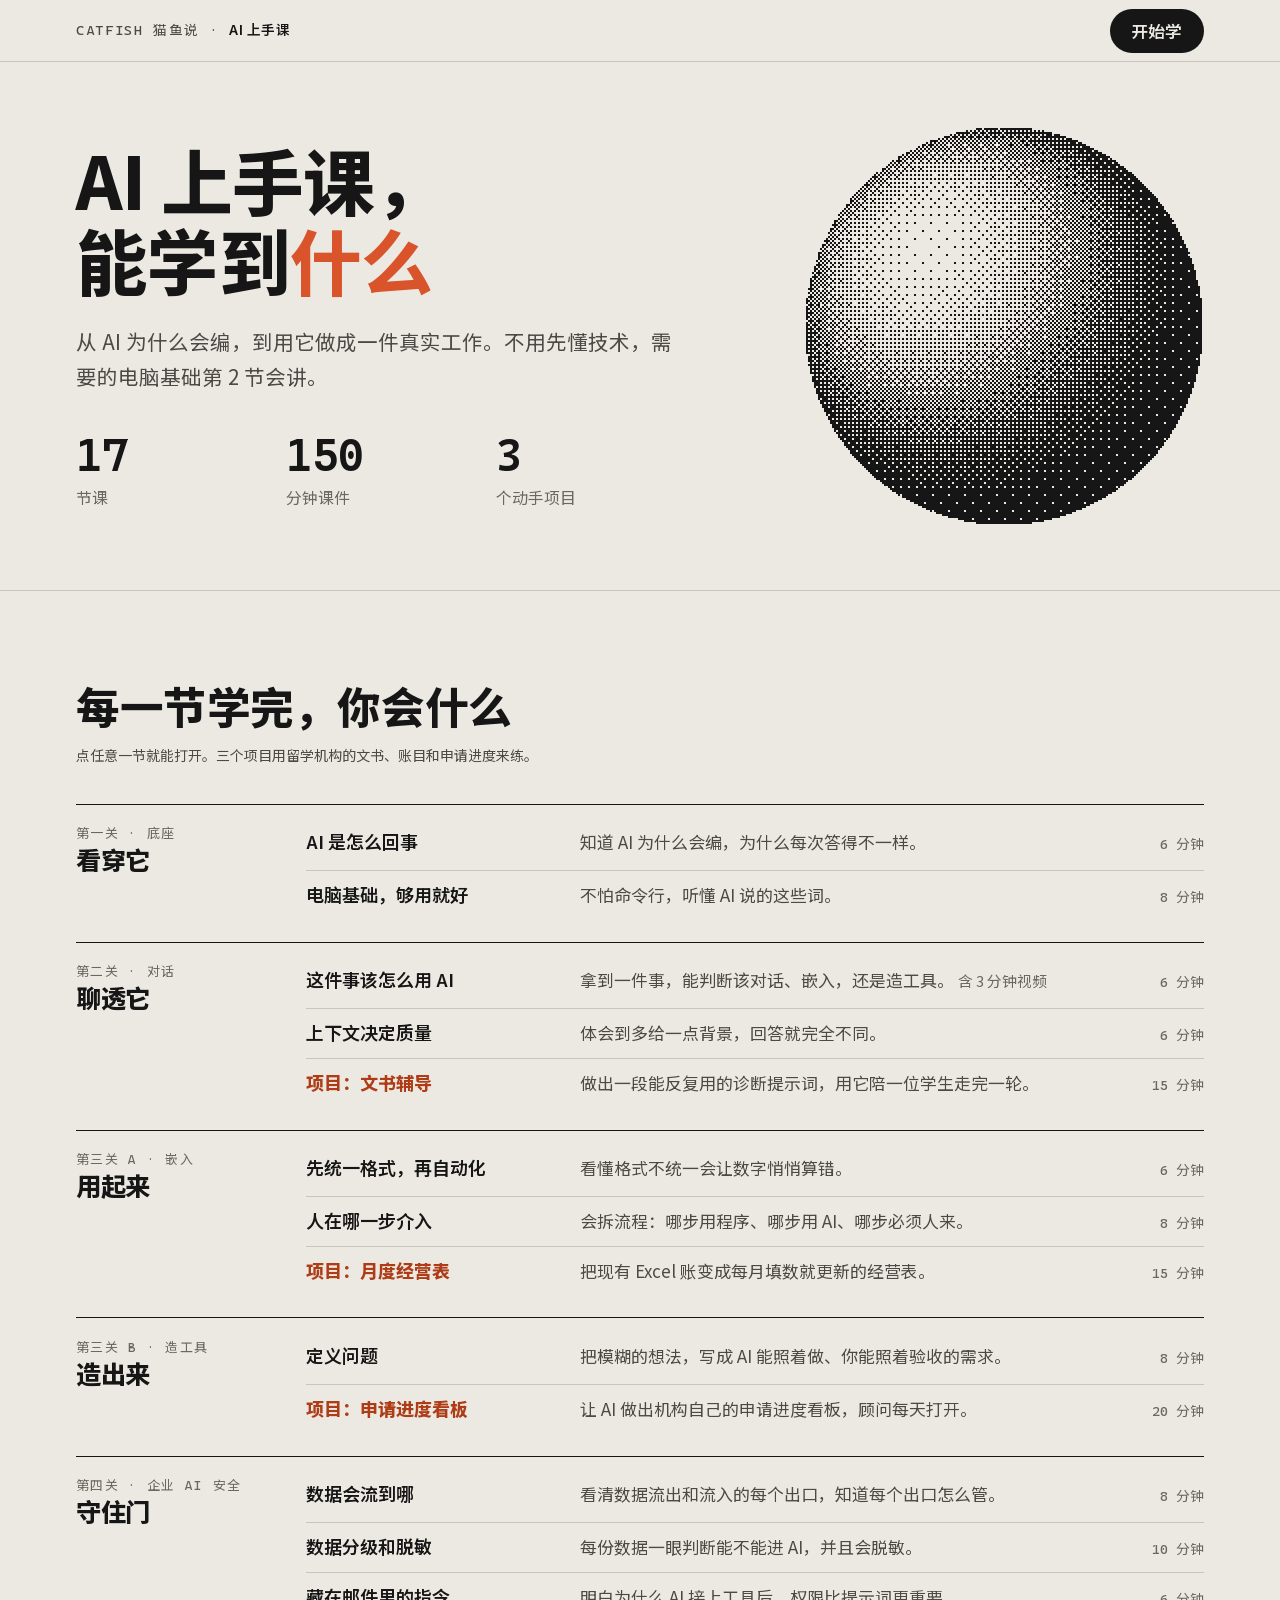
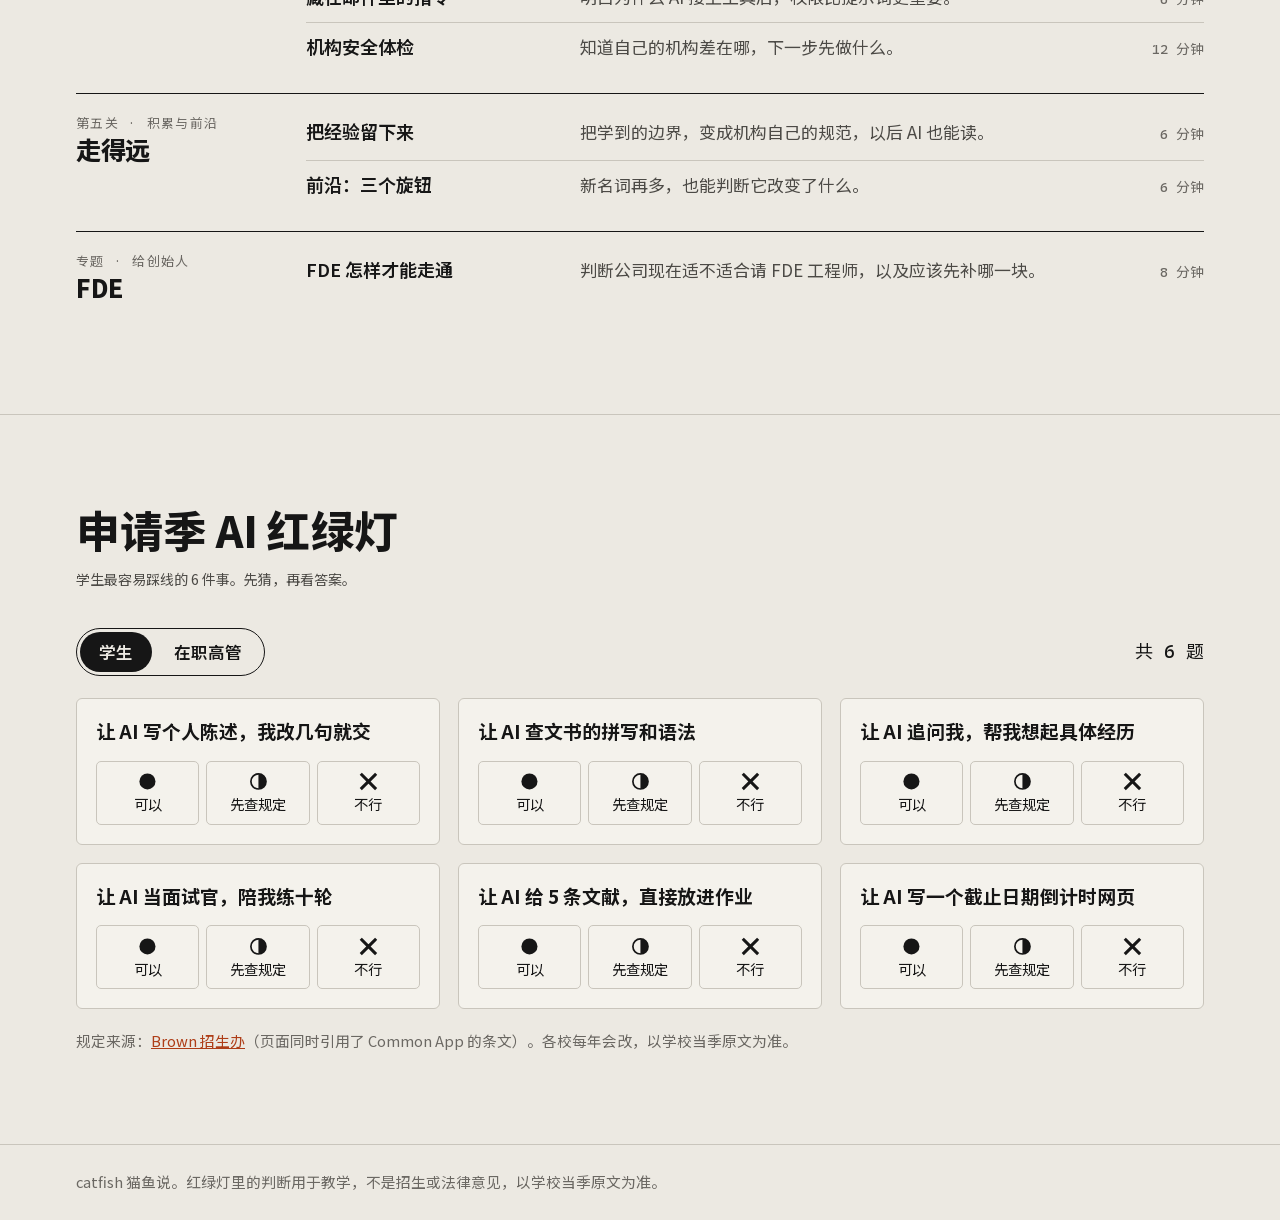
<file: ai-first/index.html>
<!doctype html><html lang="zh-CN"><head><meta charset="utf-8"><meta name="robots" content="noindex,nofollow"><link rel="icon" type="image/png" sizes="32x32" href="/assets/icon-32.png"><link rel="apple-touch-icon" href="/assets/apple-touch-icon.png"><meta name="viewport" content="width=device-width,initial-scale=1,viewport-fit=cover"><style>:root{color-scheme:light;padding-top:env(safe-area-inset-top,0px);padding-bottom:env(safe-area-inset-bottom,0px)}body{margin:0;font:14px system-ui,sans-serif}img{max-width:100%}[hidden]{display:none!important}</style></head><body>
<title>AI 上手课</title>
<style>
/* 课程介绍页：一个大圆窗 + 一张可点的课程表。纸白、墨黑、鲇鱼橙。 */
:root{--paper:#ECE9E2;--paper2:#F4F2EC;--ink:#161616;--ink2:#4C4A46;--ink3:#6B6863;--line:#C9C5BC;--acc:#D9542B;--acct:#AE3D17;--onacc:#FFFFFF;--sans:"CF Sans","Noto Sans SC","PingFang SC","Microsoft YaHei",system-ui,sans-serif;--mono:"CF Mono","Cascadia Mono",ui-monospace,Consolas,"CF Sans","Microsoft YaHei",monospace;--ease:cubic-bezier(.2,.8,.2,1)}
@media (prefers-color-scheme:dark){:root:not([data-theme="light"]){--paper:#161616;--paper2:#201F1D;--ink:#ECE9E2;--ink2:#C4C0B8;--ink3:#A09C95;--line:#3B3936;--acc:#E8683F;--acct:#F08A66;--onacc:#161616;color-scheme:dark}}
:root[data-theme="dark"]{--paper:#161616;--paper2:#201F1D;--ink:#ECE9E2;--ink2:#C4C0B8;--ink3:#A09C95;--line:#3B3936;--acc:#E8683F;--acct:#F08A66;--onacc:#161616;color-scheme:dark}
*{box-sizing:border-box}
html{font-size:18px;scroll-behavior:smooth}
body{background:var(--paper);color:var(--ink);font-family:var(--sans);line-height:1.7}
h1,h2,h3,p,dl,dd{margin:0}
h1,h2,h3{text-wrap:balance;font-weight:800;line-height:1.2;letter-spacing:-.01em}
button{font:inherit;color:inherit;background:none;border:0;padding:0;cursor:pointer}
a{color:var(--acct)}
:focus-visible{outline:3px solid var(--acc);outline-offset:2px}
.wrap{max-width:1160px;margin-inline:auto;padding-left:max(16px,env(safe-area-inset-left,0px));padding-right:max(16px,env(safe-area-inset-right,0px))}
section{padding-block:clamp(3rem,7vw,5.5rem);border-top:1px solid var(--line)}
.shead{display:grid;gap:.6rem;margin-bottom:2rem;max-width:44rem}
.shead h2{font-size:clamp(1.65rem,3.4vw,2.5rem)}
.shead p{color:var(--ink2)}

#top{position:sticky;top:env(safe-area-inset-top,0px);z-index:20;background:var(--paper);border-bottom:1px solid var(--line)}
#top .wrap{display:flex;align-items:center;justify-content:space-between;gap:1rem;min-height:3.4rem;padding-block:.4rem}
.brand{font-family:var(--mono);font-size:.76rem;letter-spacing:.12em;color:var(--ink2);white-space:nowrap}
.brand b{font-family:var(--sans);font-weight:600;color:var(--ink);letter-spacing:.04em}
.go{display:inline-flex;align-items:center;min-height:44px;padding-inline:1.2rem;border-radius:999px;background:var(--ink);color:var(--paper);font-size:.92rem;font-weight:600;text-decoration:none;white-space:nowrap;transition:background .2s,color .2s}
.go:hover{background:var(--acc);color:var(--onacc)}

.hero{border-top:0;padding-block:clamp(2.2rem,5vw,4rem)}
.hero .wrap{display:grid;grid-template-columns:minmax(0,1.35fr) minmax(0,.8fr);gap:clamp(1.5rem,4vw,3.5rem);align-items:center}
.hero h1{font-size:clamp(2.3rem,5.6vw,4.3rem);line-height:1.12}
.hero h1 em{font-style:normal;color:var(--acc)}
.hero .lead{margin-top:1.3rem;font-size:1.14rem;color:var(--ink2);max-width:34rem}
.hero canvas{display:block;width:100%;max-width:400px;aspect-ratio:1;margin-inline:auto;image-rendering:pixelated;touch-action:pan-y}
.facts{display:grid;grid-template-columns:repeat(3,minmax(0,1fr));gap:1rem;margin-top:2rem;max-width:34rem}
.facts dt{font-family:var(--mono);font-size:clamp(1.7rem,3.6vw,2.5rem);font-weight:600;line-height:1.1;font-variant-numeric:tabular-nums}
.facts dd{font-size:.88rem;color:var(--ink3);margin-top:.25rem}

.mod{display:grid;grid-template-columns:minmax(0,11rem) minmax(0,1fr);gap:clamp(.6rem,2.5vw,2rem);padding-block:1.2rem;border-top:1.5px solid var(--ink);align-items:start}
.mod h3{font-size:1.4rem}
.mod h3 small{display:block;font-family:var(--mono);font-size:.72rem;letter-spacing:.1em;font-weight:400;color:var(--ink3);margin-bottom:.2rem}
.les{display:grid;min-width:0}
.les a{display:grid;grid-template-columns:minmax(0,14rem) minmax(0,1fr) 3.8rem;gap:.2rem 1.2rem;min-height:44px;padding-block:.6rem;border-top:1px solid var(--line);color:var(--ink);text-decoration:none;align-items:baseline;transition:color .2s}
.les a:first-child{border-top:0;padding-top:.15rem}
.les b{font-weight:600;font-size:1rem;line-height:1.5}
.les a.pj b{font-weight:800;color:var(--acct)}
.les a:hover b{color:var(--acct);text-decoration:underline;text-underline-offset:.2em}
.les .goal{font-size:.94rem;line-height:1.6;color:var(--ink2)}
.les .goal em{font-style:normal;font-size:.82rem;color:var(--ink3);white-space:nowrap}
.les .min{font-family:var(--mono);font-size:.76rem;color:var(--ink3);text-align:right;white-space:nowrap}

.seg{display:flex;border:1.5px solid var(--ink);border-radius:999px;padding:3px;gap:3px}
.seg button{min-height:40px;padding-inline:1.05rem;border-radius:999px;font-size:.92rem;font-weight:600;white-space:nowrap;transition:background .25s,color .25s}
.seg button[aria-pressed="true"]{background:var(--ink);color:var(--paper)}
.lhead{display:flex;justify-content:space-between;align-items:center;gap:1rem;flex-wrap:wrap;margin-bottom:1.25rem}
.score{font-family:var(--mono);font-size:1rem;font-variant-numeric:tabular-nums}
.lights{display:grid;grid-template-columns:repeat(3,minmax(0,1fr));gap:1rem}
.lt{background:var(--paper2);border:1px solid var(--line);border-radius:6px;padding:1.05rem;display:flex;flex-direction:column;gap:.85rem;min-width:0}
.lt .q{font-weight:700;font-size:1.05rem;line-height:1.45;flex:1}
.opts{display:grid;grid-template-columns:repeat(3,minmax(0,1fr));gap:.4rem}
.opts button{min-height:64px;padding:.45rem .15rem;border:1.5px solid var(--line);border-radius:5px;display:flex;flex-direction:column;gap:.3rem;align-items:center;justify-content:center;font-size:.8rem;line-height:1.2;transition:border-color .2s,background .2s,transform .2s var(--ease)}
.opts button:hover:not([disabled]){border-color:var(--ink);transform:translateY(-2px)}
.opts button[disabled]{cursor:default;color:var(--ink3)}
.opts button.right{background:var(--ink);border-color:var(--ink);color:var(--paper)}
.opts button.right.no{background:var(--acc);border-color:var(--acc);color:var(--onacc)}
.opts button.wrong{border-color:var(--acc);color:var(--acct);border-style:dashed}
.ic{width:1.05rem;height:1.05rem;display:block}
.why{font-size:.9rem;color:var(--ink2);line-height:1.6;animation:sw .4s var(--ease)}
.why b{color:var(--ink)}
@keyframes sw{from{opacity:.15;transform:translateY(6px)}to{opacity:1;transform:none}}
.srcs{margin-top:1.1rem;font-size:.82rem;color:var(--ink3)}
footer{border-top:1px solid var(--line);padding-block:1.4rem;font-size:.82rem;color:var(--ink3)}

@media (max-width:900px){
 .mod{grid-template-columns:minmax(0,1fr)}
 .lights{grid-template-columns:repeat(2,minmax(0,1fr))}
}
@media (max-width:620px){
 html{font-size:17px}
 .brand span{display:none}
 .hero .wrap{grid-template-columns:minmax(0,1fr)}
 .hero canvas{max-width:230px;grid-row:1}
 .facts dd{font-size:.8rem}
 .lights{grid-template-columns:minmax(0,1fr)}
 .les a{grid-template-columns:minmax(0,1fr) auto}
 .les .goal{grid-column:1/-1;grid-row:2}
}
@media (prefers-reduced-motion:reduce){*{animation:none!important;transition:none!important}html{scroll-behavior:auto}}

@font-face{font-family:'CF Sans';font-weight:100 900;font-display:swap;src:url([data-uri]) format('woff2')}
@font-face{font-family:'CF Mono';font-weight:200 700;font-display:swap;src:url([data-uri]) format('woff2')}
</style>
<div id="top"><div class="wrap"><div class="brand"><span>CATFISH 猫鱼说 · </span><b>AI 上手课</b></div><a class="go" data-site href="#">开始学</a></div></div>
<main>
<section class="hero"><div class="wrap"><div><h1>AI 上手课，<br>能学到<em>什么</em></h1><p class="lead">从 AI 为什么会编，到用它做成一件真实工作。不用先懂技术，需要的电脑基础第 2 节会讲。</p><dl class="facts"><div><dt>17</dt><dd>节课</dd></div><div><dt>150</dt><dd>分钟课件</dd></div><div><dt>3</dt><dd>个动手项目</dd></div></dl></div><canvas id="orb" aria-hidden="true"></canvas></div></section>
<section><div class="wrap"><div class="shead"><h2>每一节学完，你会什么</h2><p>点任意一节就能打开。三个项目用留学机构的文书、账目和申请进度来练。</p></div><div id="mods"></div></div></section>
<section><div class="wrap"><div class="shead"><h2 id="ltT"></h2><p id="ltP"></p></div><div class="lhead"><div class="seg" role="group" aria-label="切换人群"><button type="button" data-w="stu" aria-pressed="true">学生</button><button type="button" data-w="exe" aria-pressed="false">在职高管</button></div><div class="score" id="score" role="status"></div></div><div class="lights" id="lights"></div><p class="srcs" id="srcs"></p></div></section>
</main>
<footer><div class="wrap">catfish 猫鱼说。红绿灯里的判断用于教学，不是招生或法律意见，以学校当季原文为准。</div></footer>

<script>window.SITE_URL='course/';</script>
<script>
(function(){
const $=s=>document.querySelector(s);
const SITE=window.SITE_URL||'AI上手实训_离线版.html';
const MODS=[
 ['第一关','看穿它','底座',[['ai','AI 是怎么回事',6,'知道 AI 为什么会编，为什么每次答得不一样。'],['pc','电脑基础，够用就好',8,'不怕命令行，听懂 AI 说的这些词。']]],
 ['第二关','聊透它','对话',[['route','这件事该怎么用 AI',6,'拿到一件事，能判断该对话、嵌入，还是造工具。','含 3 分钟视频'],['ctx','上下文决定质量',6,'体会到多给一点背景，回答就完全不同。'],['essay','项目：文书辅导',15,'做出一段能反复用的诊断提示词，用它陪一位学生走完一轮。']]],
 ['第三关 A','用起来','嵌入',[['format','先统一格式，再自动化',6,'看懂格式不统一会让数字悄悄算错。'],['loop','人在哪一步介入',8,'会拆流程：哪步用程序、哪步用 AI、哪步必须人来。'],['ledger','项目：月度经营表',15,'把现有 Excel 账变成每月填数就更新的经营表。']]],
 ['第三关 B','造出来','造工具',[['spec','定义问题',8,'把模糊的想法，写成 AI 能照着做、你能照着验收的需求。'],['board','项目：申请进度看板',20,'让 AI 做出机构自己的申请进度看板，顾问每天打开。']]],
 ['第四关','守住门','企业 AI 安全',[['dataflow','数据会流到哪',8,'看清数据流出和流入的每个出口，知道每个出口怎么管。'],['tier','数据分级和脱敏',10,'每份数据一眼判断能不能进 AI，并且会脱敏。'],['inject','藏在邮件里的指令',6,'明白为什么 AI 接上工具后，权限比提示词更重要。'],['audit','机构安全体检',12,'知道自己的机构差在哪，下一步先做什么。']]],
 ['第五关','走得远','积累与前沿',[['policy','把经验留下来',6,'把学到的边界，变成机构自己的规范，以后 AI 也能读。'],['frontier','前沿：三个旋钮',6,'新名词再多，也能判断它改变了什么。']]],
 ['专题','FDE','给创始人',[['fde','FDE 怎样才能走通',8,'判断公司现在适不适合请 FDE 工程师，以及应该先补哪一块。']]]
];
const A={
 stu:{
  lt:'申请季 AI 红绿灯',ltp:'学生最容易踩线的 6 件事。先猜，再看答案。',
  q:[
   ['让 AI 写个人陈述，我改几句就交','n','Common App 把提交 AI 生成的实质内容列入欺诈，和抄袭写在同一条。'],
   ['让 AI 查文书的拼写和语法','y','Brown 禁止申请内容使用 AI，但放行拼写语法检查。提交前再看一眼目标学校的规定。'],
   ['让 AI 追问我，帮我想起具体经历','c','各校差得很远。Brown 不允许在申请内容上用 AI，别的学校可能宽一些。先查目标学校。'],
   ['让 AI 当面试官，陪我练十轮','y','练习不提交任何内容，面试时说的是你自己的话。别背 AI 写的稿子。'],
   ['让 AI 给 5 条文献，直接放进作业','n','AI 会编出看着很真的引用。每条查到原文才能用。'],
   ['让 AI 写一个截止日期倒计时网页','y','工具不进申请材料，写好以后也不用 AI。']],
  src:'规定来源：<a href="https://admission.brown.edu/apply/how-apply/integrity-application-process" target="_blank" rel="noopener">Brown 招生办</a>（页面同时引用了 Common App 的条文）。各校每年会改，以学校当季原文为准。'
 },
 exe:{
  lt:'高管版 AI 红绿灯',ltp:'一半关于公司数据，一半关于 MBA 申请。先猜，再看答案。',
  q:[
   ['把公司报表原样贴进免费 AI','n','数据离开了公司，怎么保存、怎么使用由平台条款决定。先分级、脱敏。'],
   ['客户名和金额换成代号，再让 AI 看结构','c','风险小很多，但公司的规定优先。先确认公司是否允许。'],
   ['让 AI 写 MBA 文书初稿，我润色后交','n','Stanford GSB 把让工具代写文书列为违规，Columbia 禁止用工具生成完整答案。'],
   ['用 AI 帮文书想思路','c','各校不同。HBS 允许但要申报用途，Kellogg 要求注明工具，Wharton 可能用 AI 筛查。'],
   ['让 AI 写脚本，每周自动汇总销售表','y','脚本写好不再用 AI，同一张表每次算出同一个数。公司数据的规矩照样要守。'],
   ['让 AI 写面试稿，背熟去讲','n','Yale SOM 对用 AI 准备口述内容的回答是 “in a word: don’t”。可以让它当面试官追问你。']],
  src:'MBA 各校规定转引自 <a href="https://poetsandquants.com/2026/05/26/the-mba-applicants-guide-to-ai-in-2026-whats-allowed-whats-risky-and-what-to-avoid/" target="_blank" rel="noopener">Poets&amp;Quants 2026 年 5 月整理</a>。各校每年会改，以学校当季原文为准。'
 }
};
const IC={
 y:'<svg class="ic" viewBox="0 0 20 20" aria-hidden="true"><circle cx="10" cy="10" r="8.5" fill="currentColor"/></svg>',
 c:'<svg class="ic" viewBox="0 0 20 20" aria-hidden="true"><circle cx="10" cy="10" r="8" fill="none" stroke="currentColor" stroke-width="1.8"/><path d="M10 2a8 8 0 0 1 0 16z" fill="currentColor"/></svg>',
 n:'<svg class="ic" viewBox="0 0 20 20" aria-hidden="true"><path d="M3 3l14 14M17 3L3 17" stroke="currentColor" stroke-width="3.2" stroke-linecap="square" fill="none"/></svg>'
};
const OPT={y:'可以',c:'先查规定',n:'不行'};
let who='stu';const ans={stu:{},exe:{}};
const REDUCE=matchMedia('(prefers-reduced-motion:reduce)').matches;

/* 圆窗：逐像素算球面光照，再用 8x8 Bayer 抖动成两色 */
const BAY=[0,48,12,60,3,51,15,63,32,16,44,28,35,19,47,31,8,56,4,52,11,59,7,55,40,24,36,20,43,27,39,23,2,50,14,62,1,49,13,61,34,18,46,30,33,17,45,29,10,58,6,54,9,57,5,53,42,26,38,22,41,25,37,21].map(v=>(v+.5)/64);
function rgb(n){const v=getComputedStyle(document.documentElement).getPropertyValue(n).trim().replace('#','');return[0,2,4].map(i=>parseInt(v.slice(i,i+2),16))}
function orb(cv,lx,ly){
 const n=cv.width,c=cv.getContext('2d'),im=c.createImageData(n,n),d=im.data,ink=rgb('--ink'),pap=rgb('--paper'),r=n/2-.5;
 const l=Math.hypot(lx,ly,.8),Lx=lx/l,Ly=ly/l,Lz=.8/l;
 for(let y=0,i=0;y<n;y++)for(let x=0;x<n;x++,i+=4){
  const X=(x-r)/r,Y=(y-r)/r,q=X*X+Y*Y;
  if(q>1){d[i+3]=0;continue}
  const Z=Math.sqrt(1-q);let v=Math.max(0,X*Lx+Y*Ly+Z*Lz);v=v*v*.95+.03;
  const col=v>BAY[(y&7)*8+(x&7)]?pap:ink;
  d[i]=col[0];d[i+1]=col[1];d[i+2]=col[2];d[i+3]=255;
 }
 c.putImageData(im,0,0);
}
const big=$('#orb');
big.width=big.height=200;
let lx=-.5,ly=-.55,tx=-.5,ty=-.55,touched=0;
const t0=performance.now();
function tick(now){
 if(!touched){tx=-.5+Math.sin((now-t0)/2600)*.28;ty=-.55+Math.cos((now-t0)/3400)*.2}
 lx+=(tx-lx)*.14;ly+=(ty-ly)*.14;
 if(big.getBoundingClientRect().bottom>0)orb(big,lx,ly);
 setTimeout(()=>requestAnimationFrame(tick),60);
}
addEventListener('pointermove',e=>{const b=big.getBoundingClientRect();touched=1;tx=Math.max(-1.3,Math.min(1.3,(e.clientX-b.left-b.width/2)/(b.width/2)));ty=Math.max(-1.3,Math.min(1.3,(e.clientY-b.top-b.height/2)/(b.height/2)))},{passive:true});

$('#mods').innerHTML=MODS.map(m=>'<div class="mod"><h3><small>'+m[0]+' · '+m[2]+'</small>'+m[1]+'</h3><div class="les">'+m[3].map(l=>'<a class="'+(l[1].indexOf('项目')===0?'pj':'')+'" href="'+SITE+'#'+l[0]+'"><b>'+l[1]+'</b><span class="goal">'+l[3]+(l[4]?' <em>'+l[4]+'</em>':'')+'</span><span class="min">'+l[2]+' 分钟</span></a>').join('')+'</div></div>').join('');
document.querySelectorAll('[data-site]').forEach(a=>a.href=SITE);
function lights(){
 const a=A[who],m=ans[who],box=$('#lights');
 $('#ltT').textContent=a.lt;$('#ltP').textContent=a.ltp;$('#srcs').innerHTML=a.src;
 box.innerHTML='';
 a.q.forEach((q,i)=>{
  const g=m[i],el=document.createElement('article');el.className='lt';
  let h='<p class="q">'+q[0]+'</p><div class="opts" role="group" aria-label="选择答案">';
  ['y','c','n'].forEach(k=>{
   const right=g&&k===q[1],wrong=g===k&&k!==q[1];
   h+='<button type="button" data-k="'+k+'" aria-pressed="'+(g===k)+'"'+(g?' disabled':'')+' class="'+(right?'right'+(k==='n'?' no':''):wrong?'wrong':'')+'">'+IC[k]+'<span>'+OPT[k]+'</span></button>';
  });
  h+='</div>';
  if(g)h+='<p class="why"><b>'+(g===q[1]?'猜对了。':'答案是“'+OPT[q[1]]+'”。')+'</b>'+q[2]+'</p>';
  el.innerHTML=h;
  el.querySelectorAll('button').forEach(b=>b.onclick=()=>{m[i]=b.dataset.k;lights()});
  box.append(el);
 });
 const n=Object.keys(m).length,ok=a.q.filter((q,i)=>m[i]===q[1]).length;
 $('#score').textContent=n?'猜对 '+ok+' / 已答 '+n:'共 '+a.q.length+' 题';
}
document.querySelectorAll('.seg button').forEach(b=>b.onclick=()=>{who=b.dataset.w;document.querySelectorAll('.seg button').forEach(x=>x.setAttribute('aria-pressed',x===b));lights()});
lights();
orb(big,lx,ly);
if(!REDUCE)requestAnimationFrame(tick);

})();
</script>
</body></html>
</file>
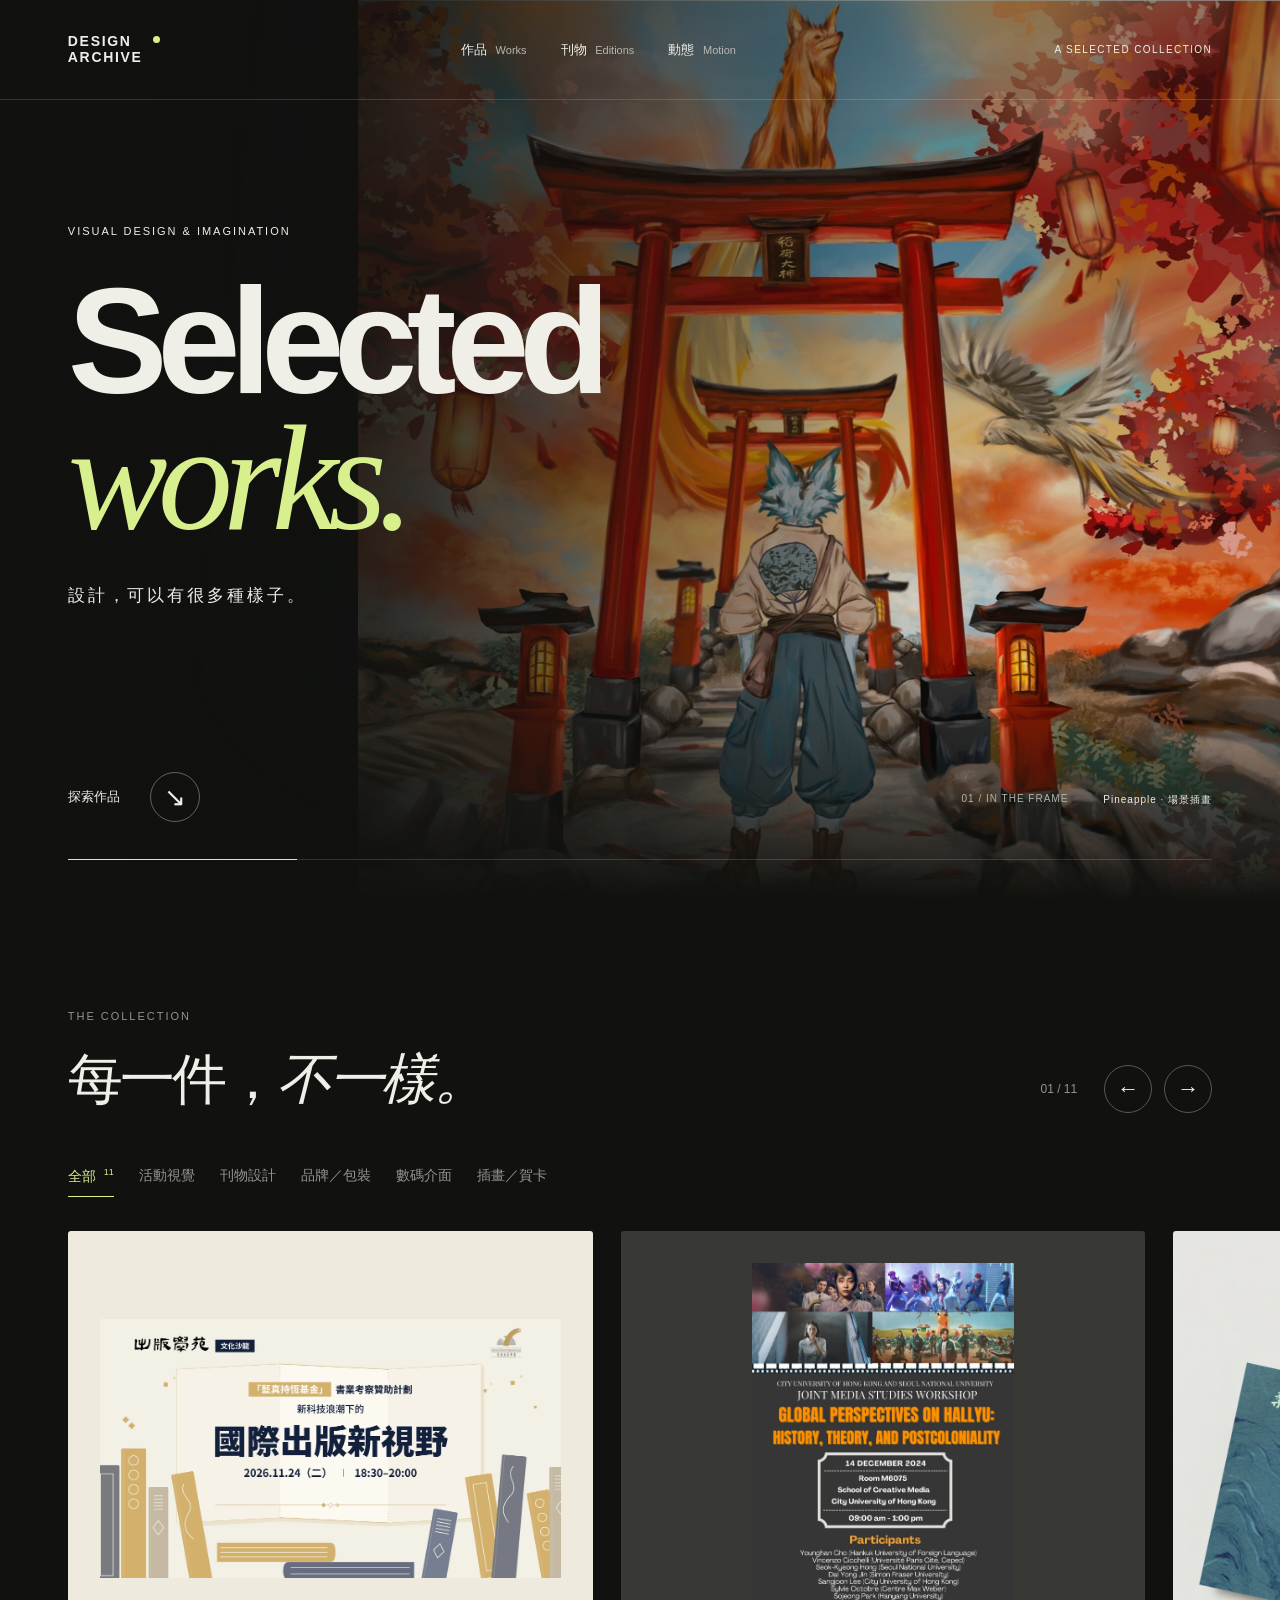
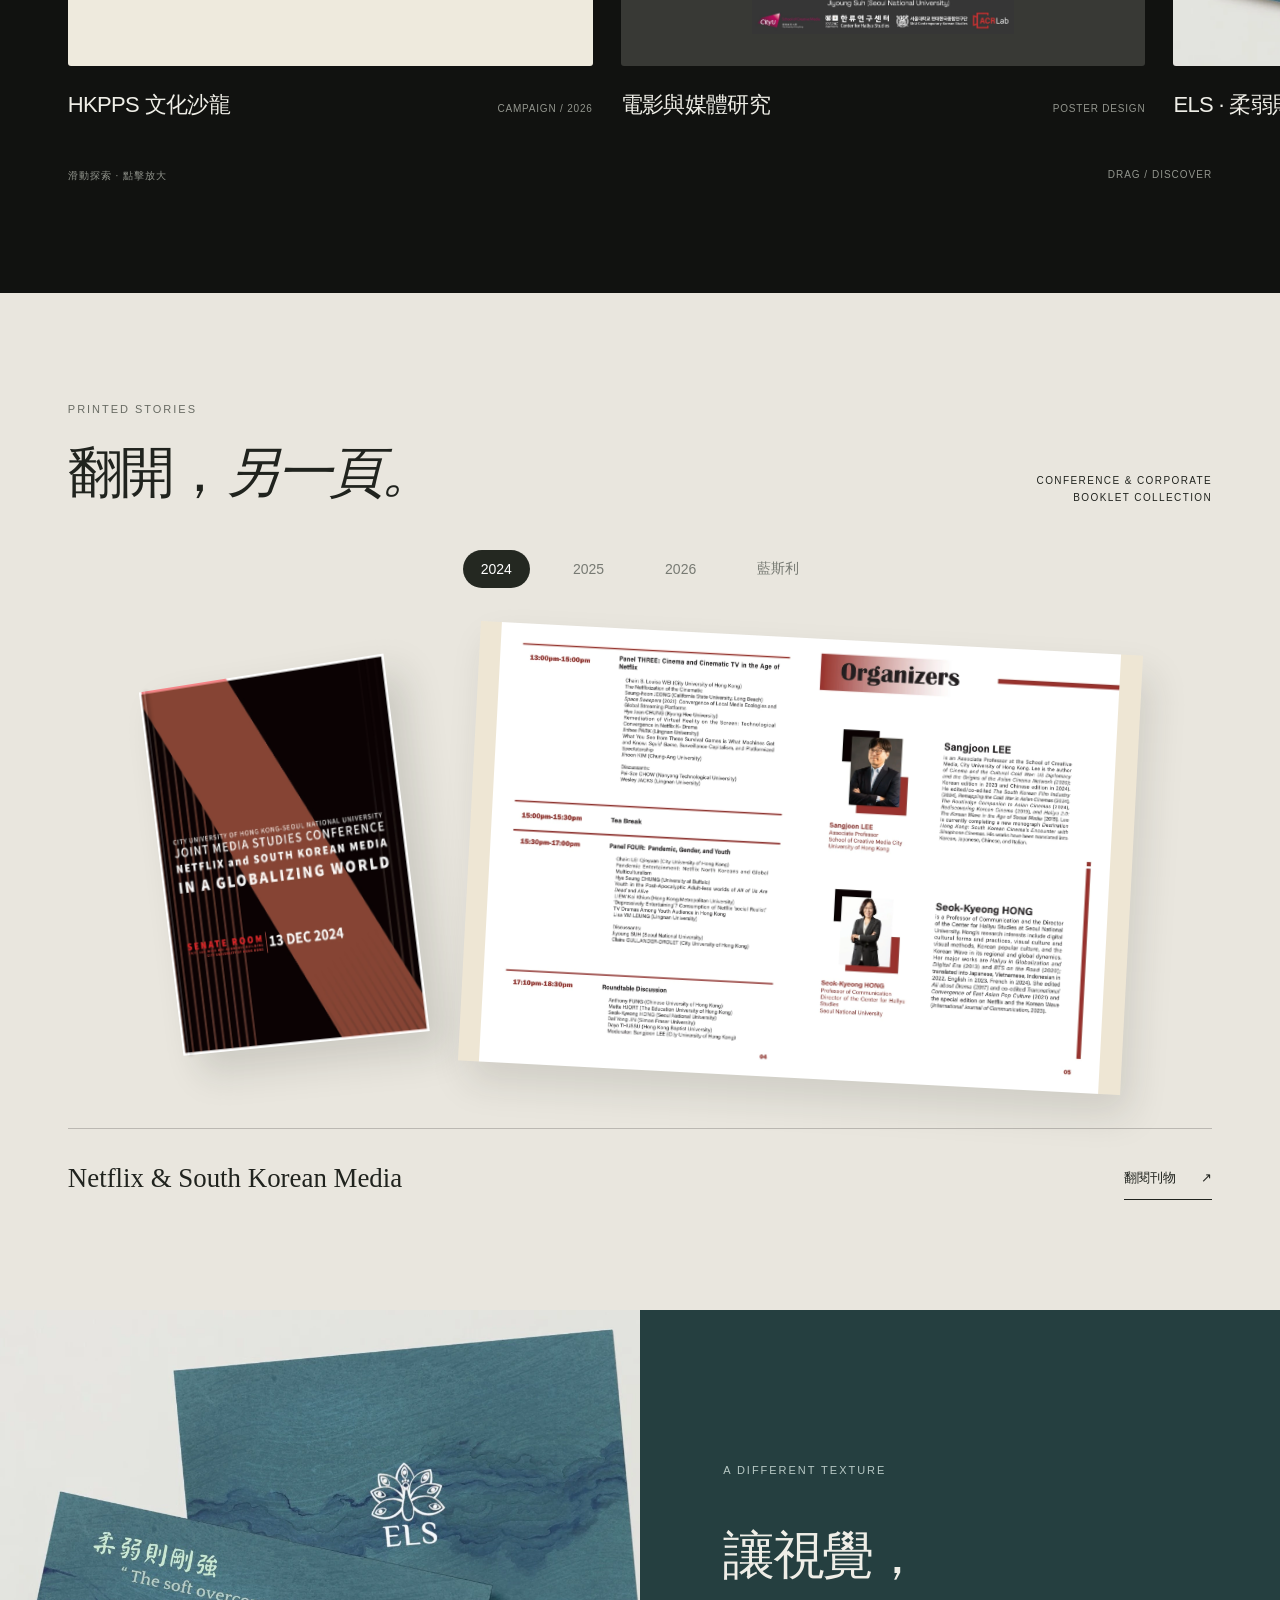
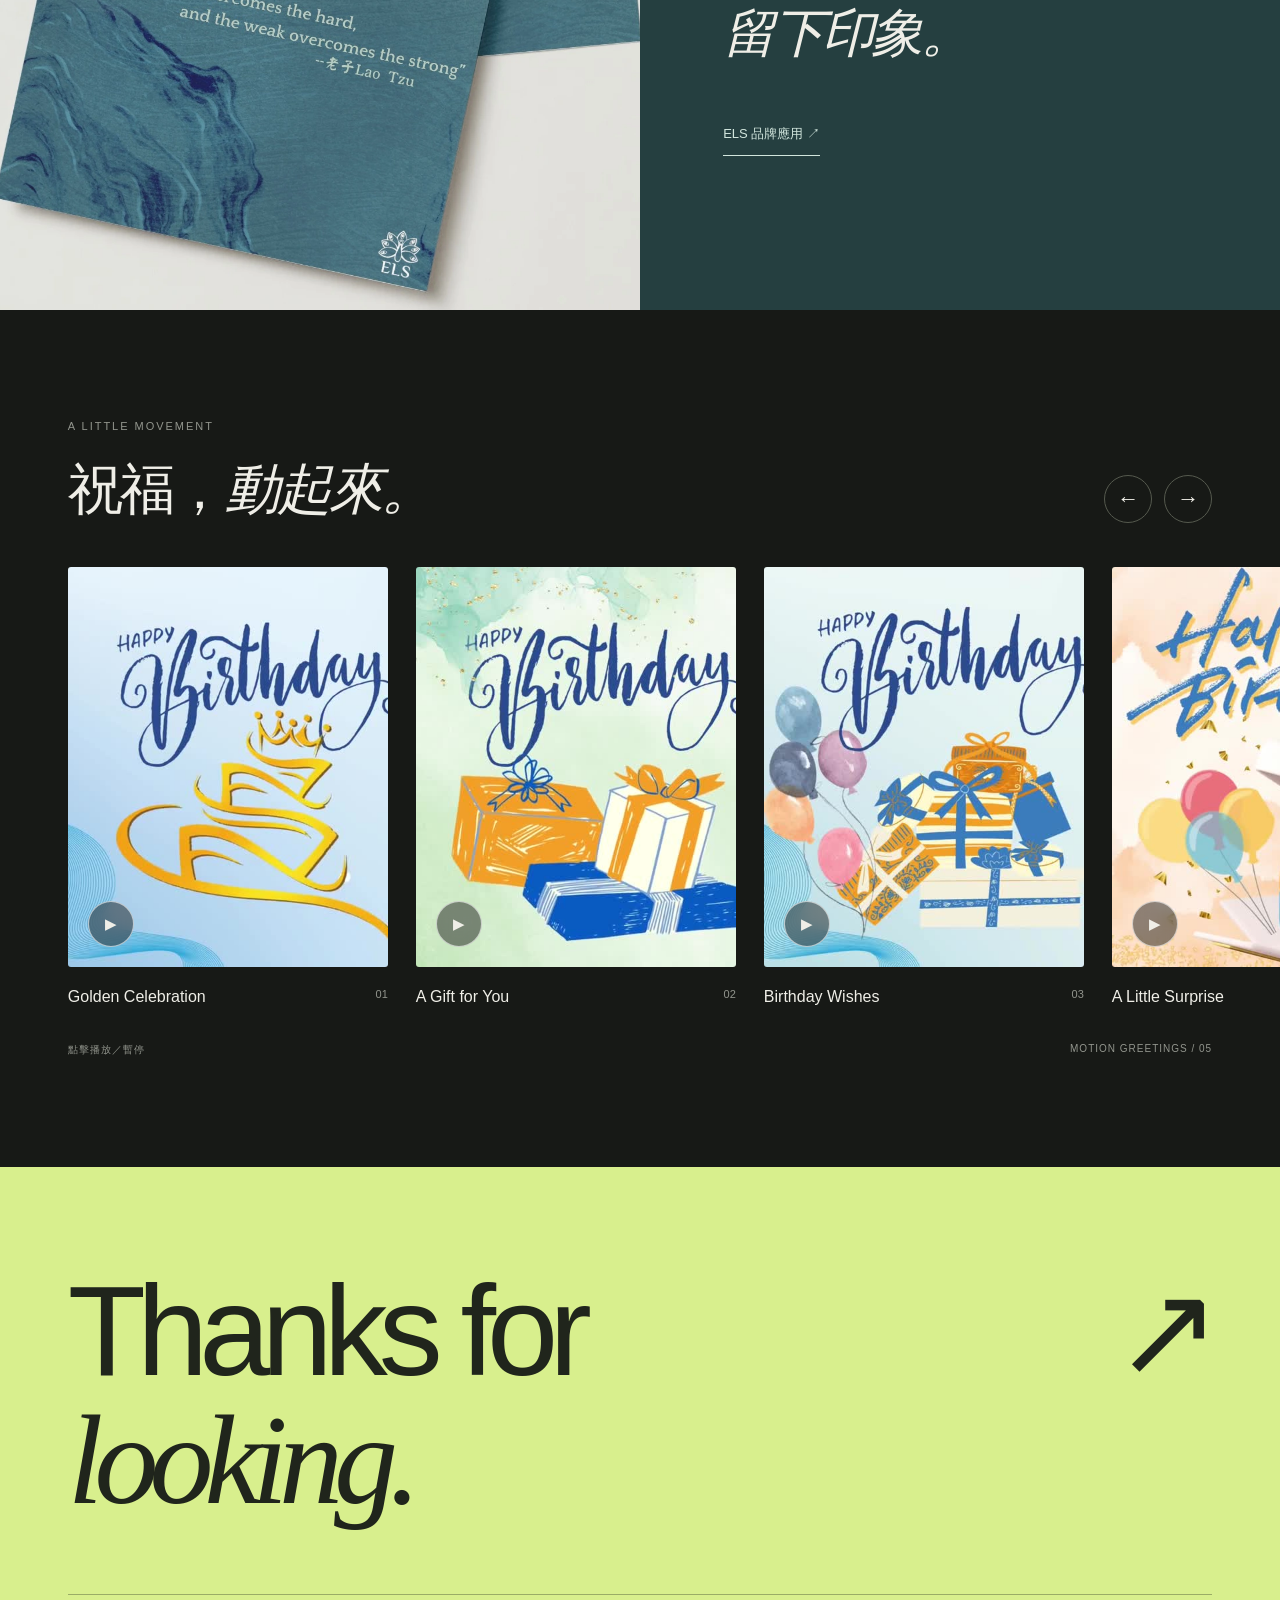
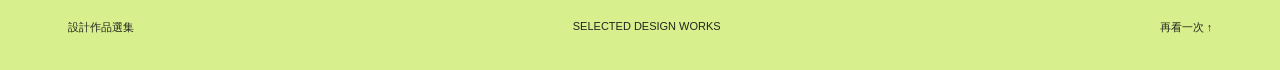
<file: jeannie-portfolio/index.html>
<!doctype html><html lang="zh-Hant"><head><meta charset="utf-8"><meta name="viewport" content="width=device-width,initial-scale=1"><meta name="theme-color" content="#111210"><meta name="description" content="設計作品選集：活動視覺、刊物、品牌包裝、介面及插畫。"><title>Selected Works · 設計作品集</title><link rel="stylesheet" href="style.css"></head><body>
<header class="nav"><a class="wordmark" href="#">DESIGN<span>ARCHIVE</span><i></i></a><nav aria-label="主導覽"><a href="#work">作品 <span>Works</span></a><a href="#editorial">刊物 <span>Editions</span></a><a href="#motion">動態 <span>Motion</span></a></nav><span class="nav-note">A SELECTED COLLECTION</span></header>
<main><section class="hero" aria-label="設計作品集"><div class="hero-art"><img src="assets/hero.webp" alt="Pineapple 角色站在鳥居與秋色山林之間的場景插畫" fetchpriority="high"></div><div class="hero-shade"></div><div class="hero-heading"><span class="eyebrow">VISUAL DESIGN & IMAGINATION</span><h1>Selected<br><em>works.</em></h1><p>設計，可以有很多種樣子。</p></div><a class="hero-explore" href="#work"><span>探索作品</span><span class="circle">↘</span></a><div class="hero-credit"><span>01 / IN THE FRAME</span><span>Pineapple · 場景插畫</span></div><div class="scroll-line"></div></section>
<section class="work section" id="work"><div class="section-heading"><div><span class="eyebrow">THE COLLECTION</span><h2>每一件，<em>不一樣。</em></h2></div><div class="rail-controls"><span id="project-count">01 / 11</span><button class="arrow" data-rail="projects" data-dir="-1" aria-label="上一個作品">←</button><button class="arrow" data-rail="projects" data-dir="1" aria-label="下一個作品">→</button></div></div><div class="filters" role="group" aria-label="作品分類"><button class="active" data-filter="all" aria-pressed="true">全部 <sup>11</sup></button><button data-filter="campaign" aria-pressed="false">活動視覺</button><button data-filter="editorial" aria-pressed="false">刊物設計</button><button data-filter="brand" aria-pressed="false">品牌／包裝</button><button data-filter="digital" aria-pressed="false">數碼介面</button><button data-filter="illustration" aria-pressed="false">插畫／賀卡</button></div><div class="project-rail" id="projects" aria-label="作品滑片" tabindex="0"></div><div class="rail-hint"><span>滑動探索 · 點擊放大</span><span>DRAG / DISCOVER</span></div></section>
<section class="editorial section" id="editorial"><div class="section-heading"><div><span class="eyebrow">PRINTED STORIES</span><h2>翻開，<em>另一頁。</em></h2></div><span class="small-note">CONFERENCE & CORPORATE<br>BOOKLET COLLECTION</span></div><div class="edition-tabs" role="group" aria-label="選擇刊物"><button data-year="2024" class="active" aria-pressed="true">2024</button><button data-year="2025" aria-pressed="false">2025</button><button data-year="2026" aria-pressed="false">2026</button><button data-year="lansili" aria-pressed="false">藍斯利</button></div><div class="edition-stage"><button class="book-cover" id="book-cover" aria-label="打開 2024 刊物"><img id="edition-cover" src="assets/b2024_0.webp" alt="2024 會議刊物封面"><span class="book-spine"></span></button><button class="book-spread" id="book-spread" aria-label="放大 2024 刊物內頁"><img id="edition-spread" src="assets/b2024_2.webp" alt="2024 會議刊物內頁"></button></div><div class="edition-footer"><h3 id="edition-title">Netflix & South Korean Media</h3><button class="text-button" id="edition-open">翻閱刊物 <span>↗</span></button></div></section>
<section class="interlude"><img src="assets/els.webp" alt="ELS 青色紙張品牌應用" loading="lazy"><div><span class="eyebrow">A DIFFERENT TEXTURE</span><h2>讓視覺，<br><em>留下印象。</em></h2><button class="text-button" id="els-open">ELS 品牌應用 ↗</button></div></section>
<section class="motion section" id="motion"><div class="section-heading"><div><span class="eyebrow">A LITTLE MOVEMENT</span><h2>祝福，<em>動起來。</em></h2></div><div class="rail-controls"><button class="arrow" data-rail="motion-rail" data-dir="-1" aria-label="上一張動態賀卡">←</button><button class="arrow" data-rail="motion-rail" data-dir="1" aria-label="下一張動態賀卡">→</button></div></div><div class="motion-rail" id="motion-rail" tabindex="0" aria-label="動態賀卡滑片"></div><div class="rail-hint"><span>點擊播放／暫停</span><span>MOTION GREETINGS / 05</span></div></section>
<footer><a href="#" class="footer-title">Thanks for<br><em>looking.</em><span>↗</span></a><div><span>設計作品選集</span><span>SELECTED DESIGN WORKS</span><a href="#work">再看一次 ↑</a></div></footer></main>
<dialog id="viewer" aria-label="作品全屏檢視"><div class="viewer-header"><div><span id="viewer-category"></span><h2 id="viewer-title"></h2></div><button id="viewer-close" class="close" aria-label="關閉作品">✕</button></div><div class="viewer-stage"><button id="viewer-prev" class="arrow" aria-label="上一張圖片">←</button><img id="viewer-image" alt=""><button id="viewer-next" class="arrow" aria-label="下一張圖片">→</button></div><div class="viewer-bottom"><span id="viewer-counter"></span><div id="viewer-thumbs"></div><span class="viewer-tip">← → 切換　ESC 關閉</span></div></dialog>
<script src="app.js"></script></body></html>
</file>
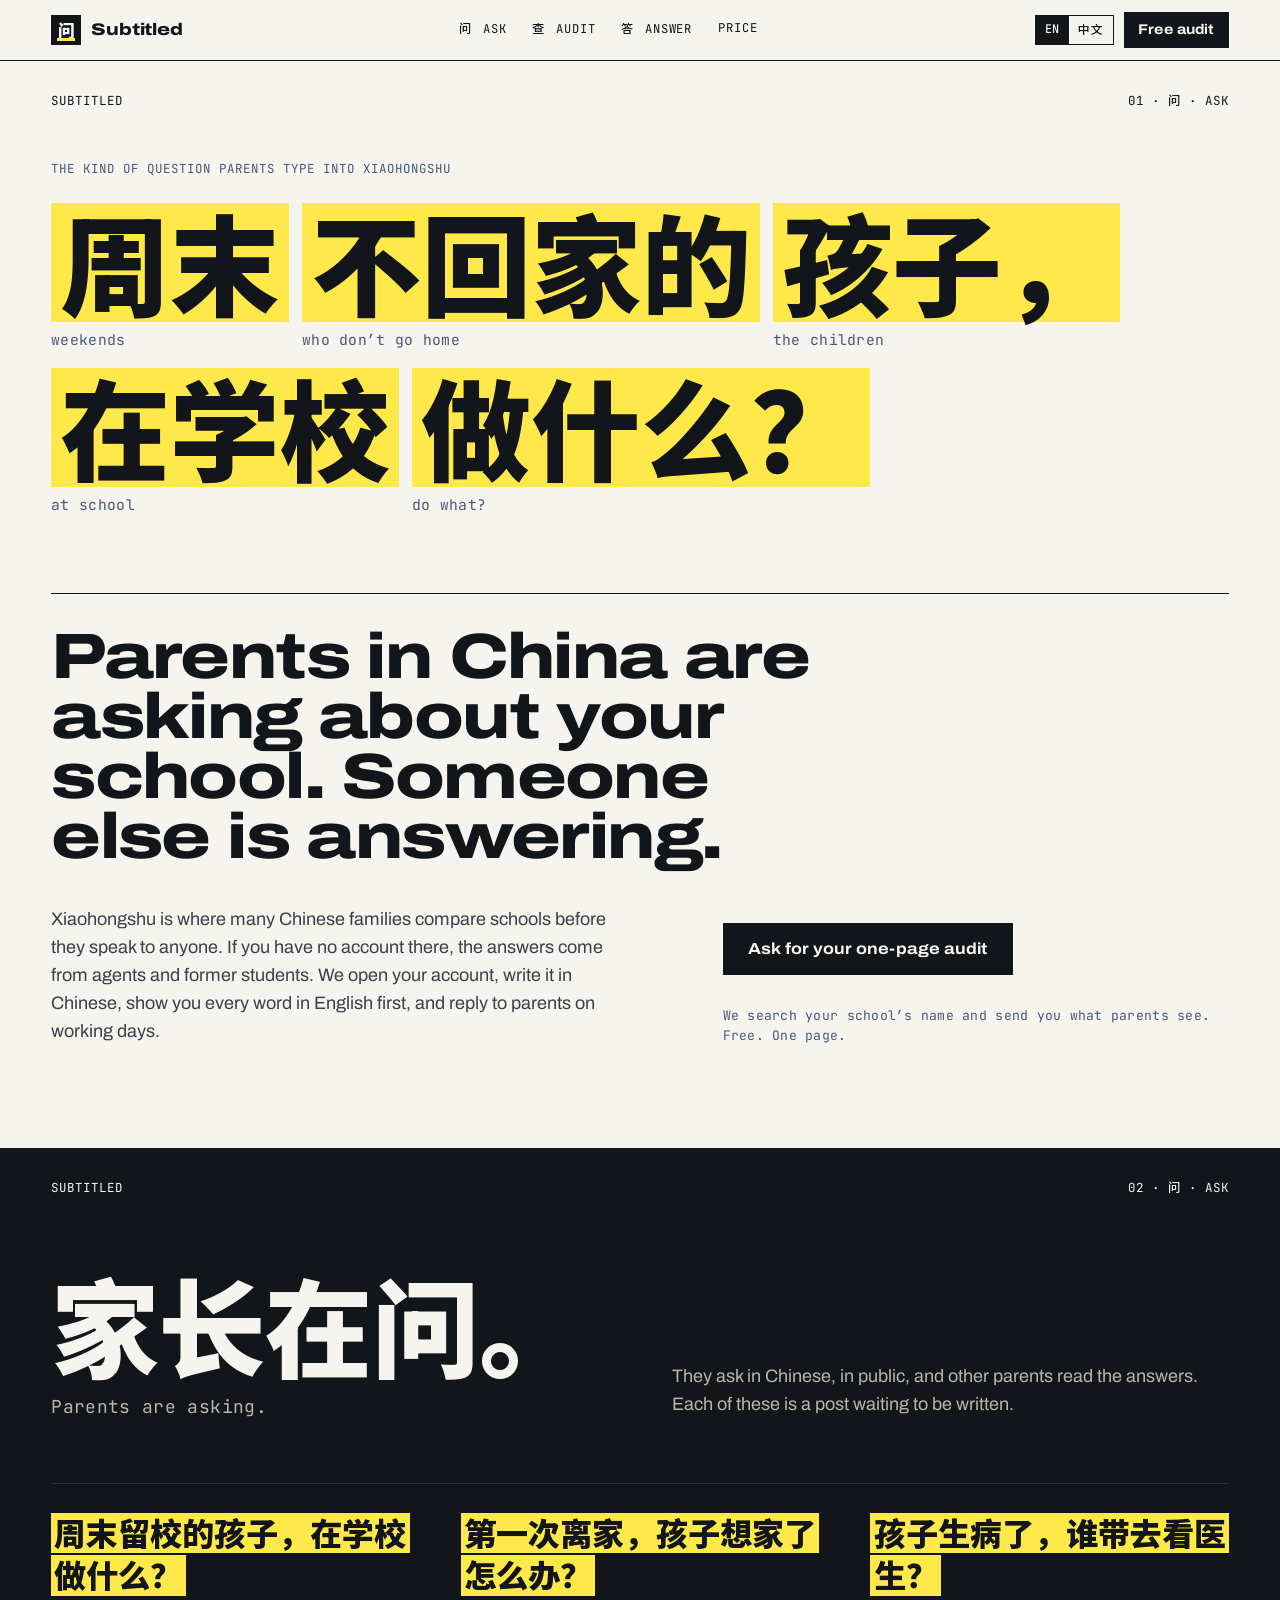
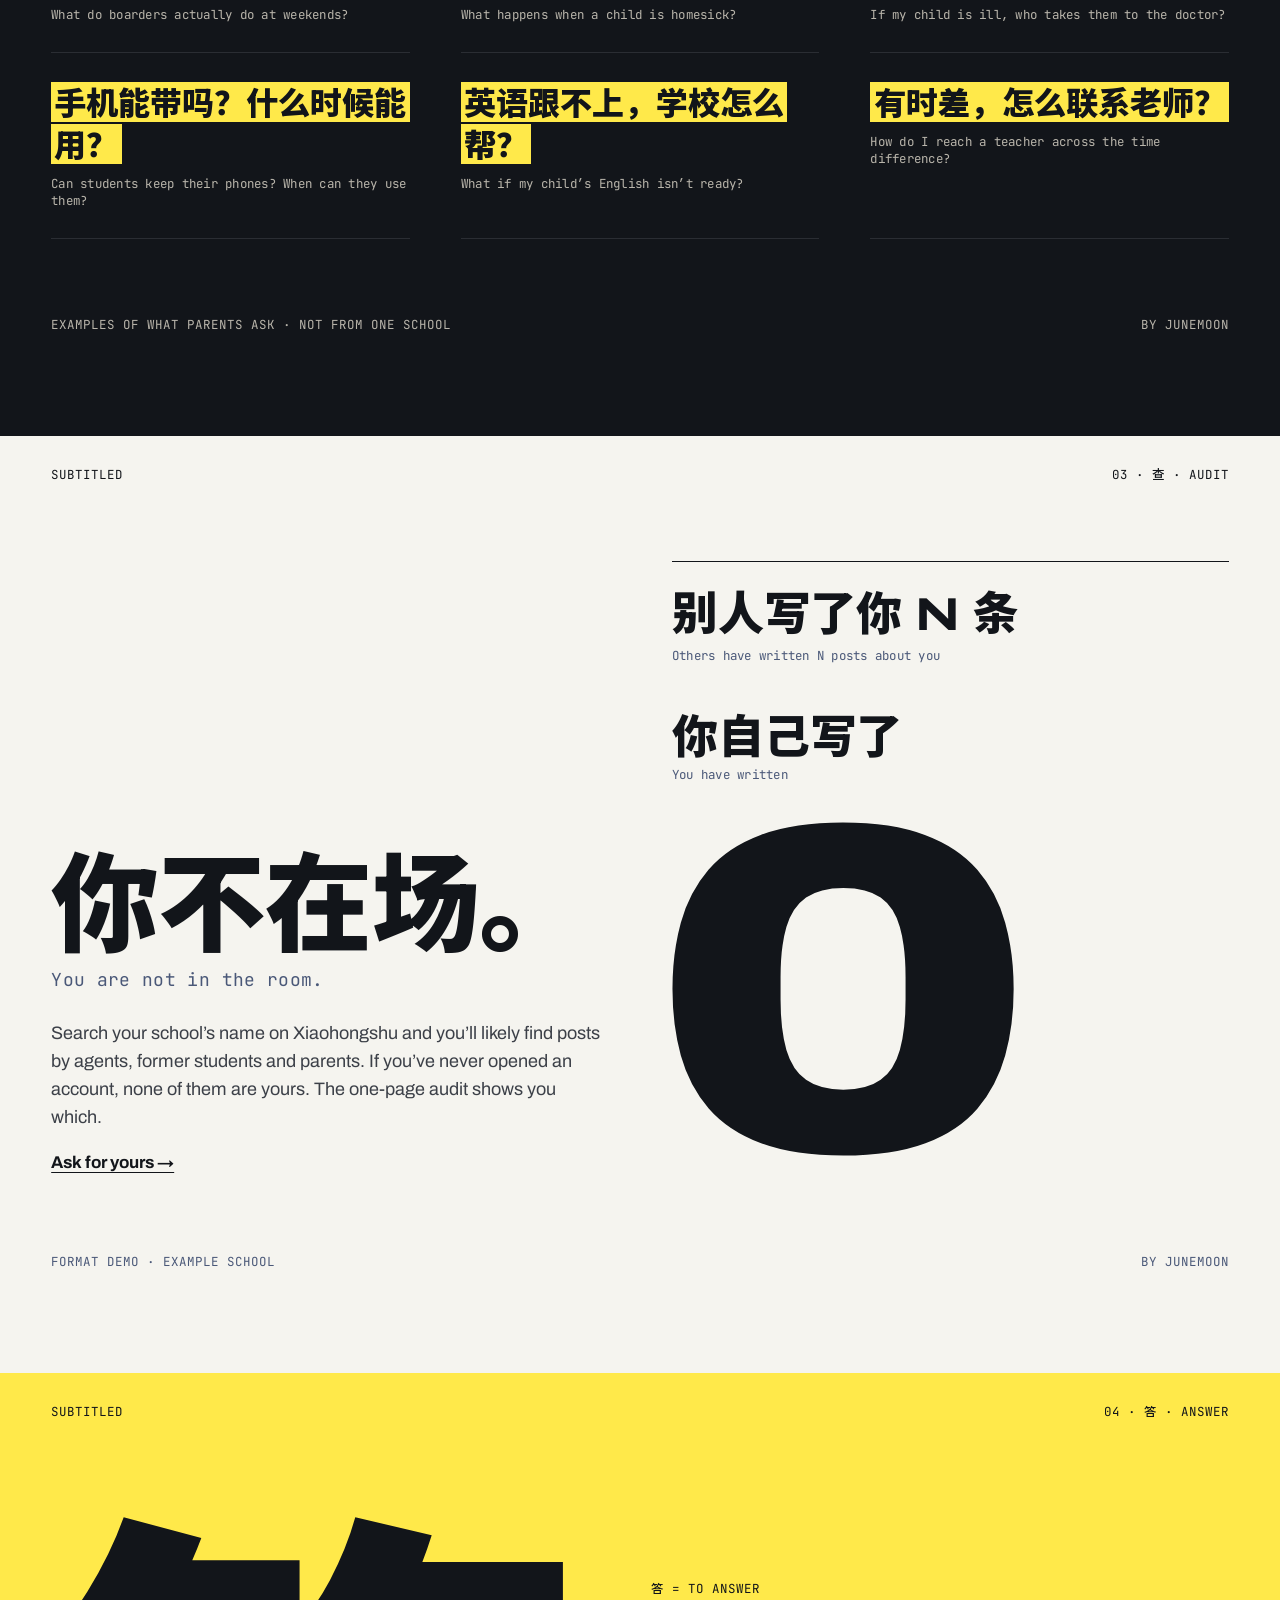
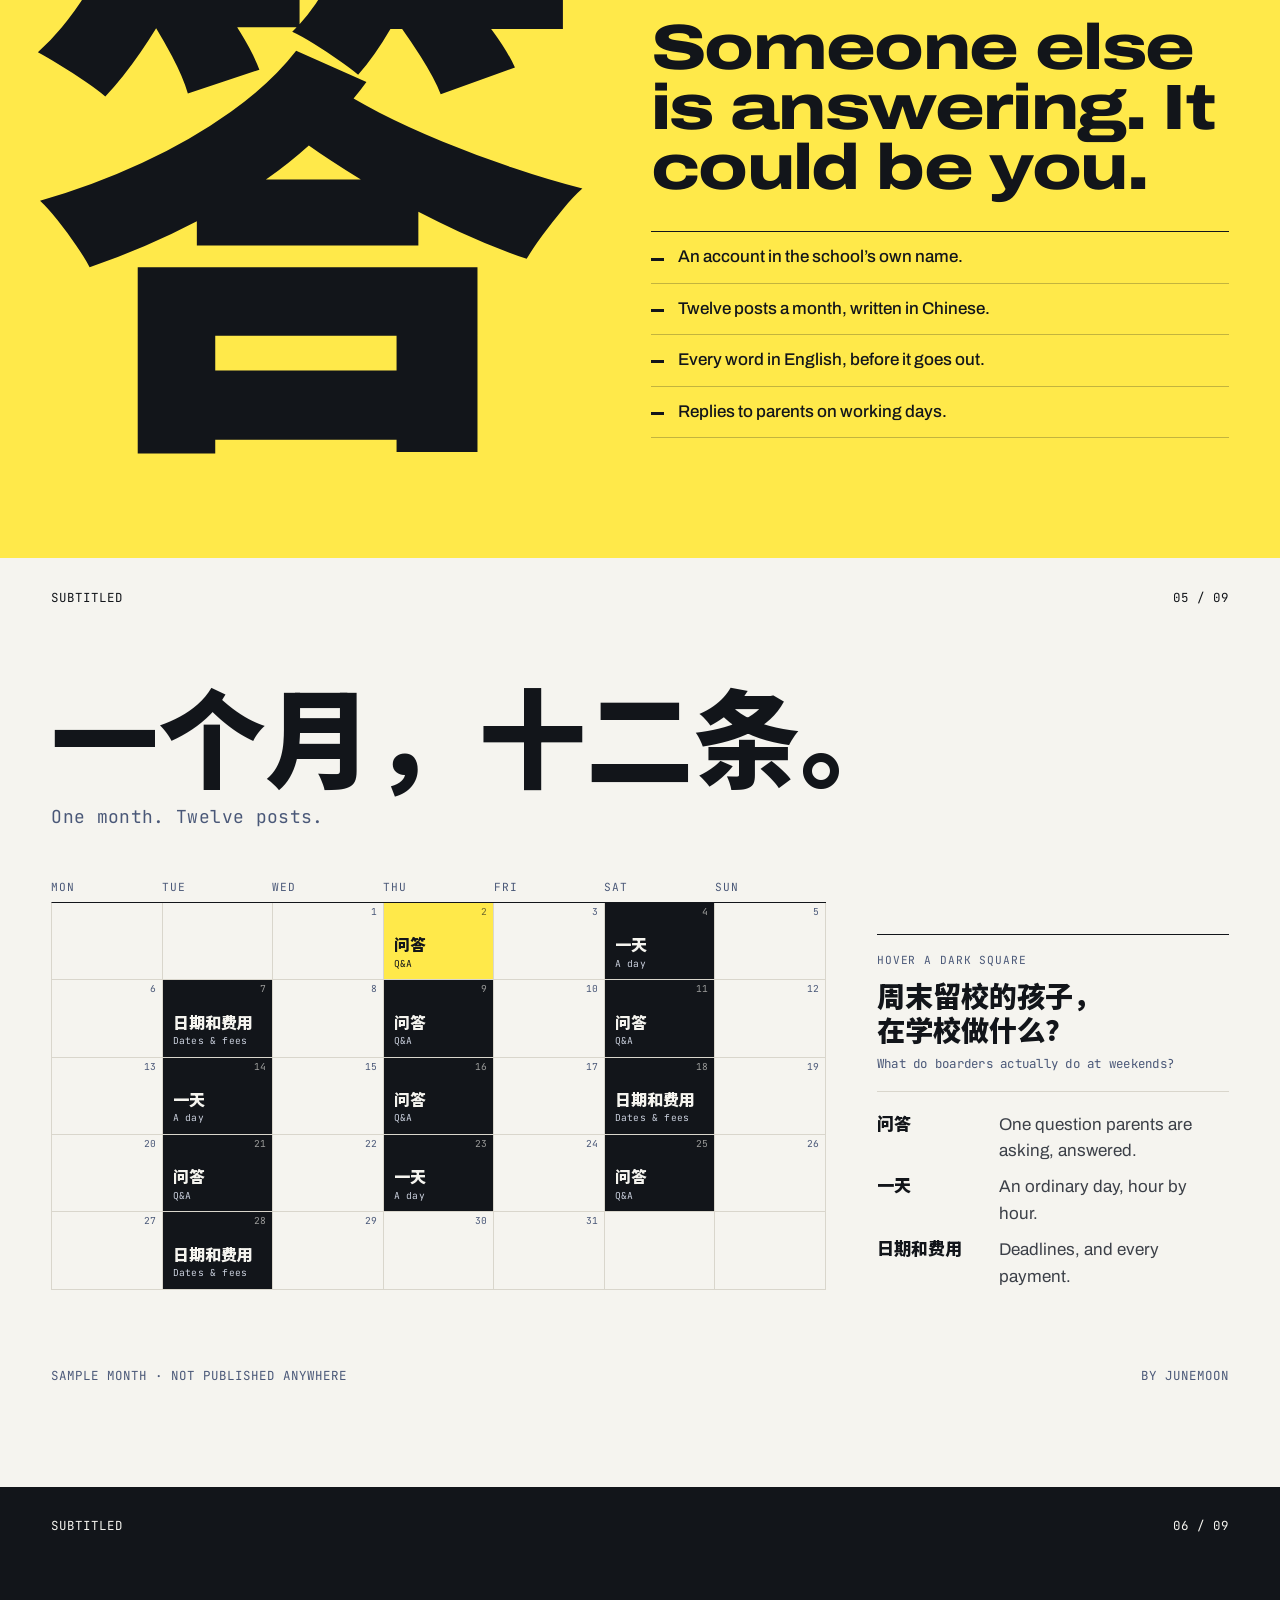
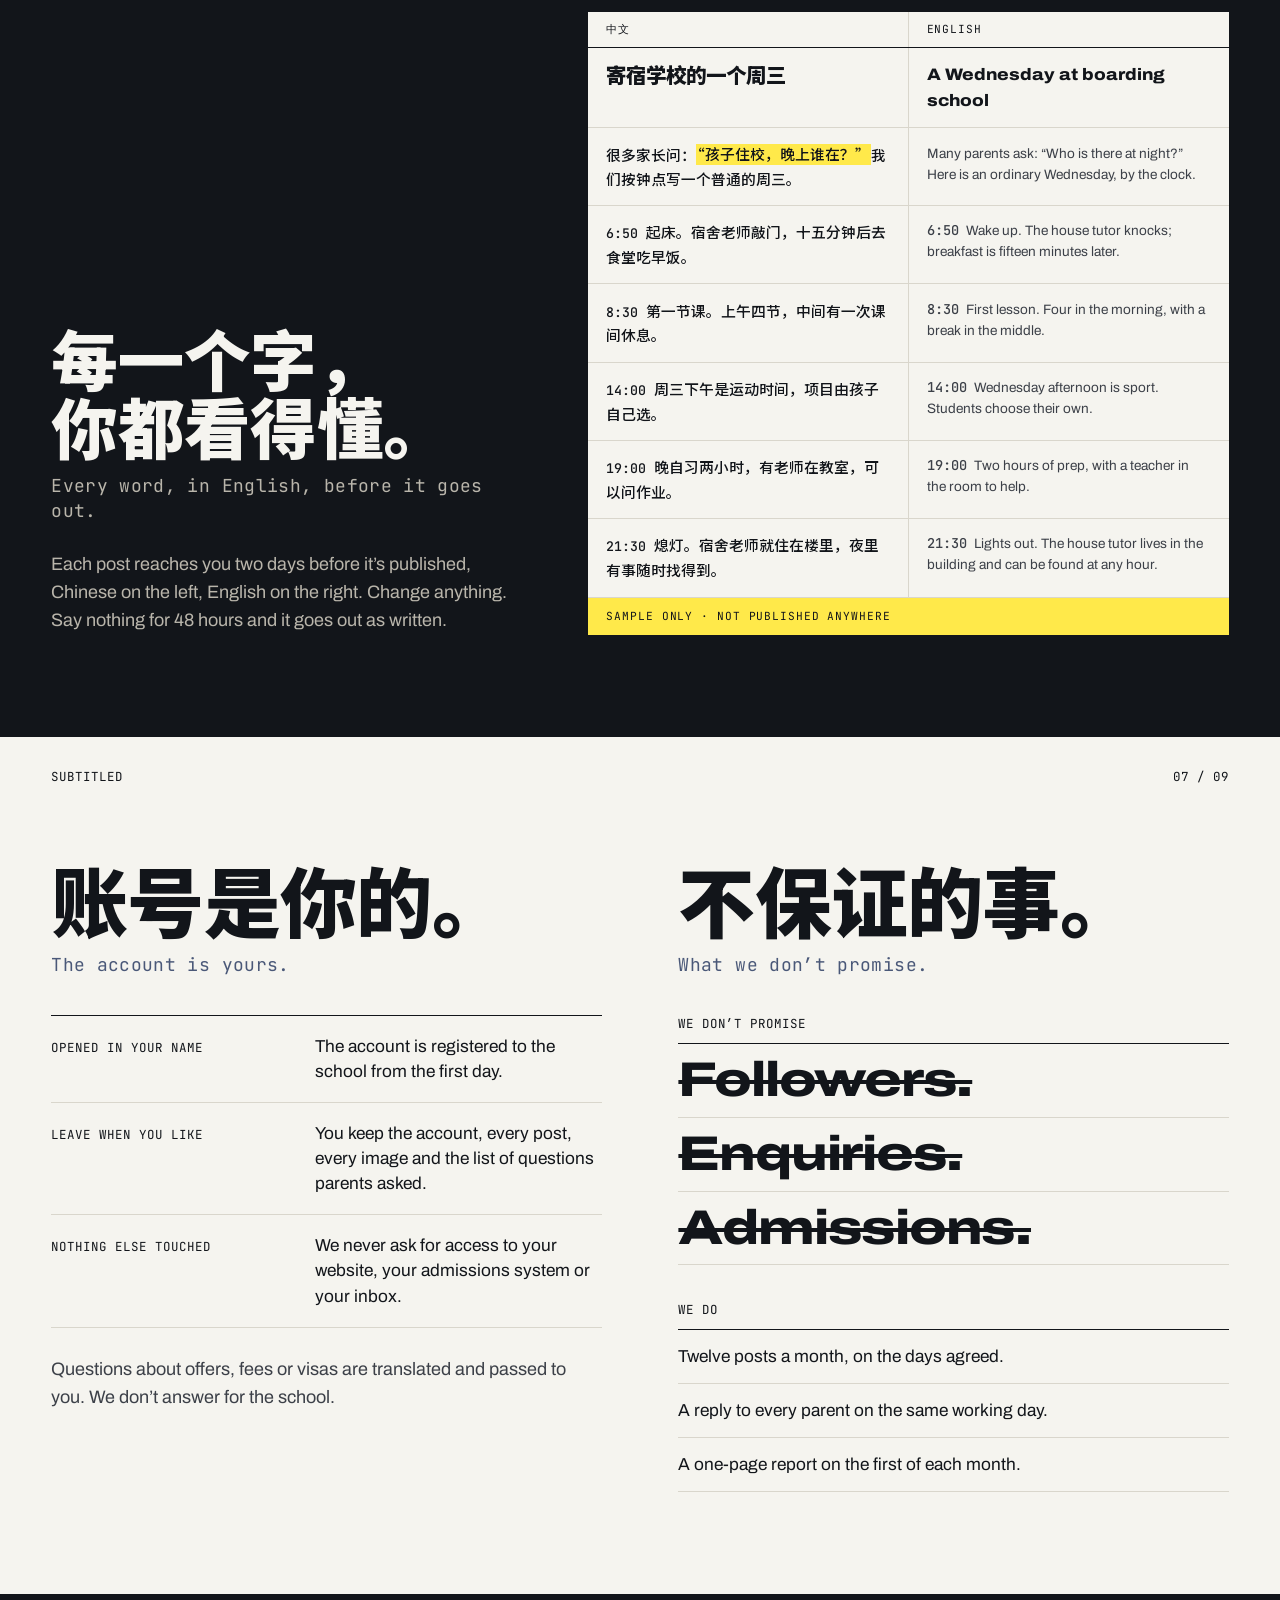
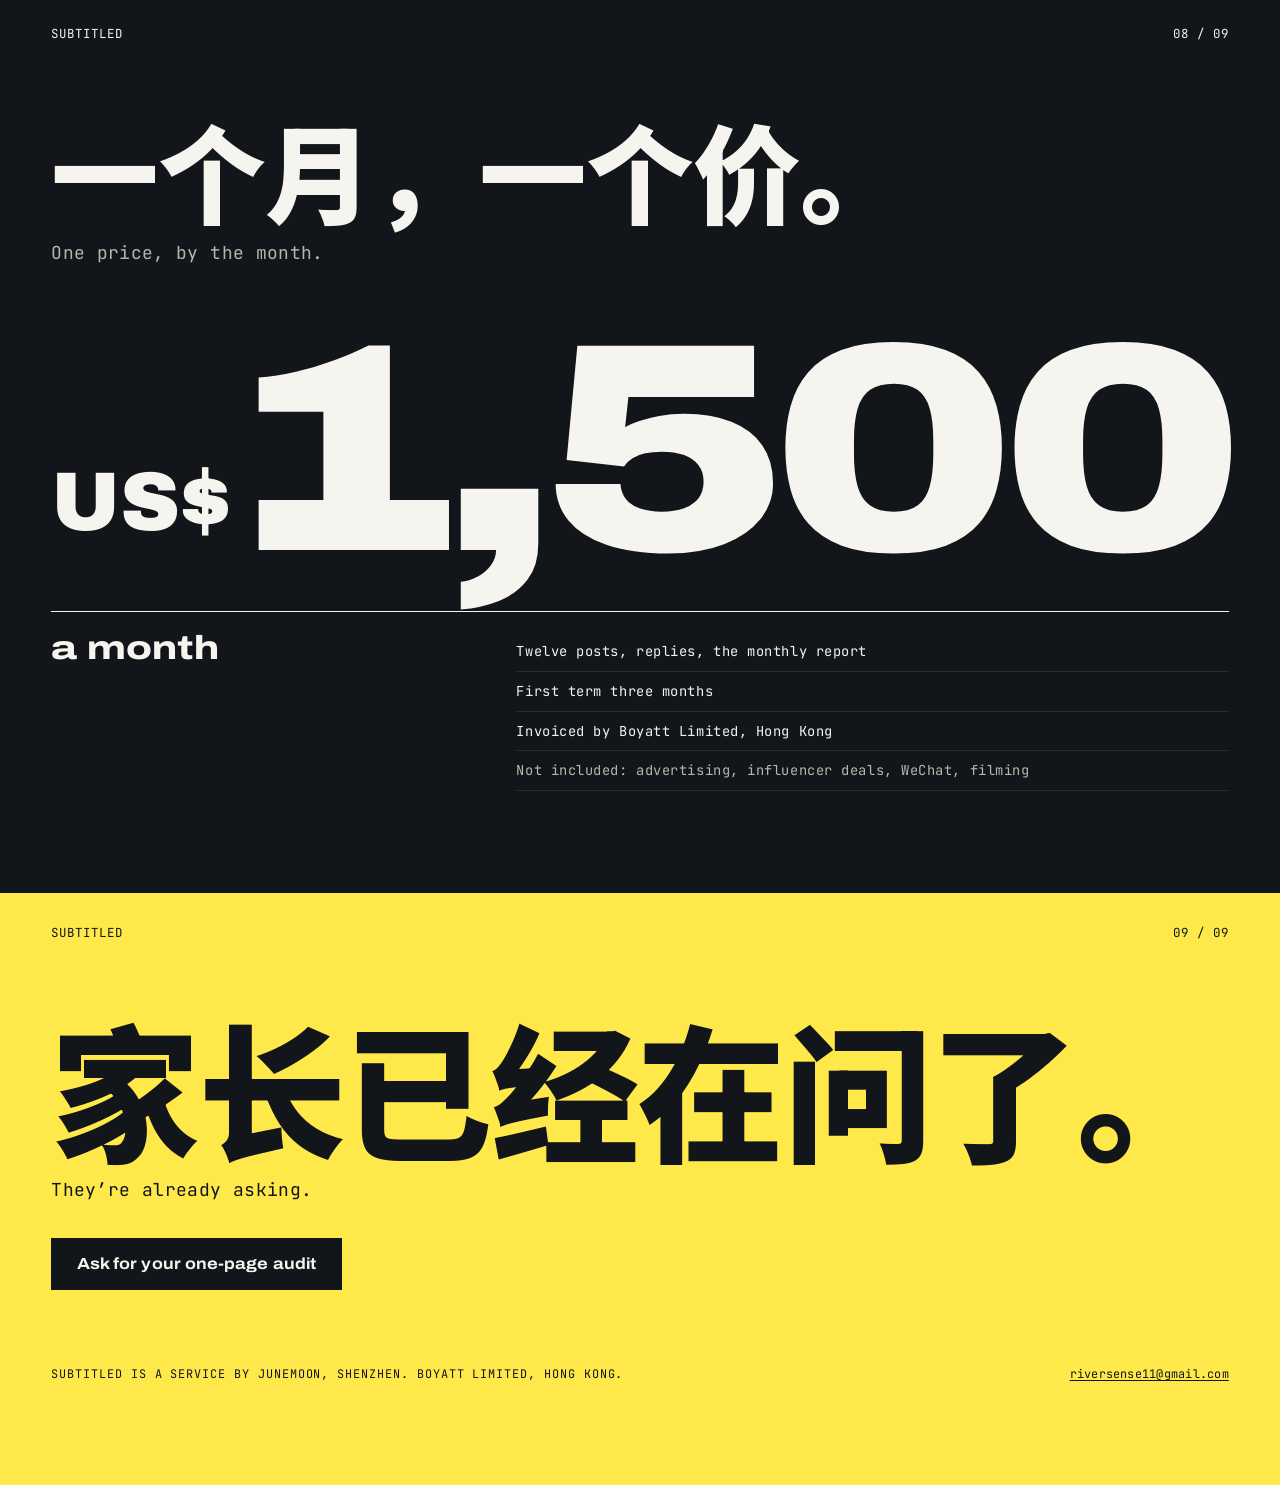
<file: subtitled/index.html>
<!doctype html>
<html lang="en" data-lang="en">
<head>
<meta charset="utf-8">
<meta name="viewport" content="width=device-width,initial-scale=1">
<title>Subtitled by Junemoon</title>
<link rel="icon" type="image/svg+xml" href="/assets/boyatt/boyatt_favicon.svg">
<link rel="icon" type="image/png" sizes="32x32" href="/assets/boyatt/favicon-32.png">
<link rel="apple-touch-icon" href="/assets/boyatt/apple-touch-icon-180.png">
<meta name="description" content="Parents in China are asking about your school. Someone else is answering.">
<meta name="robots" content="noindex">
<link rel="preload" href="fonts/NotoSansSC-900.woff2" as="font" type="font/woff2" crossorigin>
<link rel="preload" href="fonts/Archivo-VF.woff2" as="font" type="font/woff2" crossorigin>
<link rel="stylesheet" href="subtitled.css">
<script>try{if(localStorage.getItem('st-lang')==='zh'||/[?&]lang=zh/.test(location.search)){document.documentElement.setAttribute('data-lang','zh')}}catch(e){}</script>
</head>
<body>

<header class="nav">
  <div class="w nav-in">
    <a class="mark" href="#top" aria-label="Subtitled, back to top"><span class="sq" aria-hidden="true">问</span><span data-brand>Subtitled</span></a>
    <nav class="links" aria-label="Sections">
      <a href="#ask"><span lang="zh-Hans">问</span> ASK</a>
      <a href="#audit"><span lang="zh-Hans">查</span> AUDIT</a>
      <a href="#answer"><span lang="zh-Hans">答</span> ANSWER</a>
      <a href="#price"><span class="L-en">PRICE</span><span class="L-zh" lang="zh-Hans">价格</span></a>
    </nav>
    <div class="nav-r">
      <button class="lang" type="button" id="lang" aria-label="Switch language / 切换语言"><span class="o-en">EN</span><span class="o-zh" lang="zh-Hans">中文</span></button>
      <a class="btn sm" data-mail href="mailto:riversense11@gmail.com?subject=Free%20one-page%20audit%20for%20our%20school"><span class="L-en">Free audit</span><span class="L-zh" lang="zh-Hans">免费体检</span></a>
    </div>
  </div>
</header>

<main id="top">

<!-- 01 · 问 · ASK — white field, the parent's question -->
<section class="f f-chalk hero" id="s1">
  <div class="w">
    <div class="corner"><span><span data-brand>Subtitled</span></span><span>01 · <span lang="zh-Hans">问</span> · ASK</span></div>
    <p class="label"><span class="L-en">The kind of question parents type into Xiaohongshu</span><span class="L-zh" lang="zh-Hans">家长在小红书上会搜的那种问题</span></p>
    <p class="q" lang="zh-Hans" aria-label="周末不回家的孩子，在学校做什么？">
      <span class="wd" style="--i:0"><span class="hl">周末</span><span class="gl">weekends</span></span>
      <span class="wd" style="--i:1"><span class="hl">不回家的</span><span class="gl">who don’t go home</span></span>
      <span class="wd" style="--i:2"><span class="hl">孩子，</span><span class="gl">the children</span></span>
      <span class="wd" style="--i:3"><span class="hl">在学校</span><span class="gl">at school</span></span>
      <span class="wd" style="--i:4"><span class="hl">做什么？</span><span class="gl">do what?</span></span>
    </p>
    <div class="hero-b">
      <h1 class="disp"><span class="L-en">Parents in China are asking about your school. Someone else is answering.</span><span class="L-zh" lang="zh-Hans">中国家长在问你的学校。<br>回答他们的，不是你。</span></h1>
      <div class="hero-side">
        <p class="body"><span class="L-en">Xiaohongshu is where many Chinese families compare schools before they speak to anyone. If you have no account there, the answers come from agents and former students. We open your account, write it in Chinese, show you every word in English first, and reply to parents on working days.</span><span class="L-zh" lang="zh-Hans">很多中国家庭在联系学校之前，会先上小红书比较学校。你没有账号，答案就来自中介和以前的学生。我们替你开号，用中文写，每个字先给你看英文，工作日回复家长。</span></p>
        <p class="cta"><a class="btn" data-mail href="mailto:riversense11@gmail.com?subject=Free%20one-page%20audit%20for%20our%20school"><span class="L-en">Ask for your one-page audit</span><span class="L-zh" lang="zh-Hans">要一份免费的一页体检</span></a></p>
        <p class="fine"><span class="L-en">We search your school’s name and send you what parents see. Free. One page.</span><span class="L-zh" lang="zh-Hans">我们搜你学校的名字，把家长看到的整理成一页给你。免费。</span></p>
      </div>
    </div>
  </div>
</section>

<!-- 问 · the wall of questions — black field -->
<section class="f f-ink" id="ask">
  <div class="w">
    <div class="corner"><span><span data-brand>Subtitled</span></span><span>02 · <span lang="zh-Hans">问</span> · ASK</span></div>
    <div class="head">
      <p class="zh ln nw" lang="zh-Hans">家长在问。</p>
      <p class="sub ln">Parents are asking.</p>
      <p class="body"><span class="L-en">They ask in Chinese, in public, and other parents read the answers. Each of these is a post waiting to be written.</span><span class="L-zh" lang="zh-Hans">他们用中文公开地问，别的家长都看得到回答。这里每个问题，都是一条还没人写的帖子。</span></p>
    </div>
    <ol class="wall">
      <li><p class="wq" lang="zh-Hans"><span class="hl">周末留校的孩子，在学校做什么？</span></p><p class="gl">What do boarders actually do at weekends?</p></li>
      <li><p class="wq" lang="zh-Hans"><span class="hl">第一次离家，孩子想家了怎么办？</span></p><p class="gl">What happens when a child is homesick?</p></li>
      <li><p class="wq" lang="zh-Hans"><span class="hl">孩子生病了，谁带去看医生？</span></p><p class="gl">If my child is ill, who takes them to the doctor?</p></li>
      <li><p class="wq" lang="zh-Hans"><span class="hl">手机能带吗？什么时候能用？</span></p><p class="gl">Can students keep their phones? When can they use them?</p></li>
      <li><p class="wq" lang="zh-Hans"><span class="hl">英语跟不上，学校怎么帮？</span></p><p class="gl">What if my child’s English isn’t ready?</p></li>
      <li><p class="wq" lang="zh-Hans"><span class="hl">有时差，怎么联系老师？</span></p><p class="gl">How do I reach a teacher across the time difference?</p></li>
    </ol>
    <div class="corner bot"><span><span class="L-en">Examples of what parents ask · not from one school</span><span class="L-zh" lang="zh-Hans">示例问题 · 不针对某一所学校</span></span><span>by Junemoon</span></div>
  </div>
</section>

<!-- 查 · AUDIT — white field, the poster with the 0 -->
<section class="f f-chalk audit" id="audit">
  <div class="w">
    <div class="corner"><span><span data-brand>Subtitled</span></span><span>03 · <span lang="zh-Hans">查</span> · AUDIT</span></div>
    <div class="audit-g">
      <div class="audit-t">
        <p class="zh ln nw" lang="zh-Hans">你不在场。</p>
        <p class="sub ln">You are not in the room.</p>
        <p class="body"><span class="L-en">Search your school’s name on Xiaohongshu and you’ll likely find posts by agents, former students and parents. If you’ve never opened an account, none of them are yours. The one-page audit shows you which.</span><span class="L-zh" lang="zh-Hans">在小红书上搜你学校的名字，多半能看到中介、以前的学生和家长发的帖子。你没开过账号，这些帖子没有一条是你的。一页体检会把它们列给你看。</span></p>
        <p class="more"><a class="lnk" data-mail href="mailto:riversense11@gmail.com?subject=Free%20one-page%20audit%20for%20our%20school"><span class="L-en">Ask for yours →</span><span class="L-zh" lang="zh-Hans">要一份你学校的 →</span></a></p>
      </div>
      <figure class="poster" aria-label="Format demo: others have written N posts about you; you have written 0">
        <p class="pz" lang="zh-Hans">别人写了你 <b>N</b> 条</p>
        <p class="gl">Others have written N posts about you</p>
        <p class="pz mt" lang="zh-Hans">你自己写了</p>
        <p class="gl">You have written</p>
        <p class="zero" aria-hidden="true">0</p>
      </figure>
    </div>
    <div class="corner bot"><span>Format demo · example school</span><span>by Junemoon</span></div>
  </div>
</section>

<!-- 答 · ANSWER — colour field -->
<section class="f f-hl answer" id="answer">
  <div class="w">
    <div class="corner"><span><span data-brand>Subtitled</span></span><span>04 · <span lang="zh-Hans">答</span> · ANSWER</span></div>
    <div class="ans-g">
      <p class="big-zi" lang="zh-Hans" aria-hidden="true">答</p>
      <div class="ans-t">
        <p class="eq"><span lang="zh-Hans">答</span> = TO ANSWER</p>
        <h2 class="disp"><span class="L-en">Someone else is answering. It could be you.</span><span class="L-zh" lang="zh-Hans">现在替你回答的是别人。<br>可以换成你。</span></h2>
        <ul class="ticks">
          <li><span class="L-en">An account in the school’s own name.</span><span class="L-zh" lang="zh-Hans">账号开在学校自己名下。</span></li>
          <li><span class="L-en">Twelve posts a month, written in Chinese.</span><span class="L-zh" lang="zh-Hans">每月十二条，用中文写。</span></li>
          <li><span class="L-en">Every word in English, before it goes out.</span><span class="L-zh" lang="zh-Hans">发出去之前，每个字都有英文给你看。</span></li>
          <li><span class="L-en">Replies to parents on working days.</span><span class="L-zh" lang="zh-Hans">工作日回复家长。</span></li>
        </ul>
      </div>
    </div>
  </div>
</section>

<!-- 05 · the month — white field -->
<section class="f f-chalk month-s" id="s5">
  <div class="w">
    <div class="corner"><span><span data-brand>Subtitled</span></span><span>05 / 09</span></div>
    <p class="zh ln" lang="zh-Hans"><span class="ph">一个月，</span><span class="ph">十二条。</span></p>
    <p class="sub ln">One month. Twelve posts.</p>
    <div class="month">
      <div class="calwrap">
        <div class="wk" aria-hidden="true"><span>MON</span><span>TUE</span><span>WED</span><span>THU</span><span>FRI</span><span>SAT</span><span>SUN</span></div>
        <ol class="cal" id="cal" aria-label="A sample month: twelve posts">
          <li></li><li></li><li><i>1</i></li>
          <li class="on"><button type="button" data-zh="周末留校的孩子，在学校做什么？" data-en="What do boarders actually do at weekends?"><b lang="zh-Hans">问答</b><span class="gl">Q&amp;A</span></button><i>2</i></li>
          <li><i>3</i></li>
          <li class="on"><button type="button" data-zh="一个普通的周三，从 6:50 到 21:30" data-en="An ordinary Wednesday, from 6:50 to 21:30"><b lang="zh-Hans">一天</b><span class="gl">A day</span></button><i>4</i></li>
          <li><i>5</i></li>
          <li><i>6</i></li>
          <li class="on"><button type="button" data-zh="申请截止日和面试时间，一张表看完" data-en="Application deadlines and interview dates, on one page"><b lang="zh-Hans">日期和费用</b><span class="gl">Dates &amp; fees</span></button><i>7</i></li>
          <li><i>8</i></li>
          <li class="on"><button type="button" data-zh="第一次离家，孩子想家了怎么办？" data-en="What happens when a child is homesick?"><b lang="zh-Hans">问答</b><span class="gl">Q&amp;A</span></button><i>9</i></li>
          <li><i>10</i></li>
          <li class="on"><button type="button" data-zh="孩子生病了，谁带去看医生？" data-en="If my child is ill, who takes them to the doctor?"><b lang="zh-Hans">问答</b><span class="gl">Q&amp;A</span></button><i>11</i></li>
          <li><i>12</i></li>
          <li><i>13</i></li>
          <li class="on"><button type="button" data-zh="寄宿生的周六" data-en="A boarder’s Saturday"><b lang="zh-Hans">一天</b><span class="gl">A day</span></button><i>14</i></li>
          <li><i>15</i></li>
          <li class="on"><button type="button" data-zh="手机能带吗？什么时候能用？" data-en="Can students keep their phones? When can they use them?"><b lang="zh-Hans">问答</b><span class="gl">Q&amp;A</span></button><i>16</i></li>
          <li><i>17</i></li>
          <li class="on"><button type="button" data-zh="学费之外，还要付哪些钱" data-en="Every cost beyond tuition"><b lang="zh-Hans">日期和费用</b><span class="gl">Dates &amp; fees</span></button><i>18</i></li>
          <li><i>19</i></li>
          <li><i>20</i></li>
          <li class="on"><button type="button" data-zh="英语跟不上，学校怎么帮？" data-en="What if my child’s English isn’t ready?"><b lang="zh-Hans">问答</b><span class="gl">Q&amp;A</span></button><i>21</i></li>
          <li><i>22</i></li>
          <li class="on"><button type="button" data-zh="考试周的一天" data-en="A day in exam week"><b lang="zh-Hans">一天</b><span class="gl">A day</span></button><i>23</i></li>
          <li><i>24</i></li>
          <li class="on"><button type="button" data-zh="有时差，怎么联系老师？" data-en="How do I reach a teacher across the time difference?"><b lang="zh-Hans">问答</b><span class="gl">Q&amp;A</span></button><i>25</i></li>
          <li><i>26</i></li>
          <li><i>27</i></li>
          <li class="on"><button type="button" data-zh="押金、退款和分期付款" data-en="Deposits, refunds and paying in instalments"><b lang="zh-Hans">日期和费用</b><span class="gl">Dates &amp; fees</span></button><i>28</i></li>
          <li><i>29</i></li>
          <li><i>30</i></li>
          <li><i>31</i></li>
          <li></li><li></li>
        </ol>
      </div>
      <aside class="side">
        <div class="readout" id="readout" aria-live="polite">
          <p class="ro-k"><span class="hint-hover"><span class="L-en">Hover a dark square</span><span class="L-zh" lang="zh-Hans">把鼠标放到黑格上</span></span><span class="hint-tap"><span class="L-en">Tap a dark square</span><span class="L-zh" lang="zh-Hans">点一下黑格</span></span></p>
          <p class="ro-zh" lang="zh-Hans" id="ro-zh">周末留校的孩子，在学校做什么？</p>
          <p class="gl" id="ro-en">What do boarders actually do at weekends?</p>
        </div>
        <dl class="legend">
          <div><dt lang="zh-Hans">问答</dt><dd><span class="L-en">One question parents are asking, answered.</span><span class="L-zh" lang="zh-Hans">回答一个家长正在问的问题。</span></dd></div>
          <div><dt lang="zh-Hans">一天</dt><dd><span class="L-en">An ordinary day, hour by hour.</span><span class="L-zh" lang="zh-Hans">普通的一天，按钟点写。</span></dd></div>
          <div><dt lang="zh-Hans">日期和费用</dt><dd><span class="L-en">Deadlines, and every payment.</span><span class="L-zh" lang="zh-Hans">截止日期，和每一笔钱。</span></dd></div>
        </dl>
      </aside>
    </div>
    <div class="corner bot"><span>Sample month · not published anywhere</span><span>by Junemoon</span></div>
  </div>
</section>

<!-- 06 · every word — black field, the draft on paper -->
<section class="f f-ink words" id="s6">
  <div class="w">
    <div class="corner"><span><span data-brand>Subtitled</span></span><span>06 / 09</span></div>
    <div class="words-g">
      <div class="words-t">
        <p class="zh ln" lang="zh-Hans"><span class="ph">每一个字，</span><span class="ph">你都看得懂。</span></p>
        <p class="sub ln">Every word, in English, before it goes out.</p>
        <p class="body"><span class="L-en">Each post reaches you two days before it’s published, Chinese on the left, English on the right. Change anything. Say nothing for 48 hours and it goes out as written.</span><span class="L-zh" lang="zh-Hans">每条帖子发出前两天先给你，左边中文，右边英文。哪里都可以改。48 小时没意见，就按原样发。</span></p>
      </div>
      <figure class="draft" aria-label="A sample post, Chinese on the left, English on the right">
        <div class="dr-row dr-h"><span>中文</span><span>ENGLISH</span></div>
        <div class="dr-row dr-title"><p lang="zh-Hans">寄宿学校的一个周三</p><p>A Wednesday at boarding school</p></div>
        <div class="dr-row"><p lang="zh-Hans">很多家长问：<span class="hl">“孩子住校，晚上谁在？”</span>我们按钟点写一个普通的周三。</p><p>Many parents ask: “Who is there at night?” Here is an ordinary Wednesday, by the clock.</p></div>
        <div class="dr-row"><p lang="zh-Hans"><b>6:50</b> 起床。宿舍老师敲门，十五分钟后去食堂吃早饭。</p><p><b>6:50</b> Wake up. The house tutor knocks; breakfast is fifteen minutes later.</p></div>
        <div class="dr-row"><p lang="zh-Hans"><b>8:30</b> 第一节课。上午四节，中间有一次课间休息。</p><p><b>8:30</b> First lesson. Four in the morning, with a break in the middle.</p></div>
        <div class="dr-row"><p lang="zh-Hans"><b>14:00</b> 周三下午是运动时间，项目由孩子自己选。</p><p><b>14:00</b> Wednesday afternoon is sport. Students choose their own.</p></div>
        <div class="dr-row"><p lang="zh-Hans"><b>19:00</b> 晚自习两小时，有老师在教室，可以问作业。</p><p><b>19:00</b> Two hours of prep, with a teacher in the room to help.</p></div>
        <div class="dr-row"><p lang="zh-Hans"><b>21:30</b> 熄灯。宿舍老师就住在楼里，夜里有事随时找得到。</p><p><b>21:30</b> Lights out. The house tutor lives in the building and can be found at any hour.</p></div>
        <figcaption class="dr-foot">SAMPLE ONLY · NOT PUBLISHED ANYWHERE</figcaption>
      </figure>
    </div>
  </div>
</section>

<!-- 07 · the account, and what we don't promise — white field -->
<section class="f f-chalk terms" id="s7">
  <div class="w">
    <div class="corner"><span><span data-brand>Subtitled</span></span><span>07 / 09</span></div>
    <div class="terms-g">
      <div>
        <p class="zh ln" lang="zh-Hans">账号是你的。</p>
        <p class="sub ln">The account is yours.</p>
        <dl class="rows">
          <div><dt><span class="L-en">Opened in your name</span><span class="L-zh" lang="zh-Hans">开在你名下</span></dt><dd><span class="L-en">The account is registered to the school from the first day.</span><span class="L-zh" lang="zh-Hans">从第一天起，账号就登记在学校名下。</span></dd></div>
          <div><dt><span class="L-en">Leave when you like</span><span class="L-zh" lang="zh-Hans">随时可以走</span></dt><dd><span class="L-en">You keep the account, every post, every image and the list of questions parents asked.</span><span class="L-zh" lang="zh-Hans">账号、每条帖子、每张图，还有家长问过的问题清单，都归你。</span></dd></div>
          <div><dt><span class="L-en">Nothing else touched</span><span class="L-zh" lang="zh-Hans">别的不碰</span></dt><dd><span class="L-en">We never ask for access to your website, your admissions system or your inbox.</span><span class="L-zh" lang="zh-Hans">不要你网站、招生系统和邮箱的权限。</span></dd></div>
        </dl>
        <p class="body"><span class="L-en">Questions about offers, fees or visas are translated and passed to you. We don’t answer for the school.</span><span class="L-zh" lang="zh-Hans">问录取、学费、签证的，我们翻译好转给你，不替学校回答。</span></p>
      </div>
      <div>
        <p class="zh ln" lang="zh-Hans">不保证的事。</p>
        <p class="sub ln">What we don’t promise.</p>
        <div class="two">
          <div>
            <p class="k"><span class="L-en">We don’t promise</span><span class="L-zh" lang="zh-Hans">不保证</span></p>
            <ul class="no-list"><li><span class="L-en">Followers.</span><span class="L-zh" lang="zh-Hans">粉丝数。</span></li><li><span class="L-en">Enquiries.</span><span class="L-zh" lang="zh-Hans">咨询量。</span></li><li><span class="L-en">Admissions.</span><span class="L-zh" lang="zh-Hans">录取人数。</span></li></ul>
          </div>
          <div>
            <p class="k"><span class="L-en">We do</span><span class="L-zh" lang="zh-Hans">保证</span></p>
            <ul class="plain">
              <li><span class="L-en">Twelve posts a month, on the days agreed.</span><span class="L-zh" lang="zh-Hans">每月十二条，按约定的日子发。</span></li>
              <li><span class="L-en">A reply to every parent on the same working day.</span><span class="L-zh" lang="zh-Hans">每位家长的留言，工作日当天回复。</span></li>
              <li><span class="L-en">A one-page report on the first of each month.</span><span class="L-zh" lang="zh-Hans">每月 1 号，一页报告。</span></li>
            </ul>
          </div>
        </div>
      </div>
    </div>
  </div>
</section>

<!-- 08 · price — black field, the number fills the width -->
<section class="f f-ink price" id="price">
  <div class="w">
    <div class="corner"><span><span data-brand>Subtitled</span></span><span>08 / 09</span></div>
    <p class="zh ln" lang="zh-Hans"><span class="ph">一个月，</span><span class="ph">一个价。</span></p>
    <p class="sub ln">One price, by the month.</p>
    <p class="fig" data-fit="1"><span class="cur">US$</span>1,500</p>
    <div class="price-r">
      <p class="per"><span class="L-en">a month</span><span class="L-zh" lang="zh-Hans">每月</span></p>
      <ul class="spec">
        <li><span class="L-en">Twelve posts, replies, the monthly report</span><span class="L-zh" lang="zh-Hans">十二条帖子、回复、月报</span></li>
        <li><span class="L-en">First term three months</span><span class="L-zh" lang="zh-Hans">首期三个月</span></li>
        <li><span class="L-en">Invoiced by Boyatt Limited, Hong Kong</span><span class="L-zh" lang="zh-Hans">由香港 Boyatt Limited 开票</span></li>
        <li class="dim"><span class="L-en">Not included: advertising, influencer deals, WeChat, filming</span><span class="L-zh" lang="zh-Hans">不含：投放广告、达人合作、微信、拍摄</span></li>
      </ul>
    </div>
  </div>
</section>

<!-- 09 · close — colour field -->
<section class="f f-hl close" id="s9">
  <div class="w">
    <div class="corner"><span><span data-brand>Subtitled</span></span><span>09 / 09</span></div>
    <p class="zh fit ln" lang="zh-Hans" data-fit="1">家长已经在问了。</p>
    <p class="sub ln">They’re already asking.</p>
    <p class="cta"><a class="btn" data-mail href="mailto:riversense11@gmail.com?subject=Free%20one-page%20audit%20for%20our%20school"><span class="L-en">Ask for your one-page audit</span><span class="L-zh" lang="zh-Hans">要一份免费的一页体检</span></a></p>
    <div class="corner bot foot">
      <span><span data-brand>Subtitled</span> <span class="L-en">is a service by Junemoon, Shenzhen.</span><span class="L-zh" lang="zh-Hans">是 Junemoon（深圳）的服务。</span> Boyatt Limited, Hong Kong.</span>
      <a href="mailto:riversense11@gmail.com">riversense11@gmail.com</a>
    </div>
  </div>
</section>
</main>

<script src="subtitled.js"></script>
</body>
</html>
</file>
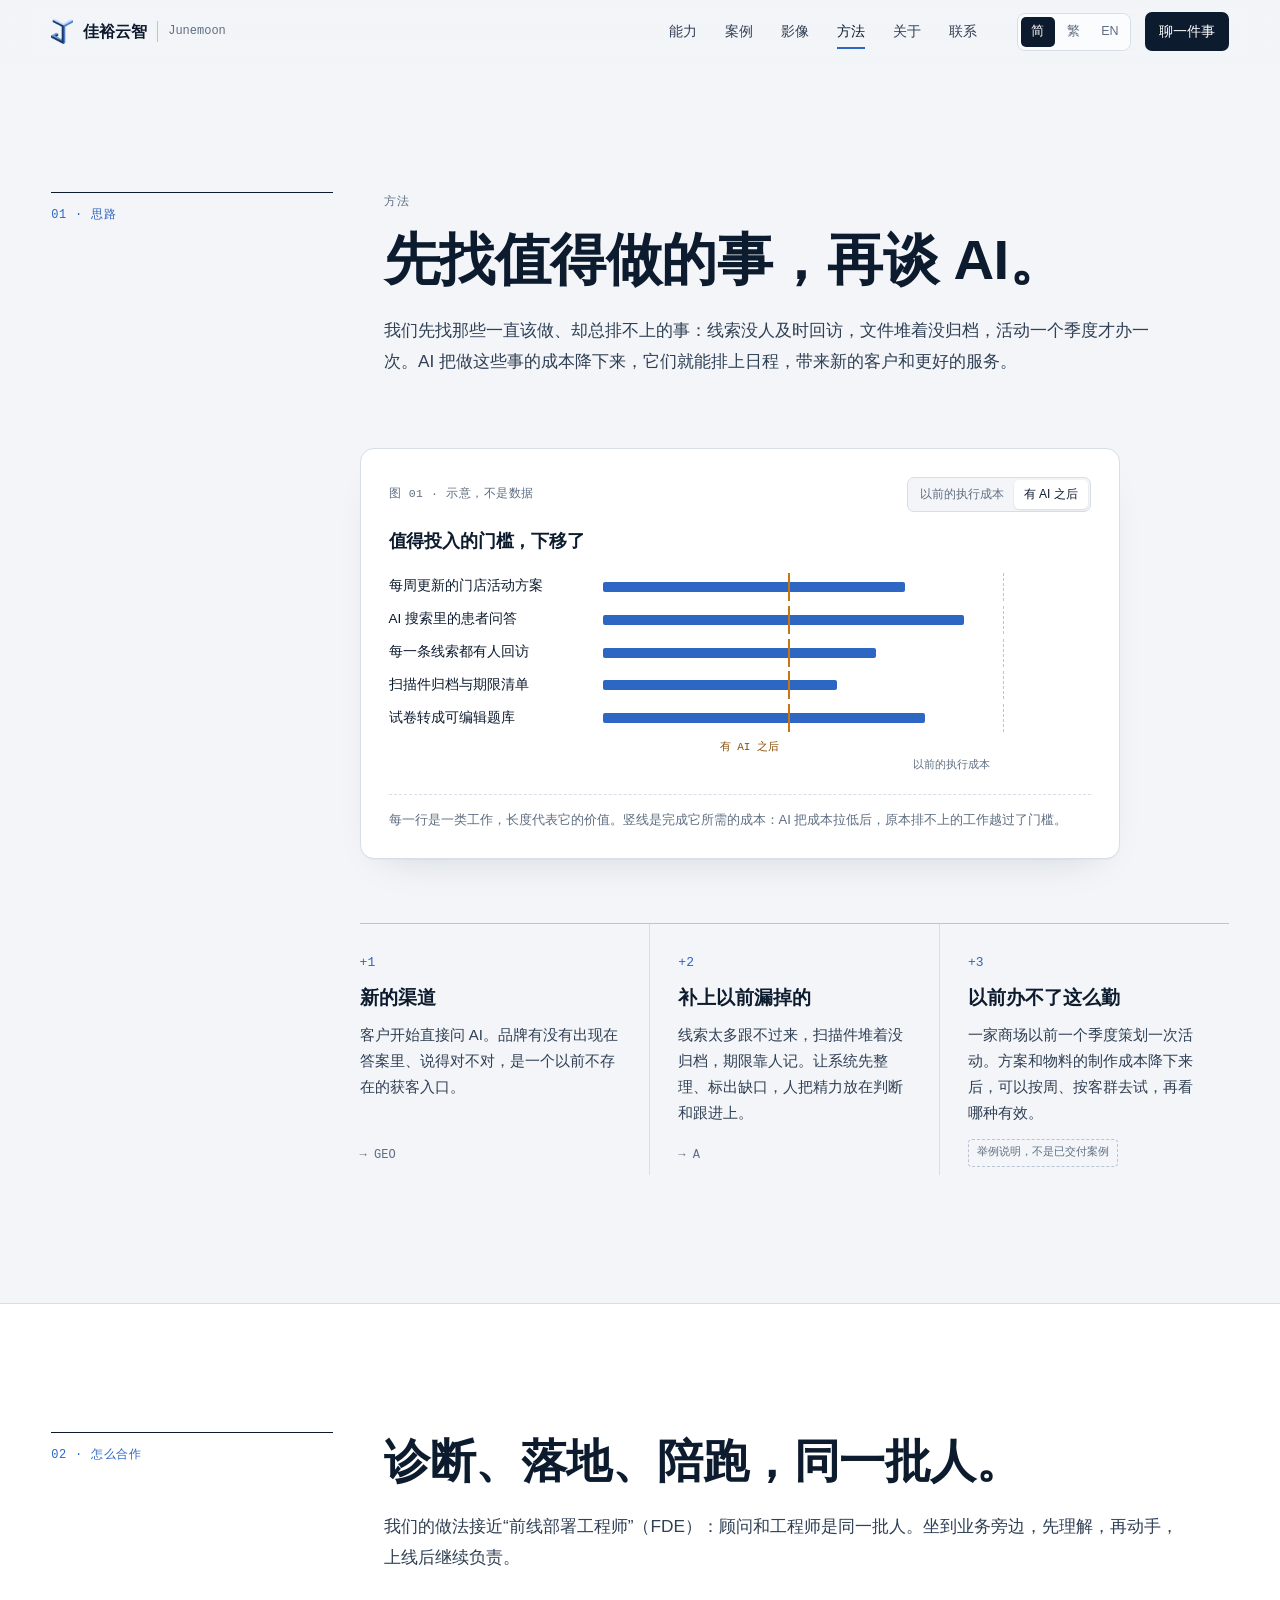
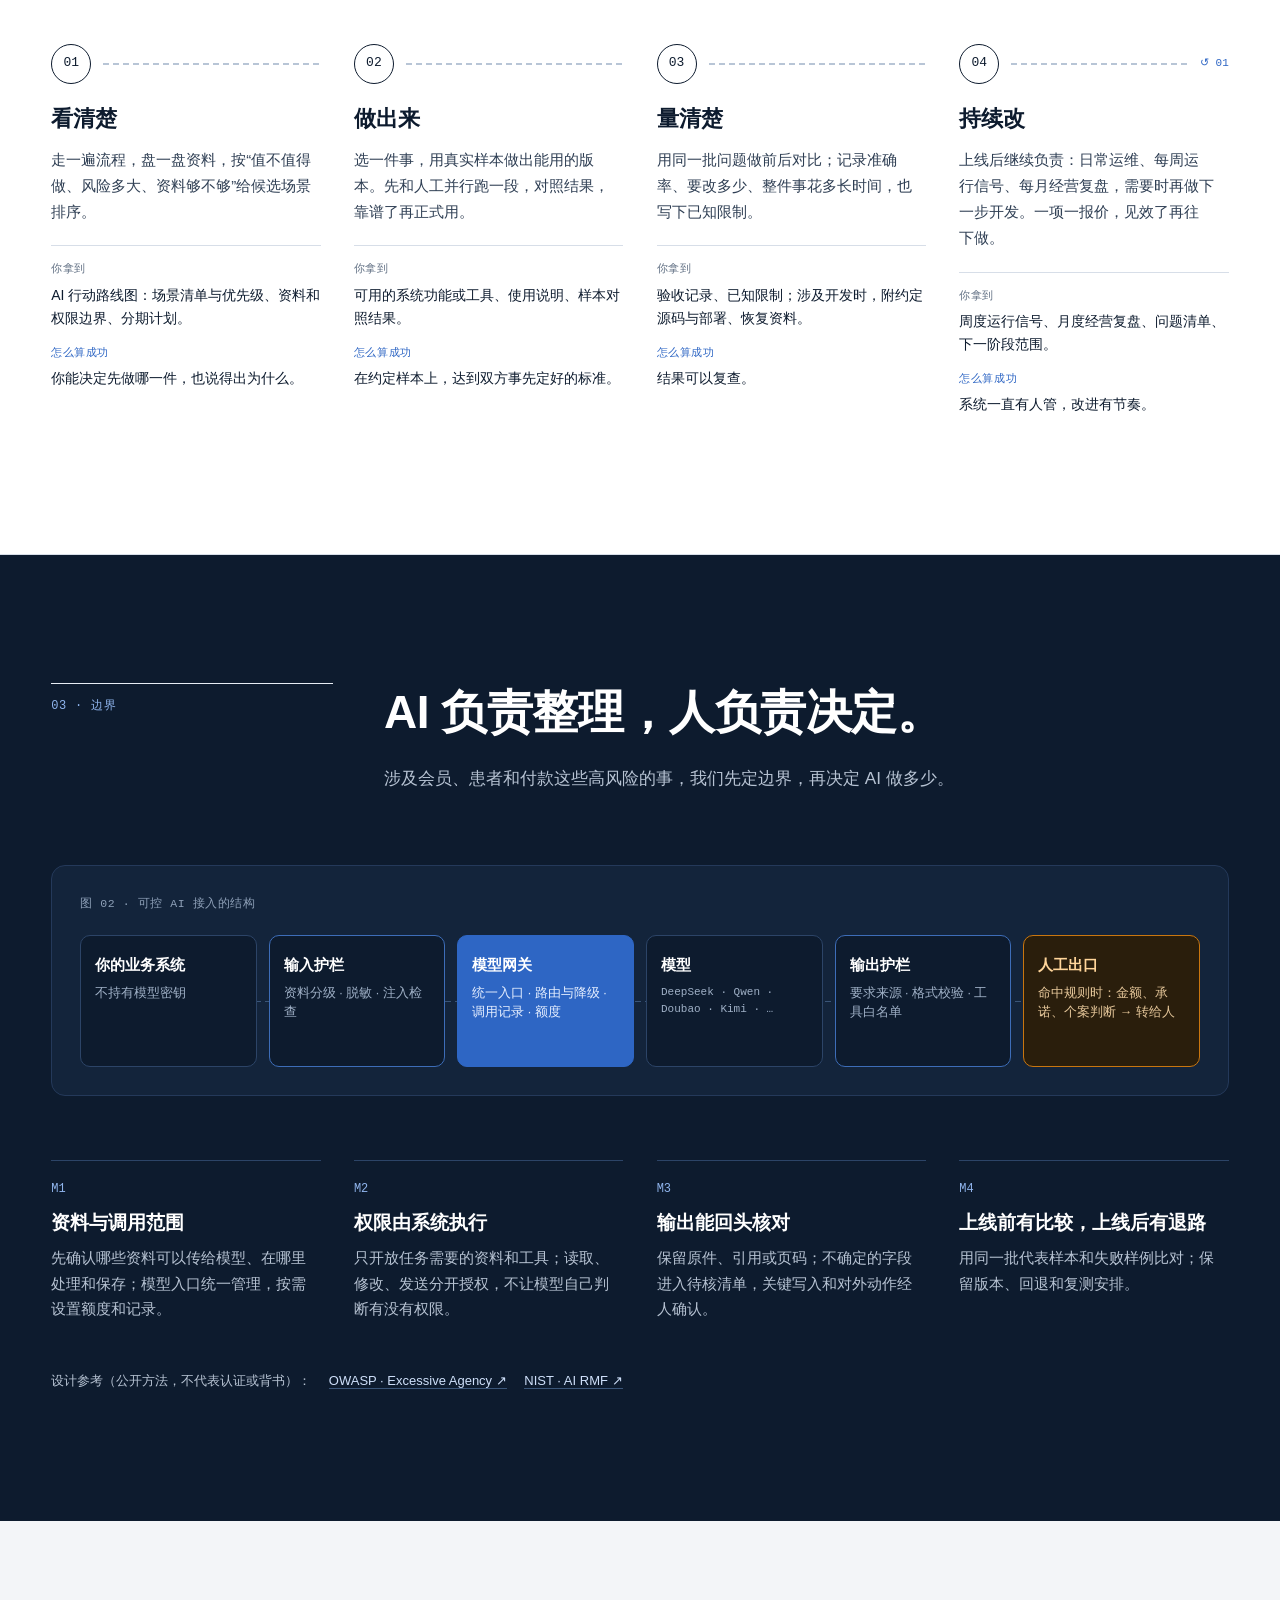
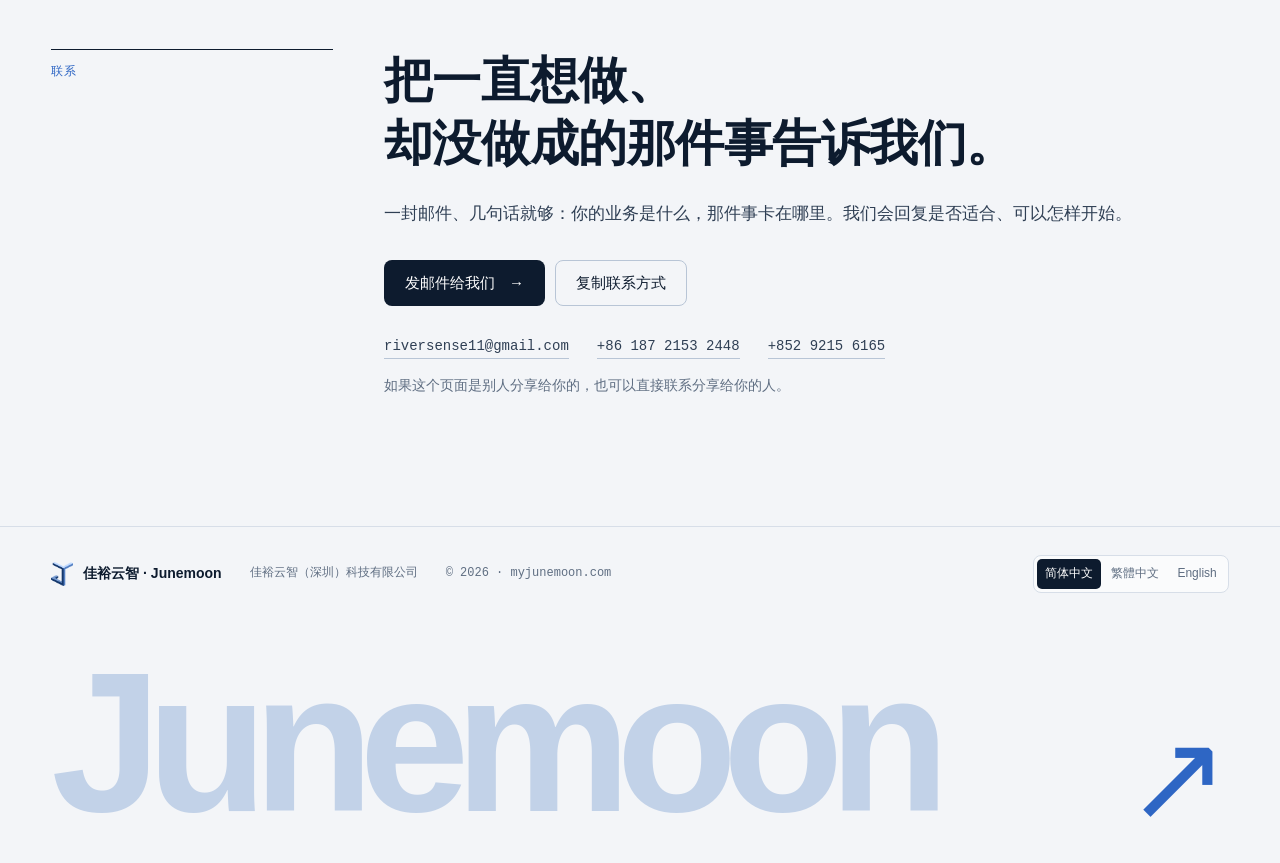
<file: approach.html>
<!doctype html>
<html lang="zh-Hans-CN">
<head>
  <meta charset="utf-8">
  <meta name="viewport" content="width=device-width, initial-scale=1">
  <meta name="theme-color" content="#f3f5f8">
  <meta name="color-scheme" content="light">
  <title data-title="method.page.title">方法 · 佳裕云智 Junemoon</title>
  <meta name="description" content="佳裕云智是一家做 AI 落地的咨询公司：到现场了解你的业务流程，把最耗人手的环节用 AI 做成每天能用的系统，每周汇报进度，上线后长期负责。">
  <meta property="og:type" content="website">
  <meta property="og:title" content="佳裕云智 Junemoon · 业务咨询与 AI 落地">
  <meta property="og:description" content="佳裕云智是一家做 AI 落地的咨询公司：到现场了解你的业务流程，把最耗人手的环节用 AI 做成每天能用的系统，每周汇报进度，上线后长期负责。">
  <meta property="og:image" content="https://myjunemoon.com/assets/og.png">
  <meta property="og:url" content="https://myjunemoon.com/approach">
  <meta name="twitter:card" content="summary_large_image">
  <link rel="canonical" href="https://myjunemoon.com/approach">
  <link rel="icon" type="image/png" sizes="32x32" href="assets/icon-32.png">
<link rel="apple-touch-icon" href="assets/apple-touch-icon.png">
  <link rel="stylesheet" href="site.css?v=20261103c">
  <script>document.documentElement.classList.add('js');</script>
  <script src="copy.js?v=20261124" defer></script>
  <script src="site.js?v=20261103c" defer></script>
</head>
<body class="page-approach">
<a class="skip" href="#main" data-i18n="skip">跳到正文</a>

<header class="nav" id="nav">
  <a class="brand" href="./" aria-label="佳裕云智 Junemoon"><img src="assets/logo.png" width="22" height="25" alt=""><span class="brand-zh" data-i18n="brand">佳裕云智</span><span class="brand-en" aria-hidden="true">Junemoon</span></a>
  <nav class="nav-links" aria-label="主导航">
    <a href="./#capabilities" data-page="capabilities" data-i18n="nav.cap">能力</a>
    <a href="work.html" data-page="work" data-i18n="nav.cases">案例</a>
    <a href="studio.html" data-page="studio" data-i18n="nav.studio">影像</a>
    <a href="approach.html" data-page="approach" data-i18n="nav.method">方法</a>
    <a href="./#about" data-page="about" data-i18n="nav.about">关于</a>
    <a href="#contact" data-page="contact" data-i18n="nav.contact">联系</a>
  </nav>
  <div class="nav-tools">
    <div class="lang" role="group" aria-label="Language"><button type="button" data-lang="zh-cn" aria-pressed="true" lang="zh-Hans">简</button><button type="button" data-lang="zh-hk" aria-pressed="false" lang="zh-Hant">繁</button><button type="button" data-lang="en" aria-pressed="false" lang="en">EN</button></div>
    <a class="nav-cta" href="#contact" data-i18n="nav.cta">聊一件事</a>
    <button type="button" class="menu-button" aria-expanded="false" aria-controls="mobile-nav"><span data-i18n="menu">菜单</span><i aria-hidden="true"></i></button>
  </div>
</header>
<nav id="mobile-nav" class="mobile-nav" aria-label="Mobile" hidden>
  <a href="./#capabilities"><span class="mono">01</span><span data-i18n="nav.cap">能力</span></a>
  <a href="work.html"><span class="mono">02</span><span data-i18n="nav.cases">案例</span></a>
  <a href="studio.html"><span class="mono">03</span><span data-i18n="nav.studio">影像</span></a>
  <a href="approach.html"><span class="mono">04</span><span data-i18n="nav.method">方法</span></a>
  <a href="./#about"><span class="mono">05</span><span data-i18n="nav.about">关于</span></a>
  <a href="#contact"><span class="mono">06</span><span data-i18n="nav.contact">联系</span></a>
</nav>

<main id="main">
  <!-- 01 Thinking -->
  <section class="section page-first" id="top"><span id="increment" class="anchor-alias"></span><span id="lab" class="anchor-alias"></span>
    <div class="wrap">
      <header class="sec-head">
        <p class="kicker mono" data-i18n="idea.kicker">01 · 思路</p>
        <div>
          <p class="page-eyebrow mono" data-i18n="method.page.kicker">方法</p>
          <h1 class="page-h1" data-i18n="idea.title">先找值得做的事，再谈 AI。</h1>
          <p class="lead" data-i18n="idea.lead">我们先找那些一直该做、却总排不上的事：线索没人及时回访，文件堆着没归档，活动一个季度才办一次。AI 把做这些事的成本降下来，它们就能排上日程，带来新的客户和更好的服务。</p>
        </div>
      </header>
      <div class="idea-figure">
        <figure class="fig threshold" id="fig-threshold" aria-labelledby="fig1-title">
        <div class="fig-head">
          <span class="mono fig-label" data-i18n="fig1.label">图 01 · 示意，不是数据</span>
          <div class="toggle" role="group" aria-label="Before / after">
            <button type="button" data-th="before" aria-pressed="false" data-i18n="fig1.before">以前的执行成本</button><button type="button" data-th="after" aria-pressed="true" data-i18n="fig1.after">有 AI 之后</button>
          </div>
        </div>
        <p class="fig-title" id="fig1-title" data-i18n="fig1.title">值得投入的门槛，下移了</p>
        <ol class="th-rows">
          <li style="--v:.62"><span class="th-name" data-i18n="fig1.item.1">每周更新的门店活动方案</span><span class="th-track"><span class="th-bar"></span></span></li>
          <li style="--v:.74"><span class="th-name" data-i18n="fig1.item.2">AI 搜索里的患者问答</span><span class="th-track"><span class="th-bar"></span></span></li>
          <li style="--v:.56"><span class="th-name" data-i18n="fig1.item.3">每一条线索都有人回访</span><span class="th-track"><span class="th-bar"></span></span></li>
          <li style="--v:.48"><span class="th-name" data-i18n="fig1.item.4">扫描件归档与期限清单</span><span class="th-track"><span class="th-bar"></span></span></li>
          <li style="--v:.66"><span class="th-name" data-i18n="fig1.item.5">试卷转成可编辑题库</span><span class="th-track"><span class="th-bar"></span></span></li>
        </ol>
        <div class="th-axis" aria-hidden="true"><span class="th-old mono" data-i18n="fig1.before">以前的执行成本</span><span class="th-new mono" data-i18n="fig1.after">有 AI 之后</span></div>
        <figcaption data-i18n="fig1.caption">每一行是一类工作，长度代表它的价值。竖线是完成它所需的成本：AI 把成本拉低后，原本排不上的工作越过了门槛。</figcaption>
      </figure>
      </div>
      <ol class="ideas reveal-group">
        <li class="reveal"><span class="mono idx">+1</span><h3 data-i18n="idea.1.t">新的渠道</h3><p data-i18n="idea.1.d">客户开始直接问 AI。品牌有没有出现在答案里、说得对不对，是一个以前不存在的获客入口。</p><a class="mono see" href="work.html#case-geo">→ GEO</a></li>
        <li class="reveal"><span class="mono idx">+2</span><h3 data-i18n="idea.2.t">补上以前漏掉的</h3><p data-i18n="idea.2.d">线索太多跟不过来，扫描件堆着没归档，期限靠人记。让系统先整理、标出缺口，人把精力放在判断和跟进上。</p><a class="mono see" href="work.html#case-scan">→ A</a></li>
        <li class="reveal"><span class="mono idx">+3</span><h3 data-i18n="idea.3.t">以前办不了这么勤</h3><p data-i18n="idea.3.d">一家商场以前一个季度策划一次活动。方案和物料的制作成本降下来后，可以按周、按客群去试，再看哪种有效。</p><span class="tag-concept mono" data-i18n="idea.3.tag">举例说明，不是已交付案例</span></li>
      </ol>
    </div>
  </section>

  <!-- 02 How we work -->
  <section class="section approach" id="approach"><span id="deliverables" class="anchor-alias"></span>
    <div class="wrap">
      <header class="sec-head">
        <p class="kicker mono" data-i18n="ap.kicker">02 · 怎么合作</p>
        <div>
          <h2 data-i18n="ap.title">诊断、落地、陪跑，同一批人。</h2>
          <p class="lead" data-i18n="ap.lead">我们的做法接近“前线部署工程师”（FDE）：顾问和工程师是同一批人。坐到业务旁边，先理解，再动手，上线后继续负责。</p>
        </div>
      </header>
      <ol class="loop reveal-group">
        <li class="reveal">
          <div class="loop-top"><span class="mono loop-n">01</span><span class="loop-line" aria-hidden="true"></span></div>
          <h3 data-i18n="ap.1.t">看清楚</h3>
          <p data-i18n="ap.1.d">走一遍流程，盘一盘资料，按“值不值得做、风险多大、资料够不够”给候选场景排序。</p>
          <dl><dt class="mono" data-i18n="ap.get">你拿到</dt><dd data-i18n="ap.1.g">AI 行动路线图：场景清单与优先级、资料和权限边界、分期计划。</dd><dt class="mono" data-i18n="ap.measure">怎么算成功</dt><dd data-i18n="ap.1.m">你能决定先做哪一件，也说得出为什么。</dd></dl>
        </li>
        <li class="reveal">
          <div class="loop-top"><span class="mono loop-n">02</span><span class="loop-line" aria-hidden="true"></span></div>
          <h3 data-i18n="ap.2.t">做出来</h3>
          <p data-i18n="ap.2.d">选一件事，用真实样本做出能用的版本。先和人工并行跑一段，对照结果，靠谱了再正式用。</p>
          <dl><dt class="mono" data-i18n="ap.get">你拿到</dt><dd data-i18n="ap.2.g">可用的系统功能或工具、使用说明、样本对照结果。</dd><dt class="mono" data-i18n="ap.measure">怎么算成功</dt><dd data-i18n="ap.2.m">在约定样本上，达到双方事先定好的标准。</dd></dl>
        </li>
        <li class="reveal">
          <div class="loop-top"><span class="mono loop-n">03</span><span class="loop-line" aria-hidden="true"></span></div>
          <h3 data-i18n="ap.3.t">量清楚</h3>
          <p data-i18n="ap.3.d">用同一批问题做前后对比；记录准确率、要改多少、整件事花多长时间，也写下已知限制。</p>
          <dl><dt class="mono" data-i18n="ap.get">你拿到</dt><dd data-i18n="ap.3.g">验收记录、已知限制；涉及开发时，附约定源码与部署、恢复资料。</dd><dt class="mono" data-i18n="ap.measure">怎么算成功</dt><dd data-i18n="ap.3.m">结果可以复查。</dd></dl>
        </li>
        <li class="reveal">
          <div class="loop-top"><span class="mono loop-n">04</span><span class="loop-line" aria-hidden="true"></span><span class="loop-back mono" aria-hidden="true">↺ 01</span></div>
          <h3 data-i18n="ap.4.t">持续改</h3>
          <p data-i18n="ap.4.d">上线后继续负责：日常运维、每周运行信号、每月经营复盘，需要时再做下一步开发。一项一报价，见效了再往下做。</p>
          <dl><dt class="mono" data-i18n="ap.get">你拿到</dt><dd data-i18n="ap.4.g">周度运行信号、月度经营复盘、问题清单、下一阶段范围。</dd><dt class="mono" data-i18n="ap.measure">怎么算成功</dt><dd data-i18n="ap.4.m">系统一直有人管，改进有节奏。</dd></dl>
        </li>
      </ol>
    </div>
  </section>

  <!-- 05 Boundaries -->
  <section class="section boundaries" id="boundaries"><span id="ai-method" class="anchor-alias"></span>
    <div class="wrap">
      <header class="sec-head">
        <p class="kicker mono" data-i18n="bd.kicker">03 · 边界</p>
        <div>
          <h2 data-i18n="bd.title">AI 负责整理，人负责决定。</h2>
          <p class="lead" data-i18n="bd.lead">涉及会员、患者和付款这些高风险的事，我们先定边界，再决定 AI 做多少。</p>
        </div>
      </header>
      <figure class="diagram gateway" id="fig-gateway">
        <p class="mono fig-label" data-i18n="gw.label">图 02 · 可控 AI 接入的结构</p>
        <ol class="gw">
          <li class="gw-node"><strong data-i18n="gw.app">你的业务系统</strong><span data-i18n="gw.app.d">不持有模型密钥</span></li>
          <li class="gw-node guard"><strong data-i18n="gw.in">输入护栏</strong><span data-i18n="gw.in.d">资料分级 · 脱敏 · 注入检查</span></li>
          <li class="gw-node core"><strong data-i18n="gw.gate">模型网关</strong><span data-i18n="gw.gate.d">统一入口 · 路由与降级 · 调用记录 · 额度</span></li>
          <li class="gw-node model"><strong data-i18n="gw.model">模型</strong><span class="mono">DeepSeek · Qwen · Doubao · Kimi · …</span></li>
          <li class="gw-node guard"><strong data-i18n="gw.out">输出护栏</strong><span data-i18n="gw.out.d">要求来源 · 格式校验 · 工具白名单</span></li>
          <li class="gw-node human"><strong data-i18n="gw.human">人工出口</strong><span data-i18n="gw.human.d">命中规则时：金额、承诺、个案判断 → 转给人</span></li>
        </ol>
        <span class="gw-pulse" aria-hidden="true"></span>
      </figure>
      <ol class="method reveal-group">
        <li class="reveal"><span class="mono">M1</span><h3 data-i18n="m.1.t">资料与调用范围</h3><p data-i18n="m.1.d">先确认哪些资料可以传给模型、在哪里处理和保存；模型入口统一管理，按需设置额度和记录。</p></li>
        <li class="reveal"><span class="mono">M2</span><h3 data-i18n="m.2.t">权限由系统执行</h3><p data-i18n="m.2.d">只开放任务需要的资料和工具；读取、修改、发送分开授权，不让模型自己判断有没有权限。</p></li>
        <li class="reveal"><span class="mono">M3</span><h3 data-i18n="m.3.t">输出能回头核对</h3><p data-i18n="m.3.d">保留原件、引用或页码；不确定的字段进入待核清单，关键写入和对外动作经人确认。</p></li>
        <li class="reveal"><span class="mono">M4</span><h3 data-i18n="m.4.t">上线前有比较，上线后有退路</h3><p data-i18n="m.4.d">用同一批代表样本和失败样例比对；保留版本、回退和复测安排。</p></li>
      </ol>
      <p class="refs"><span data-i18n="m.refs">设计参考（公开方法，不代表认证或背书）：</span> <a href="https://genai.owasp.org/llmrisk/llm062025-excessive-agency/" target="_blank" rel="noopener noreferrer">OWASP · Excessive Agency ↗</a> <a href="https://airc.nist.gov/airmf-resources/airmf/5-sec-core/" target="_blank" rel="noopener noreferrer">NIST · AI RMF ↗</a></p>
    </div>
  </section>
  <!-- 06 Contact -->
  <section class="section contact" id="contact">
    <div class="wrap contact-grid">
      <p class="kicker mono" data-i18n="nav.contact">联系</p>
      <div>
        <h2 data-i18n="ct.title">把一直想做、却没做成的那件事告诉我们。</h2>
        <p class="lead" data-i18n="ct.lead">一封邮件、几句话就够：你的业务是什么，那件事卡在哪里。我们会回复是否适合、可以怎样开始。</p>
        <div class="actions">
          <a class="button primary" href="mailto:riversense11@gmail.com"><span data-i18n="ct.btn">发邮件给我们</span><span class="arrow" aria-hidden="true">→</span></a>
          <button type="button" class="button ghost" id="copy-contact" data-i18n="contact.copy">复制联系方式</button>
        </div>
        <p class="contact-lines mono"><a href="mailto:riversense11@gmail.com">riversense11@gmail.com</a><a href="tel:+8618721532448">+86 187 2153 2448</a><a href="tel:+85292156165">+852 9215 6165</a></p>
        <p class="contact-note" data-i18n="ct.note">如果这个页面是别人分享给你的，也可以直接联系分享给你的人。</p>
      </div>
    </div>
  </section>
</main>

<footer class="footer">
  <div class="wrap footer-grid">
    <a class="brand" href="./"><img src="assets/logo.png" width="22" height="25" alt=""><span>佳裕云智 · Junemoon</span></a>
    <span class="mono" data-i18n="ft.legalName">佳裕云智（深圳）科技有限公司</span>
    <span class="mono">© 2026 · myjunemoon.com</span>
    <div class="lang" role="group" aria-label="Language"><button type="button" data-lang="zh-cn" aria-pressed="true" lang="zh-Hans">简体中文</button><button type="button" data-lang="zh-hk" aria-pressed="false" lang="zh-Hant">繁體中文</button><button type="button" data-lang="en" aria-pressed="false" lang="en">English</button></div>
  </div>
  <a class="wordmark wrap" href="#top" aria-label="回到顶部" data-aria="ft.top"><span>Junemoon</span><i aria-hidden="true">↗</i></a>
</footer>

<dialog id="image-dialog" aria-labelledby="image-caption"><div class="dialog-bar"><p id="image-caption"></p><a class="mono" id="image-original" href="assets/acct-review.webp" target="_blank" rel="noopener" data-i18n="open.original">打开原图 ↗</a><button type="button" id="close-image" class="button ghost" data-i18n="close">关闭</button></div><img id="full-image" alt=""></dialog>
<dialog id="copy-dialog" aria-labelledby="copy-heading"><h2 id="copy-heading" data-i18n="copy.manual">请选择并复制以下内容</h2><textarea id="copy-text" readonly aria-labelledby="copy-heading"></textarea><button type="button" id="close-copy" class="button ghost" data-i18n="close">关闭</button></dialog>
<div class="toast" id="toast" role="status" aria-live="polite"></div>
<noscript><p class="noscript-note">页面正文可直接阅读；开启 JavaScript 后可切换语言、放大图片和下载介绍。</p></noscript>
</body>
</html>
</file>
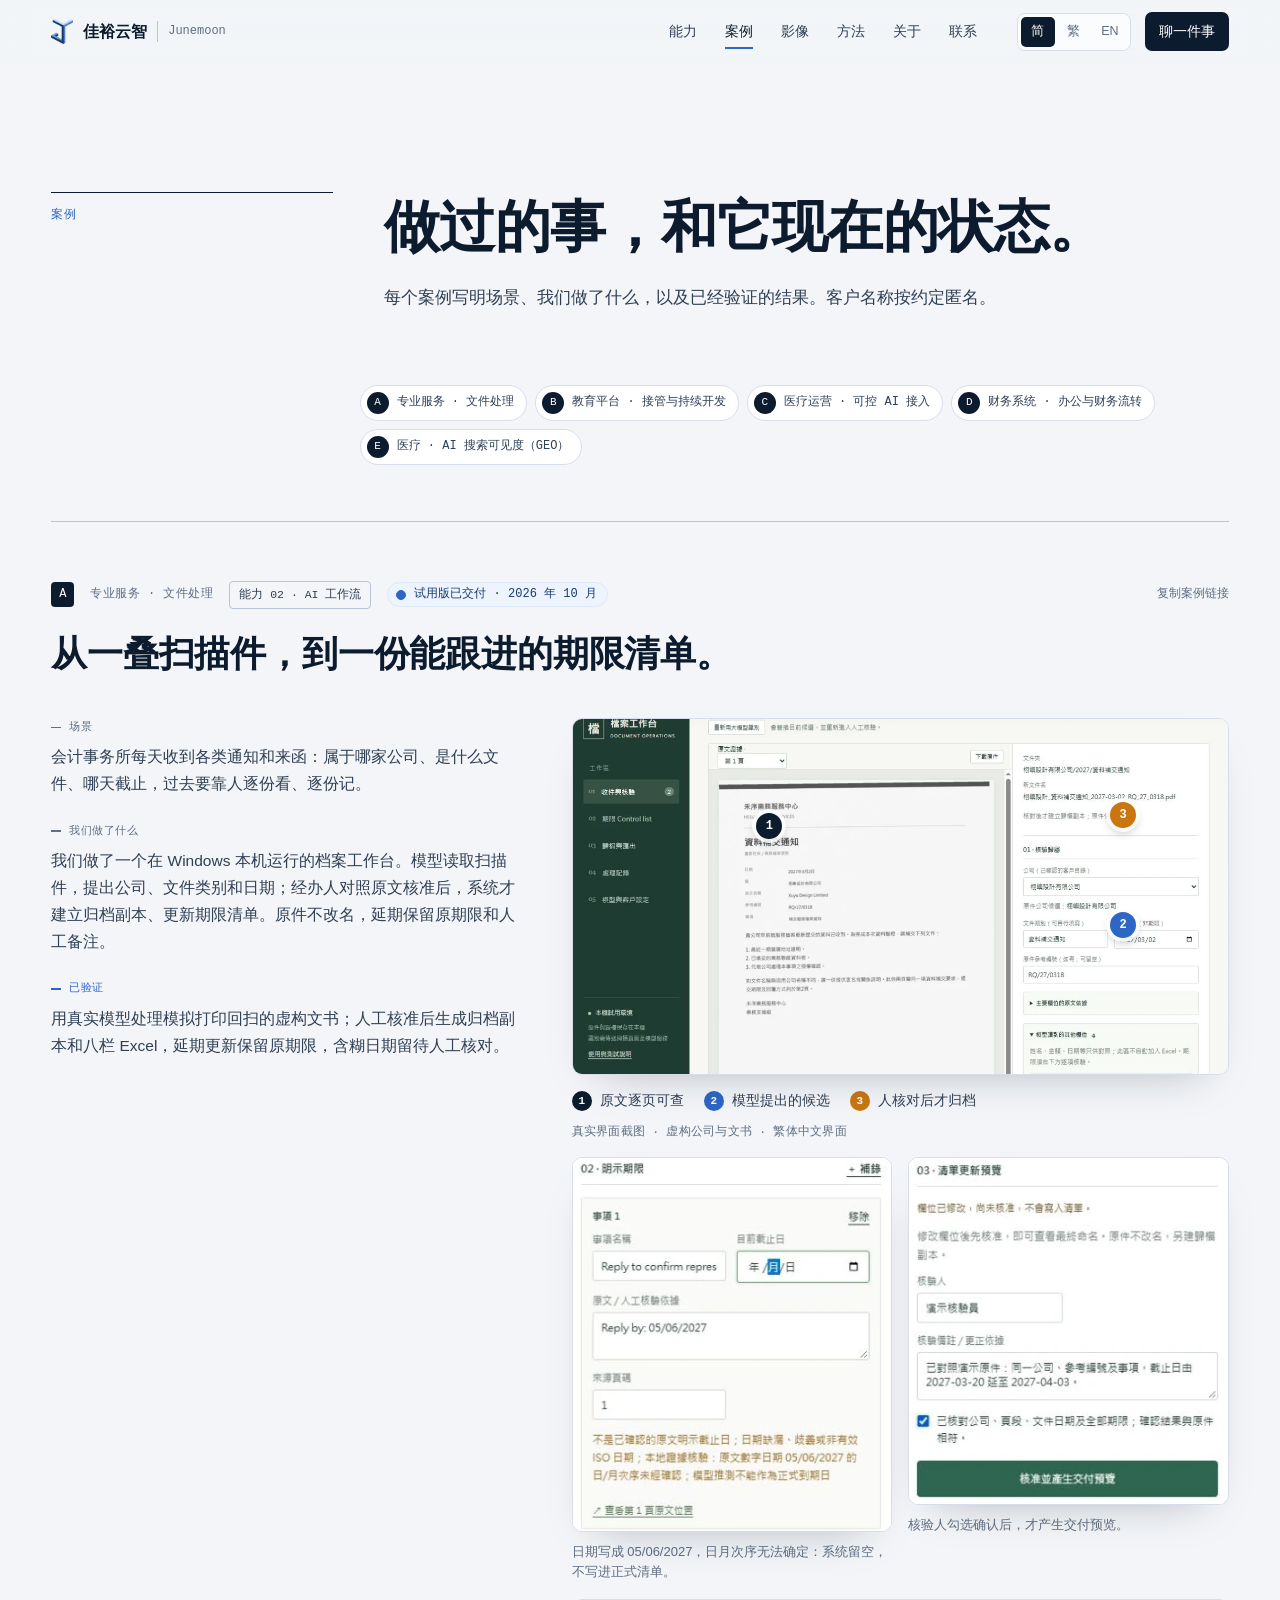
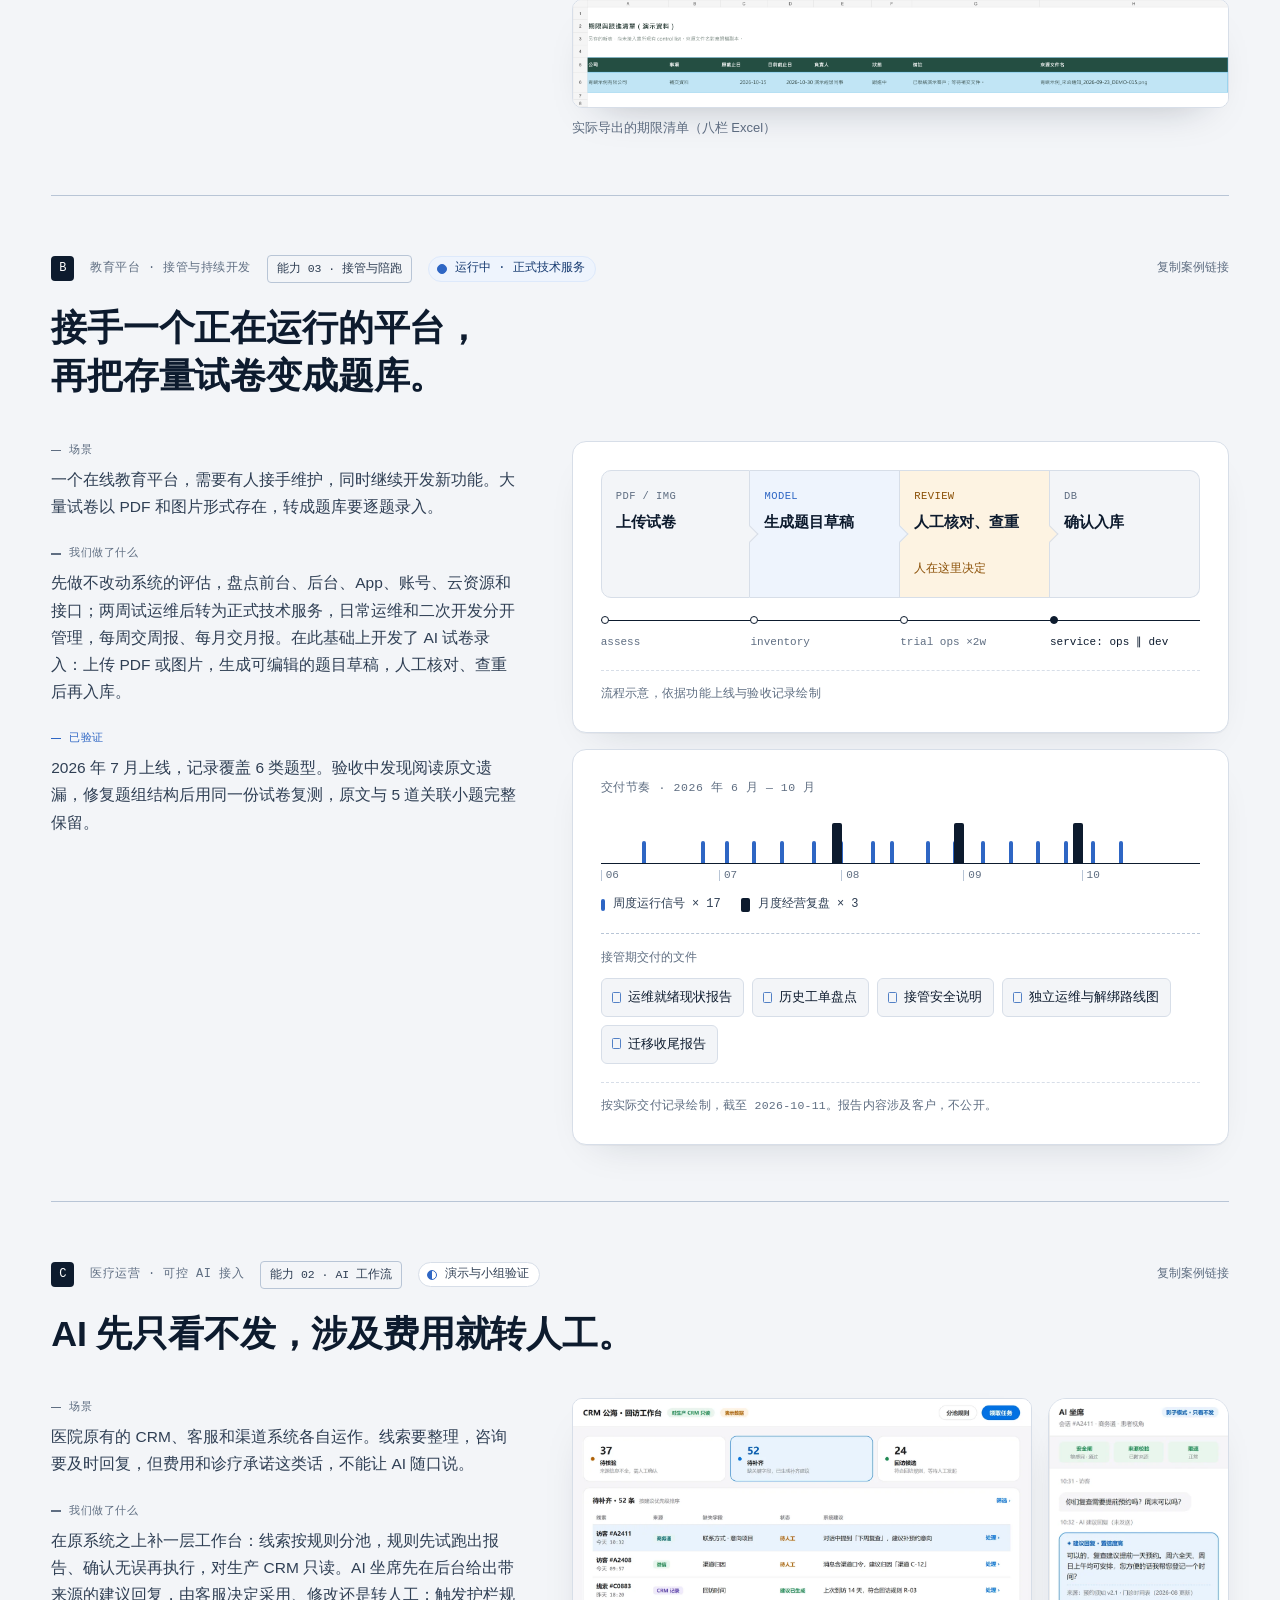
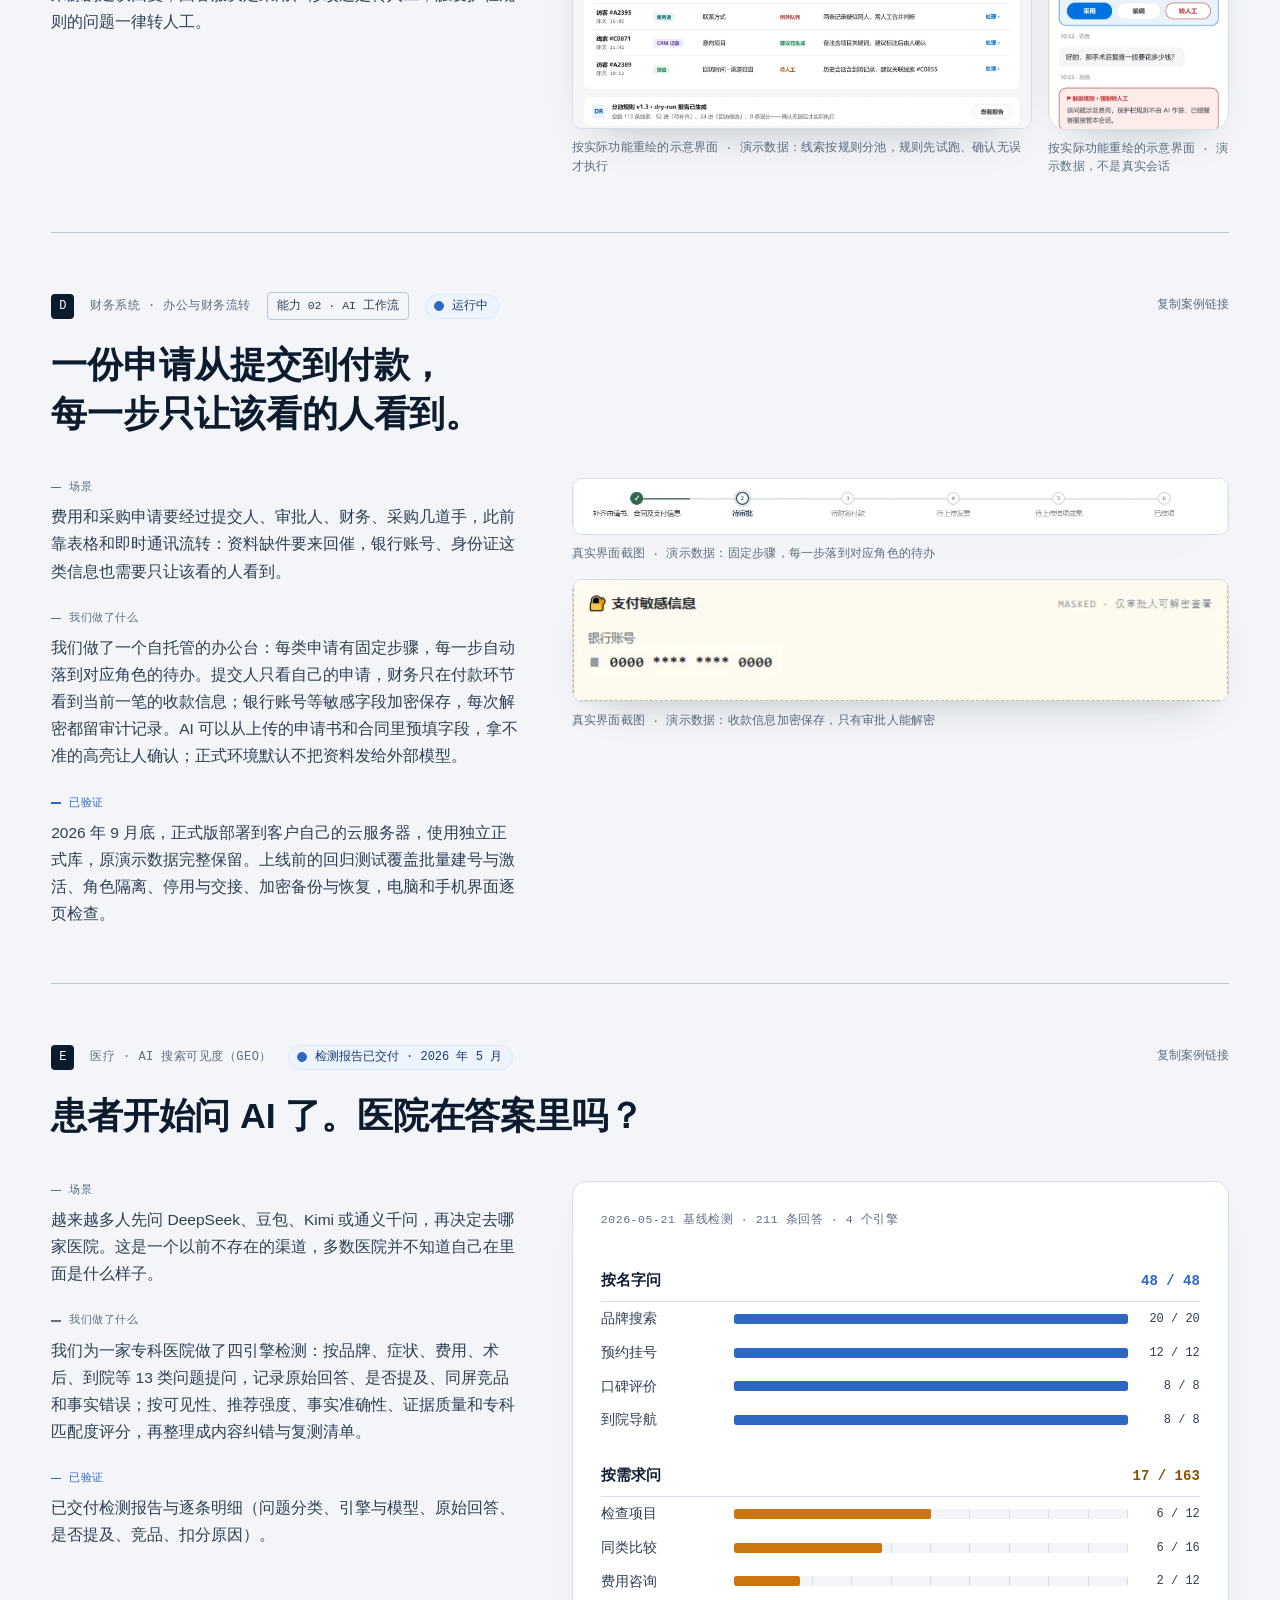
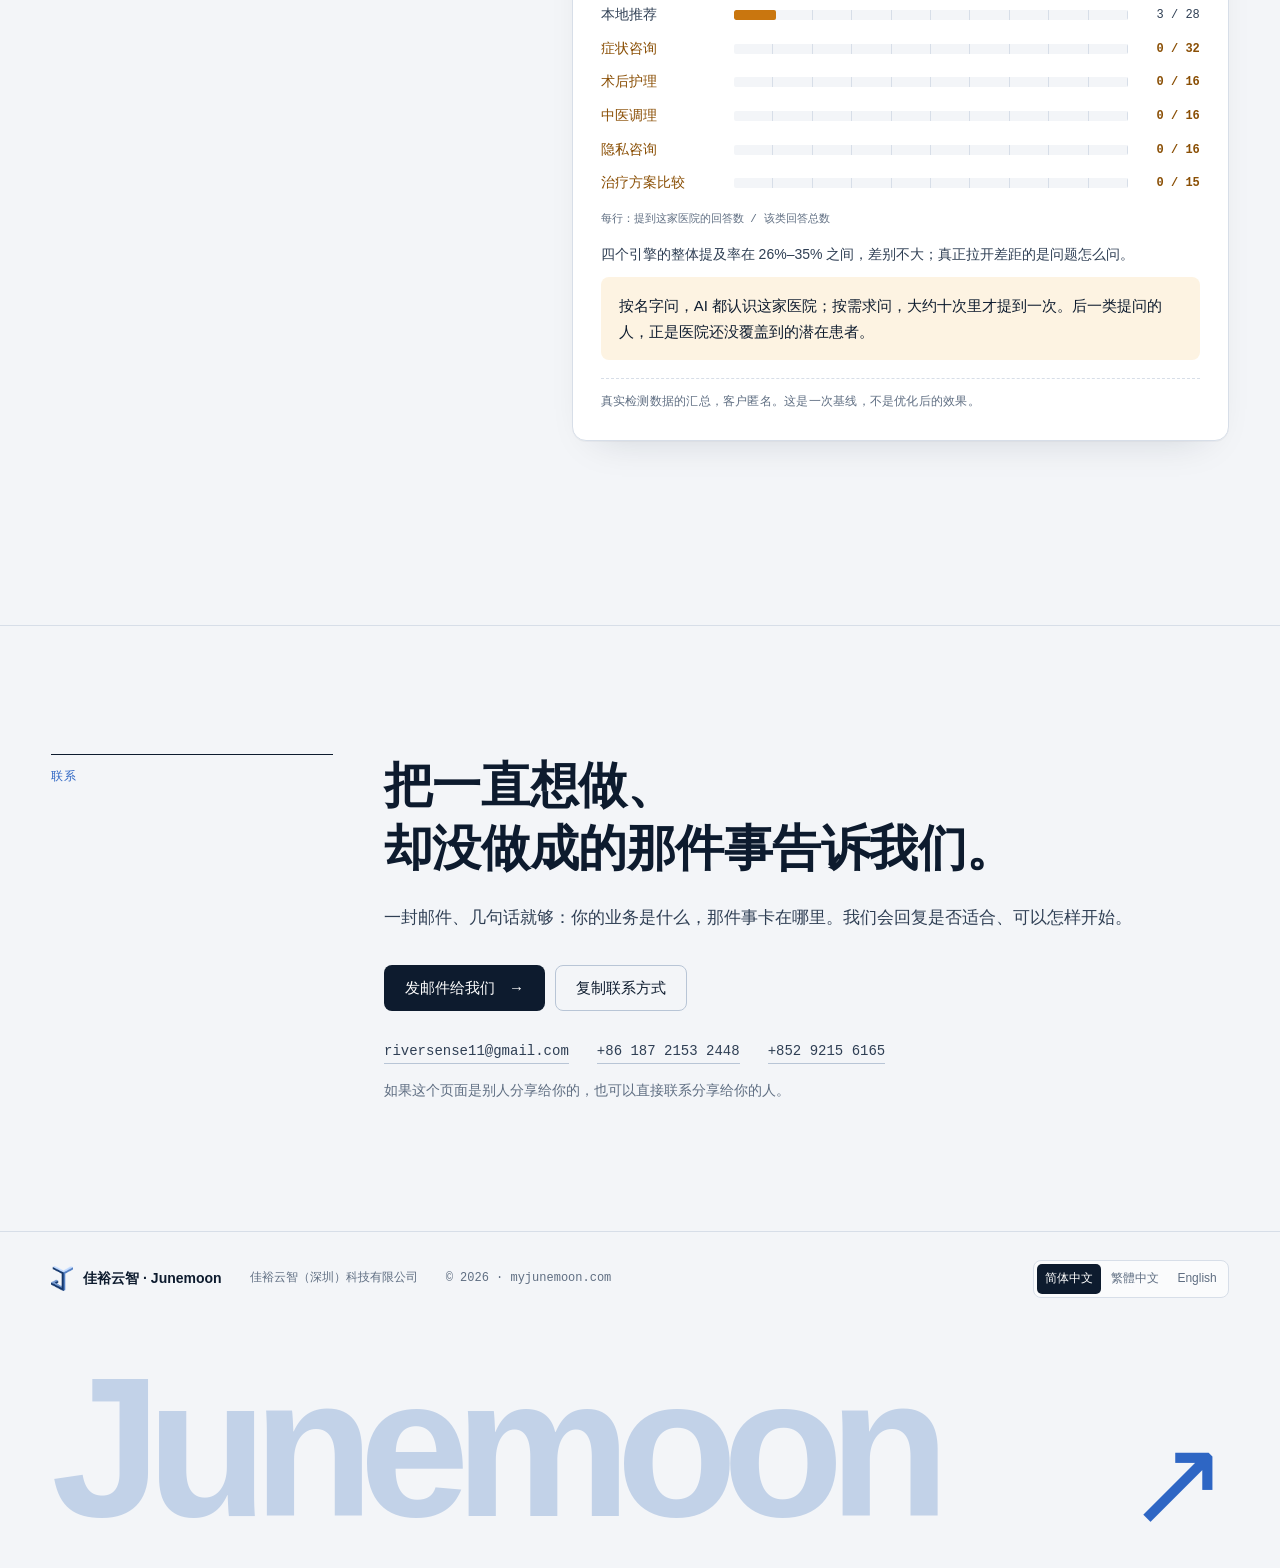
<file: work.html>
<!doctype html>
<html lang="zh-Hans-CN">
<head>
  <meta charset="utf-8">
  <meta name="viewport" content="width=device-width, initial-scale=1">
  <meta name="theme-color" content="#f3f5f8">
  <meta name="color-scheme" content="light">
  <title data-title="work.page.title">案例 · 佳裕云智 Junemoon</title>
  <meta name="description" content="佳裕云智是一家做 AI 落地的咨询公司：到现场了解你的业务流程，把最耗人手的环节用 AI 做成每天能用的系统，每周汇报进度，上线后长期负责。">
  <meta property="og:type" content="website">
  <meta property="og:title" content="佳裕云智 Junemoon · 业务咨询与 AI 落地">
  <meta property="og:description" content="佳裕云智是一家做 AI 落地的咨询公司：到现场了解你的业务流程，把最耗人手的环节用 AI 做成每天能用的系统，每周汇报进度，上线后长期负责。">
  <meta property="og:image" content="https://myjunemoon.com/assets/og.png">
  <meta property="og:url" content="https://myjunemoon.com/work">
  <meta name="twitter:card" content="summary_large_image">
  <link rel="canonical" href="https://myjunemoon.com/work">
  <link rel="icon" type="image/png" sizes="32x32" href="assets/icon-32.png">
<link rel="apple-touch-icon" href="assets/apple-touch-icon.png">
  <link rel="stylesheet" href="site.css?v=20261103c">
  <script>document.documentElement.classList.add('js');</script>
  <script src="copy.js?v=20261124" defer></script>
  <script src="site.js?v=20261103c" defer></script>
</head>
<body class="page-work">
<a class="skip" href="#main" data-i18n="skip">跳到正文</a>

<header class="nav" id="nav">
  <a class="brand" href="./" aria-label="佳裕云智 Junemoon"><img src="assets/logo.png" width="22" height="25" alt=""><span class="brand-zh" data-i18n="brand">佳裕云智</span><span class="brand-en" aria-hidden="true">Junemoon</span></a>
  <nav class="nav-links" aria-label="主导航">
    <a href="./#capabilities" data-page="capabilities" data-i18n="nav.cap">能力</a>
    <a href="work.html" data-page="work" data-i18n="nav.cases">案例</a>
    <a href="studio.html" data-page="studio" data-i18n="nav.studio">影像</a>
    <a href="approach.html" data-page="approach" data-i18n="nav.method">方法</a>
    <a href="./#about" data-page="about" data-i18n="nav.about">关于</a>
    <a href="#contact" data-page="contact" data-i18n="nav.contact">联系</a>
  </nav>
  <div class="nav-tools">
    <div class="lang" role="group" aria-label="Language"><button type="button" data-lang="zh-cn" aria-pressed="true" lang="zh-Hans">简</button><button type="button" data-lang="zh-hk" aria-pressed="false" lang="zh-Hant">繁</button><button type="button" data-lang="en" aria-pressed="false" lang="en">EN</button></div>
    <a class="nav-cta" href="#contact" data-i18n="nav.cta">聊一件事</a>
    <button type="button" class="menu-button" aria-expanded="false" aria-controls="mobile-nav"><span data-i18n="menu">菜单</span><i aria-hidden="true"></i></button>
  </div>
</header>
<nav id="mobile-nav" class="mobile-nav" aria-label="Mobile" hidden>
  <a href="./#capabilities"><span class="mono">01</span><span data-i18n="nav.cap">能力</span></a>
  <a href="work.html"><span class="mono">02</span><span data-i18n="nav.cases">案例</span></a>
  <a href="studio.html"><span class="mono">03</span><span data-i18n="nav.studio">影像</span></a>
  <a href="approach.html"><span class="mono">04</span><span data-i18n="nav.method">方法</span></a>
  <a href="./#about"><span class="mono">05</span><span data-i18n="nav.about">关于</span></a>
  <a href="#contact"><span class="mono">06</span><span data-i18n="nav.contact">联系</span></a>
</nav>

<main id="main">
  <!-- 03 Work -->
  <section class="section work page-first" id="top">
    <div class="wrap">
      <header class="sec-head">
        <p class="kicker mono" data-i18n="nav.cases">案例</p>
        <div>
          <h1 class="page-h1" data-i18n="work.title">做过的事，和它现在的状态。</h1>
          <p class="lead" data-i18n="work.lead">每个案例写明场景、我们做了什么，以及已经验证的结果。客户名称按约定匿名。</p>
        </div>
      </header>
      <nav class="case-index mono" aria-label="Cases">
        <a href="#case-scan"><b>A</b><span data-i18n="scan.category">专业服务 · 文件处理</span></a>
        <a href="#case-platform"><b>B</b><span data-i18n="edu.category">教育平台 · 接管与持续开发</span></a>
        <a href="#case-gate"><b>C</b><span data-i18n="gate.category">医疗运营 · 可控 AI 接入</span></a>
        <a href="#case-office"><b>D</b><span data-i18n="office.category">财务系统 · 办公与财务流转</span></a>
        <a href="#case-geo"><b>E</b><span data-i18n="geo.category">医疗 · AI 搜索可见度（GEO）</span></a>
      </nav>

      <!-- A: accounting document workbench -->
      <article class="case" id="case-scan"><span id="professional" class="anchor-alias"></span>
        <header class="case-head">
          <span class="case-id mono">A</span>
          <span class="case-cat mono" data-i18n="scan.category">专业服务 · 文件处理</span>
          <a class="cap-tag mono" href="./#cap-2" data-i18n="cap.tag.2">能力 02 · AI 工作流</a>
          <span class="status" data-phase="full" data-i18n="scan.status">试用版已交付 · 2026 年 10 月</span>
          <button type="button" class="share mono" data-share="case-scan" data-i18n="share">复制案例链接</button>
        </header>
        <h3 class="case-title" data-i18n="scan.title">从一叠扫描件，到一份能跟进的期限清单。</h3>
        <div class="case-body">
          <dl class="case-text">
            <dt class="mono" data-i18n="work.situation">场景</dt><dd data-i18n="scan.situation">会计事务所每天收到各类通知和来函：属于哪家公司、是什么文件、哪天截止，过去要靠人逐份看、逐份记。</dd>
            <dt class="mono" data-i18n="work.did">我们做了什么</dt><dd data-i18n="scan.did">我们做了一个在 Windows 本机运行的档案工作台。模型读取扫描件，提出公司、文件类别和日期；经办人对照原文核准后，系统才建立归档副本、更新期限清单。原件不改名，延期保留原期限和人工备注。</dd>
            <dt class="mono ok" data-i18n="work.verified">已验证</dt><dd data-i18n="scan.verified">用真实模型处理模拟打印回扫的虚构文书；人工核准后生成归档副本和八栏 Excel，延期更新保留原期限，含糊日期留待人工核对。</dd>
          </dl>
          <div class="case-media">
            <figure class="shot annotated">
              <button type="button" class="zoom" data-image="assets/acct-review.webp" data-caption="scan.fig">
                <img src="assets/acct-review.webp" width="1250" height="678" loading="lazy" alt="档案工作台核验界面：左侧为扫描原文，右侧为模型提出的公司、文件类别与日期" data-alt="scan.fig">
                <span class="pin" style="--x:30%;--y:30%" aria-hidden="true">1</span>
                <span class="pin pin-ai" style="--x:84%;--y:58%" aria-hidden="true">2</span>
                <span class="pin pin-human" style="--x:84%;--y:27%" aria-hidden="true">3</span>
              </button>
              <ol class="pins-legend">
                <li><span class="pin-dot">1</span><span data-i18n="scan.note.1">原文逐页可查</span></li>
                <li><span class="pin-dot pin-ai">2</span><span data-i18n="scan.note.2">模型提出的候选</span></li>
                <li><span class="pin-dot pin-human">3</span><span data-i18n="scan.note.3">人核对后才归档</span></li>
              </ol>
              <figcaption class="mono" data-i18n="scan.fig">真实界面截图 · 虚构公司与文书 · 繁体中文界面</figcaption>
            </figure>
            <div class="shot-pair">
              <figure class="shot detail"><button type="button" class="zoom" data-image="assets/acct-ambiguous.webp" data-caption="scan.detail.1"><img src="assets/acct-ambiguous.webp" width="355" height="415" loading="lazy" alt="日期写法有歧义时，截止日字段留空并显示提示" data-alt="scan.detail.1"></button><figcaption data-i18n="scan.detail.1">日期写成 05/06/2027，日月次序无法确定：系统留空，不写进正式清单。</figcaption></figure>
              <figure class="shot detail"><button type="button" class="zoom" data-image="assets/acct-approve.webp" data-caption="scan.detail.2"><img src="assets/acct-approve.webp" width="355" height="385" loading="lazy" alt="核验人填写备注并勾选确认后，才可产生交付预览" data-alt="scan.detail.2"></button><figcaption data-i18n="scan.detail.2">核验人勾选确认后，才产生交付预览。</figcaption></figure>
            </div>
            <figure class="shot export"><button type="button" class="zoom" data-image="assets/deadline-export.png" data-caption="scan.export"><img src="assets/deadline-export.png" width="2170" height="354" loading="lazy" alt="实际导出的期限清单（八栏 Excel）" data-alt="scan.export"></button><figcaption data-i18n="scan.export">实际导出的期限清单（八栏 Excel）</figcaption></figure>
          </div>
        </div>
      </article>

      <!-- B: education platform -->
      <article class="case" id="case-platform">
        <header class="case-head">
          <span class="case-id mono">B</span>
          <span class="case-cat mono" data-i18n="edu.category">教育平台 · 接管与持续开发</span>
          <a class="cap-tag mono" href="./#cap-3" data-i18n="cap.tag.3">能力 03 · 接管与陪跑</a>
          <span class="status" data-phase="full" data-i18n="edu.status">运行中 · 正式技术服务</span>
          <button type="button" class="share mono" data-share="case-platform" data-i18n="share">复制案例链接</button>
        </header>
        <h3 class="case-title" data-i18n="edu.title">接手一个正在运行的平台，再把存量试卷变成题库。</h3>
        <div class="case-body">
          <dl class="case-text">
            <dt class="mono" data-i18n="work.situation">场景</dt><dd data-i18n="edu.situation">一个在线教育平台，需要有人接手维护，同时继续开发新功能。大量试卷以 PDF 和图片形式存在，转成题库要逐题录入。</dd>
            <dt class="mono" data-i18n="work.did">我们做了什么</dt><dd data-i18n="edu.did">先做不改动系统的评估，盘点前台、后台、App、账号、云资源和接口；两周试运维后转为正式技术服务，日常运维和二次开发分开管理，每周交周报、每月交月报。在此基础上开发了 AI 试卷录入：上传 PDF 或图片，生成可编辑的题目草稿，人工核对、查重后再入库。</dd>
            <dt class="mono ok" data-i18n="work.verified">已验证</dt><dd data-i18n="edu.verified">2026 年 7 月上线，记录覆盖 6 类题型。验收中发现阅读原文遗漏，修复题组结构后用同一份试卷复测，原文与 5 道关联小题完整保留。</dd>
          </dl>
          <div class="case-media">
            <figure class="diagram flow">
              <ol class="flow-steps">
                <li><span class="mono">PDF / IMG</span><strong data-i18n="edu.flow.1">上传试卷</strong></li>
                <li class="is-ai"><span class="mono">MODEL</span><strong data-i18n="edu.flow.2">生成题目草稿</strong></li>
                <li class="is-human"><span class="mono">REVIEW</span><strong data-i18n="edu.flow.3">人工核对、查重</strong><em data-i18n="edu.flow.note">人在这里决定</em></li>
                <li><span class="mono">DB</span><strong data-i18n="edu.flow.4">确认入库</strong></li>
              </ol>
              <div class="flow-track" aria-hidden="true">
                <span class="mono">assess</span><span class="mono">inventory</span><span class="mono">trial ops ×2w</span><span class="mono">service: ops ∥ dev</span>
              </div>
              <figcaption class="mono" data-i18n="edu.fig">流程示意，依据功能上线与验收记录绘制</figcaption>
            </figure>
            <figure class="diagram cadence">
              <p class="mono fig-label" data-i18n="edu.cad.title">交付节奏 · 2026 年 6 月 — 10 月</p>
              <div class="cad-track" aria-hidden="true"><i class="cad-w" style="--x:7.24%;--k:0"></i><i class="cad-w" style="--x:17.11%;--k:1"></i><i class="cad-w" style="--x:21.05%;--k:2"></i><i class="cad-w" style="--x:25.66%;--k:3"></i><i class="cad-w" style="--x:30.26%;--k:4"></i><i class="cad-w" style="--x:35.53%;--k:5"></i><i class="cad-w" style="--x:40.13%;--k:6"></i><i class="cad-w" style="--x:45.39%;--k:7"></i><i class="cad-w" style="--x:48.68%;--k:8"></i><i class="cad-w" style="--x:54.61%;--k:9"></i><i class="cad-w" style="--x:59.21%;--k:10"></i><i class="cad-w" style="--x:63.82%;--k:11"></i><i class="cad-w" style="--x:68.42%;--k:12"></i><i class="cad-w" style="--x:73.03%;--k:13"></i><i class="cad-w" style="--x:77.63%;--k:14"></i><i class="cad-w" style="--x:82.24%;--k:15"></i><i class="cad-w" style="--x:86.84%;--k:16"></i><i class="cad-m" style="--x:39.47%;--k:0"></i><i class="cad-m" style="--x:59.87%;--k:1"></i><i class="cad-m" style="--x:79.61%;--k:2"></i></div>
              <div class="cad-axis mono" aria-hidden="true"><span style="--x:0.00%">06</span><span style="--x:19.74%">07</span><span style="--x:40.13%">08</span><span style="--x:60.53%">09</span><span style="--x:80.26%">10</span></div>
              <ul class="cad-legend mono">
                <li><i class="cad-key w"></i><span data-i18n="edu.cad.w">周度运行信号 × 17</span></li>
                <li><i class="cad-key m"></i><span data-i18n="edu.cad.m">月度经营复盘 × 3</span></li>
              </ul>
              <div class="cad-docs">
                <p class="mono" data-i18n="edu.cad.docs">接管期交付的文件</p>
                <ul><li data-i18n="edu.doc.1">运维就绪现状报告</li><li data-i18n="edu.doc.2">历史工单盘点</li><li data-i18n="edu.doc.3">接管安全说明</li><li data-i18n="edu.doc.4">独立运维与解绑路线图</li><li data-i18n="edu.doc.5">迁移收尾报告</li></ul>
              </div>
              <figcaption class="mono" data-i18n="edu.cad.fig">按实际交付记录绘制，截至 2026-10-11。报告内容涉及客户，不公开。</figcaption>
            </figure>
          </div>
        </div>
      </article>


      <!-- D: controlled AI in healthcare operations -->
      <article class="case" id="case-gate">
        <header class="case-head">
          <span class="case-id mono">C</span>
          <span class="case-cat mono" data-i18n="gate.category">医疗运营 · 可控 AI 接入</span>
          <a class="cap-tag mono" href="./#cap-2" data-i18n="cap.tag.2">能力 02 · AI 工作流</a>
          <span class="status" data-phase="half" data-i18n="gate.status">演示与小组验证</span>
          <button type="button" class="share mono" data-share="case-gate" data-i18n="share">复制案例链接</button>
        </header>
        <h3 class="case-title" data-i18n="gate.title">AI 先只看不发，涉及费用就转人工。</h3>
        <div class="case-body">
          <dl class="case-text">
            <dt class="mono" data-i18n="work.situation">场景</dt><dd data-i18n="gate.situation">医院原有的 CRM、客服和渠道系统各自运作。线索要整理，咨询要及时回复，但费用和诊疗承诺这类话，不能让 AI 随口说。</dd>
            <dt class="mono" data-i18n="work.did">我们做了什么</dt><dd data-i18n="gate.did">在原系统之上补一层工作台：线索按规则分池，规则先试跑出报告、确认无误再执行，对生产 CRM 只读。AI 坐席先在后台给出带来源的建议回复，由客服决定采用、修改还是转人工；触发护栏规则的问题一律转人工。</dd>
          </dl>
          <div class="case-media shot-duo">
            <figure class="shot">
              <button type="button" class="zoom" data-image="assets/crm-pool.webp" data-caption="gate.fig2"><img src="assets/crm-pool.webp" width="1400" height="1006" loading="lazy" alt="按实际功能重绘的示意界面 · 演示数据：线索按规则分池，规则先试跑、确认无误才执行" data-alt="gate.fig2"></button>
              <figcaption class="mono" data-i18n="gate.fig2">按实际功能重绘的示意界面 · 演示数据：线索按规则分池，规则先试跑、确认无误才执行</figcaption>
            </figure>
            <figure class="shot phone">
              <button type="button" class="zoom" data-image="assets/agent-guardrail.webp" data-caption="gate.fig"><img src="assets/agent-guardrail.webp" width="453" height="836" loading="lazy" alt="AI 坐席示意界面：建议回复附来源，涉及费用的问题按护栏规则强制转人工" data-alt="gate.fig"></button>
              <figcaption class="mono" data-i18n="gate.fig">按实际功能重绘的示意界面 · 演示数据，不是真实会话</figcaption>
            </figure>
          </div>
        </div>
      </article>

      <!-- E: office workflow -->
      <article class="case" id="case-office"><span id="office-demo" class="anchor-alias"></span>
        <header class="case-head">
          <span class="case-id mono">D</span>
          <span class="case-cat mono" data-i18n="office.category">财务系统 · 办公与财务流转</span>
          <a class="cap-tag mono" href="./#cap-2" data-i18n="cap.tag.2">能力 02 · AI 工作流</a>
          <span class="status" data-phase="full" data-i18n="office.status">运行中</span>
          <button type="button" class="share mono" data-share="case-office" data-i18n="share">复制案例链接</button>
        </header>
        <h3 class="case-title" data-i18n="office.title">一份申请从提交到付款，每一步只让该看的人看到。</h3>
        <div class="case-body">
          <dl class="case-text">
            <dt class="mono" data-i18n="work.situation">场景</dt><dd data-i18n="office.situation">费用和采购申请要经过提交人、审批人、财务、采购几道手，此前靠表格和即时通讯流转：资料缺件要来回催，银行账号、身份证这类信息也需要只让该看的人看到。</dd>
            <dt class="mono" data-i18n="work.did">我们做了什么</dt><dd data-i18n="office.did">我们做了一个自托管的办公台：每类申请有固定步骤，每一步自动落到对应角色的待办。提交人只看自己的申请，财务只在付款环节看到当前一笔的收款信息；银行账号等敏感字段加密保存，每次解密都留审计记录。AI 可以从上传的申请书和合同里预填字段，拿不准的高亮让人确认；正式环境默认不把资料发给外部模型。</dd>
            <dt class="mono ok" data-i18n="work.verified">已验证</dt><dd data-i18n="office.verified">2026 年 9 月底，正式版部署到客户自己的云服务器，使用独立正式库，原演示数据完整保留。上线前的回归测试覆盖批量建号与激活、角色隔离、停用与交接、加密备份与恢复，电脑和手机界面逐页检查。</dd>
          </dl>
          <div class="case-media">
            <figure class="shot">
              <button type="button" class="zoom" data-image="assets/office-steps.webp" data-caption="office.note.1"><img src="assets/office-steps.webp" width="1121" height="94" loading="lazy" alt="真实界面截图 · 演示数据：固定步骤，每一步落到对应角色的待办" data-alt="office.note.1"></button>
              <figcaption class="mono" data-i18n="office.note.1">真实界面截图 · 演示数据：固定步骤，每一步落到对应角色的待办</figcaption>
            </figure>
            <figure class="shot">
              <button type="button" class="zoom" data-image="assets/office-secure.webp" data-caption="office.note.2"><img src="assets/office-secure.webp" width="653" height="120" loading="lazy" alt="真实界面截图 · 演示数据：收款信息加密保存，只有审批人能解密" data-alt="office.note.2"></button>
              <figcaption class="mono" data-i18n="office.note.2">真实界面截图 · 演示数据：收款信息加密保存，只有审批人能解密</figcaption>
            </figure>
          </div>
        </div>
      </article>

      <!-- C: healthcare GEO -->
      <article class="case" id="case-geo">
        <header class="case-head">
          <span class="case-id mono">E</span>
          <span class="case-cat mono" data-i18n="geo.category">医疗 · AI 搜索可见度（GEO）</span>
          <span class="status" data-phase="full" data-i18n="geo.status">检测报告已交付 · 2026 年 5 月</span>
          <button type="button" class="share mono" data-share="case-geo" data-i18n="share">复制案例链接</button>
        </header>
        <h3 class="case-title" data-i18n="geo.title">患者开始问 AI 了。医院在答案里吗？</h3>
        <div class="case-body">
          <dl class="case-text">
            <dt class="mono" data-i18n="work.situation">场景</dt><dd data-i18n="geo.situation">越来越多人先问 DeepSeek、豆包、Kimi 或通义千问，再决定去哪家医院。这是一个以前不存在的渠道，多数医院并不知道自己在里面是什么样子。</dd>
            <dt class="mono" data-i18n="work.did">我们做了什么</dt><dd data-i18n="geo.did">我们为一家专科医院做了四引擎检测：按品牌、症状、费用、术后、到院等 13 类问题提问，记录原始回答、是否提及、同屏竞品和事实错误；按可见性、推荐强度、事实准确性、证据质量和专科匹配度评分，再整理成内容纠错与复测清单。</dd>
            <dt class="mono ok" data-i18n="work.verified">已验证</dt><dd data-i18n="geo.verified">已交付检测报告与逐条明细（问题分类、引擎与模型、原始回答、是否提及、竞品、扣分原因）。</dd>
          </dl>
          <div class="case-media">
            <figure class="diagram geo-chart">
              <p class="mono fig-label" data-i18n="geo.fig.title">2026-05-21 基线检测 · 211 条回答 · 4 个引擎</p>
              <div class="geo-group">
                <h4><span data-i18n="geo.g.1">按名字问</span><b class="mono">48 / 48</b></h4>
                <ul class="geo-list">
                  <li class="" style="--p:1.000"><span data-i18n="geo.c.brand">品牌搜索</span><i class="bar"><b></b></i><span class="n">20 / 20</span></li>
                  <li class="" style="--p:1.000"><span data-i18n="geo.c.booking">预约挂号</span><i class="bar"><b></b></i><span class="n">12 / 12</span></li>
                  <li class="" style="--p:1.000"><span data-i18n="geo.c.reviews">口碑评价</span><i class="bar"><b></b></i><span class="n">8 / 8</span></li>
                  <li class="" style="--p:1.000"><span data-i18n="geo.c.route">到院导航</span><i class="bar"><b></b></i><span class="n">8 / 8</span></li>
                </ul>
              </div>
              <div class="geo-group is-gap">
                <h4><span data-i18n="geo.g.2">按需求问</span><b class="mono">17 / 163</b></h4>
                <ul class="geo-list">
                  <li class="" style="--p:0.500"><span data-i18n="geo.c.tests">检查项目</span><i class="bar"><b></b></i><span class="n">6 / 12</span></li>
                  <li class="" style="--p:0.375"><span data-i18n="geo.c.compare">同类比较</span><i class="bar"><b></b></i><span class="n">6 / 16</span></li>
                  <li class="" style="--p:0.167"><span data-i18n="geo.c.cost">费用咨询</span><i class="bar"><b></b></i><span class="n">2 / 12</span></li>
                  <li class="" style="--p:0.107"><span data-i18n="geo.c.local">本地推荐</span><i class="bar"><b></b></i><span class="n">3 / 28</span></li>
                  <li class="zero" style="--p:0.000"><span data-i18n="geo.c.symptom">症状咨询</span><i class="bar"><b></b></i><span class="n">0 / 32</span></li>
                  <li class="zero" style="--p:0.000"><span data-i18n="geo.c.after">术后护理</span><i class="bar"><b></b></i><span class="n">0 / 16</span></li>
                  <li class="zero" style="--p:0.000"><span data-i18n="geo.c.tcm">中医调理</span><i class="bar"><b></b></i><span class="n">0 / 16</span></li>
                  <li class="zero" style="--p:0.000"><span data-i18n="geo.c.privacy">隐私咨询</span><i class="bar"><b></b></i><span class="n">0 / 16</span></li>
                  <li class="zero" style="--p:0.000"><span data-i18n="geo.c.options">治疗方案比较</span><i class="bar"><b></b></i><span class="n">0 / 15</span></li>
                </ul>
              </div>
              <p class="geo-legend mono" data-i18n="geo.list.note">每行：提到这家医院的回答数 / 该类回答总数</p>
              <p class="geo-engines" data-i18n="geo.engines">四个引擎的整体提及率在 26%–35% 之间，差别不大；真正拉开差距的是问题怎么问。</p>
              <p class="geo-takeaway" data-i18n="geo.takeaway">按名字问，AI 都认识这家医院；按需求问，大约十次里才提到一次。后一类提问的人，正是医院还没覆盖到的潜在患者。</p>
              <figcaption class="mono" data-i18n="geo.fig">真实检测数据的汇总，客户匿名。这是一次基线，不是优化后的效果。</figcaption>
            </figure>
          </div>
        </div>
      </article>
    </div>
  </section>
  <!-- 06 Contact -->
  <section class="section contact" id="contact">
    <div class="wrap contact-grid">
      <p class="kicker mono" data-i18n="nav.contact">联系</p>
      <div>
        <h2 data-i18n="ct.title">把一直想做、却没做成的那件事告诉我们。</h2>
        <p class="lead" data-i18n="ct.lead">一封邮件、几句话就够：你的业务是什么，那件事卡在哪里。我们会回复是否适合、可以怎样开始。</p>
        <div class="actions">
          <a class="button primary" href="mailto:riversense11@gmail.com"><span data-i18n="ct.btn">发邮件给我们</span><span class="arrow" aria-hidden="true">→</span></a>
          <button type="button" class="button ghost" id="copy-contact" data-i18n="contact.copy">复制联系方式</button>
        </div>
        <p class="contact-lines mono"><a href="mailto:riversense11@gmail.com">riversense11@gmail.com</a><a href="tel:+8618721532448">+86 187 2153 2448</a><a href="tel:+85292156165">+852 9215 6165</a></p>
        <p class="contact-note" data-i18n="ct.note">如果这个页面是别人分享给你的，也可以直接联系分享给你的人。</p>
      </div>
    </div>
  </section>
</main>

<footer class="footer">
  <div class="wrap footer-grid">
    <a class="brand" href="./"><img src="assets/logo.png" width="22" height="25" alt=""><span>佳裕云智 · Junemoon</span></a>
    <span class="mono" data-i18n="ft.legalName">佳裕云智（深圳）科技有限公司</span>
    <span class="mono">© 2026 · myjunemoon.com</span>
    <div class="lang" role="group" aria-label="Language"><button type="button" data-lang="zh-cn" aria-pressed="true" lang="zh-Hans">简体中文</button><button type="button" data-lang="zh-hk" aria-pressed="false" lang="zh-Hant">繁體中文</button><button type="button" data-lang="en" aria-pressed="false" lang="en">English</button></div>
  </div>
  <a class="wordmark wrap" href="#top" aria-label="回到顶部" data-aria="ft.top"><span>Junemoon</span><i aria-hidden="true">↗</i></a>
</footer>

<dialog id="image-dialog" aria-labelledby="image-caption"><div class="dialog-bar"><p id="image-caption"></p><a class="mono" id="image-original" href="assets/acct-review.webp" target="_blank" rel="noopener" data-i18n="open.original">打开原图 ↗</a><button type="button" id="close-image" class="button ghost" data-i18n="close">关闭</button></div><img id="full-image" alt=""></dialog>
<dialog id="copy-dialog" aria-labelledby="copy-heading"><h2 id="copy-heading" data-i18n="copy.manual">请选择并复制以下内容</h2><textarea id="copy-text" readonly aria-labelledby="copy-heading"></textarea><button type="button" id="close-copy" class="button ghost" data-i18n="close">关闭</button></dialog>
<div class="toast" id="toast" role="status" aria-live="polite"></div>
<noscript><p class="noscript-note">页面正文可直接阅读；开启 JavaScript 后可切换语言、放大图片和下载介绍。</p></noscript>
</body>
</html>
</file>
<file: jeannie-portfolio/style.css>
:root{--bg:#111210;--fg:#efeee7;--muted:#92958d;--lime:#d8ef8d;--paper:#e9e6de;--pad:clamp(24px,5.3vw,90px)}*{box-sizing:border-box}html{scroll-behavior:smooth;scroll-padding-top:90px}body{margin:0;background:var(--bg);color:var(--fg);font-family:Arial,'PingFang TC','Noto Sans TC',sans-serif;-webkit-font-smoothing:antialiased}button,a{-webkit-tap-highlight-color:transparent}button{font:inherit;color:inherit;cursor:pointer}a{color:inherit;text-decoration:none}button{border:0}button:focus-visible,a:focus-visible,[tabindex]:focus-visible{outline:2px solid var(--lime);outline-offset:6px}img{display:block;max-width:100%}button{background:none}::selection{background:var(--lime);color:var(--bg)}.nav{position:absolute;z-index:5;top:0;width:100%;height:100px;padding:0 var(--pad);display:flex;align-items:center;justify-content:space-between;border-bottom:1px solid #ffffff26}.wordmark{font-size:14px;font-weight:800;letter-spacing:.12em;line-height:1.1;position:relative}.wordmark span{display:block}.wordmark i{position:absolute;width:7px;height:7px;border-radius:50%;background:var(--lime);right:-17px;top:2px}.nav nav{display:flex;gap:34px;font-size:13px}.nav nav span{color:#b7b8b2;font-size:11px;margin-left:5px}.nav-note{font-size:10px;letter-spacing:.14em}.hero{height:max(760px,100svh);max-height:1160px;position:relative;overflow:hidden}.hero-art{position:absolute;inset:0 0 0 28%;overflow:hidden}.hero-art img{height:100%;width:100%;object-fit:cover;object-position:55% center;animation:heroReveal 1.6s cubic-bezier(.2,.7,.2,1) both}.hero-shade{position:absolute;inset:0;background:linear-gradient(90deg,#111210 8%,#111210d9 30%,#11121017 72%),linear-gradient(0deg,#111210 0%,transparent 24%,#11121066 100%)}.hero-heading{position:absolute;top:25%;left:var(--pad)}.eyebrow{font-size:11px;letter-spacing:.18em;font-weight:500;display:block}.hero h1{font-size:clamp(88px,11.7vw,190px);line-height:.91;letter-spacing:-.07em;margin:36px 0}.hero h1 em{font-family:Georgia,serif;font-weight:400;letter-spacing:-.065em;color:var(--lime)}.hero p{font-size:17px;letter-spacing:.17em;font-weight:300}.hero-explore{position:absolute;left:var(--pad);bottom:78px;display:flex;gap:30px;align-items:center;font-size:13px}.circle{display:grid;place-items:center;width:50px;height:50px;border:1px solid #ffffff55;border-radius:50%;font-size:26px;transition:.3s}.hero-explore:hover .circle{background:var(--lime);color:#111;transform:rotate(45deg)}.hero-credit{position:absolute;right:var(--pad);bottom:93px;display:flex;gap:35px;font-size:10px;letter-spacing:.1em}.hero-credit span:first-child{color:#b2b4a9}.scroll-line{position:absolute;height:1px;left:var(--pad);right:var(--pad);bottom:40px;background:#ffffff26}.scroll-line:before{content:'';display:block;width:20%;height:1px;background:var(--lime)}.section{padding:110px var(--pad)}.section-heading{display:flex;align-items:flex-end;justify-content:space-between;gap:24px;margin-bottom:44px}.section-heading .eyebrow{color:var(--muted);margin-bottom:24px}h2{font-size:clamp(32px,4.3vw,66px);font-weight:500;letter-spacing:-.05em;line-height:1.2;margin:0}h2 em{font-family:Georgia,'Songti TC',serif;font-weight:400}.rail-controls{display:flex;align-items:center;gap:12px}.rail-controls>span{font-size:12px;color:var(--muted);margin-right:15px;font-variant-numeric:tabular-nums}.arrow{width:48px;height:48px;display:grid;place-items:center;border:1px solid #55594e;border-radius:50%;font-size:22px;transition:.25s}.arrow:hover{background:var(--lime);border-color:var(--lime);color:#111}.filters{display:flex;gap:25px;flex-wrap:wrap;margin-bottom:34px}.filters button{padding:10px 0;color:var(--muted);font-size:14px;border-bottom:1px solid transparent}.filters button.active{color:var(--lime);border-bottom-color:var(--lime)}.filters sup{font-size:9px;margin-left:4px}.project-rail,.motion-rail{display:flex;gap:28px;overflow-x:auto;scroll-snap-type:x mandatory;scrollbar-width:none;margin-right:calc(-1 * var(--pad));padding-right:var(--pad);padding-bottom:10px;cursor:grab;overscroll-behavior-x:contain}.project-rail::-webkit-scrollbar,.motion-rail::-webkit-scrollbar{display:none}.project{width:clamp(300px,41vw,650px);flex:none;text-align:left;padding:0;scroll-snap-align:start}.project.hidden{display:none}.project-image{height:clamp(320px,34vw,500px);overflow:hidden;background:#e3e2dc;position:relative;border-radius:3px}.project-image img{height:100%;width:100%;object-fit:contain;padding:32px;transition:transform .7s cubic-bezier(.2,.7,.2,1)}.project.bleed .project-image img{padding:0;object-fit:cover}.project:hover .project-image img{transform:scale(1.035)}.project-image .open-mark{position:absolute;right:20px;bottom:20px;background:#111d;color:white;border-radius:50%;width:42px;height:42px;display:grid;place-items:center;font-size:23px;opacity:0;transform:translateY(8px);transition:.3s}.project:hover .open-mark,.project:focus-visible .open-mark{opacity:1;transform:none}.project-label{display:flex;justify-content:space-between;align-items:baseline;padding:24px 0 12px;gap:15px}.project-label h3{font-size:22px;font-weight:400;letter-spacing:-.03em;margin:0}.project-label span{font-size:10px;color:var(--muted);text-align:right;letter-spacing:.08em}.rail-hint{display:flex;justify-content:space-between;margin-top:27px;font-size:10px;letter-spacing:.1em;color:var(--muted)}.editorial{background:var(--paper);color:#20231e;overflow:hidden}.editorial .eyebrow{color:#686b63}.small-note{font-size:10px;line-height:1.7;letter-spacing:.14em;text-align:right}.edition-tabs{display:flex;gap:25px;justify-content:center}.edition-tabs button{color:#777a73;font-size:14px;padding:10px 18px;border-radius:30px;transition:.3s}.edition-tabs .active{color:white;background:#242821}.edition-stage{display:flex;align-items:center;justify-content:center;gap:5%;min-height:490px;padding:50px 20px;perspective:1200px}.book-cover{width:24%;max-width:280px;position:relative;transform:rotate(-7deg) rotateY(-10deg);box-shadow:18px 20px 35px #24282125;transition:transform .6s;padding:0}.book-cover:hover{transform:rotate(-2deg) translateY(-10px)}.book-cover img{width:100%}.book-spine{position:absolute;left:5px;top:0;bottom:0;width:2px;box-shadow:2px 0 4px #0006;background:#ffffff20}.book-spread{width:60%;max-width:770px;padding:0;box-shadow:10px 20px 35px #24282120;transform:rotate(3deg);transition:transform .6s}.book-spread:hover{transform:rotate(0deg) translateY(-8px)}.book-spread img{width:100%;max-height:440px;object-fit:contain;background:#eee6d4}.edition-footer{display:flex;justify-content:space-between;align-items:center;border-top:1px solid #0003;padding-top:28px;gap:24px}.edition-footer h3{font-size:clamp(18px,2.1vw,30px);font-family:Georgia,serif;font-weight:400;margin:0}.text-button{padding:12px 0;border-bottom:1px solid currentColor;font-size:13px;white-space:nowrap}.text-button span{margin-left:22px}.interlude{display:grid;grid-template-columns:1fr 1fr;min-height:600px;background:#253f40;align-items:center;overflow:hidden}.interlude>img{width:100%;height:100%;object-fit:cover}.interlude>div{padding:70px 13%}.interlude .eyebrow{color:#b8c9c5;margin-bottom:40px}.interlude h2{font-size:clamp(36px,4.1vw,66px);line-height:1.5;white-space:nowrap}.interlude .text-button{margin-top:40px;color:#d2e6dd}.motion{background:#171916}.motion-card{flex:none;width:clamp(250px,25vw,370px);scroll-snap-align:start;position:relative;padding:0;text-align:left}.motion-card .video-wrap{position:relative;aspect-ratio:4/5;overflow:hidden;background:#d8e0dc;border-radius:3px}.motion-card video{display:block;width:100%;height:100%;object-fit:cover}.motion-card .play{position:absolute;bottom:20px;left:20px;width:46px;height:46px;border:1px solid #fff9;border-radius:50%;background:#1117;display:grid;place-items:center;backdrop-filter:blur(8px);font-size:15px}.motion-card h3{margin:21px 0 0;font-size:16px;font-weight:400}.motion-card h3 span{font-size:11px;color:var(--muted);float:right}footer{padding:100px var(--pad) 35px;background:var(--lime);color:#20251c}.footer-title{font-size:clamp(65px,10vw,160px);letter-spacing:-.07em;line-height:1;display:block;position:relative}.footer-title em{font-family:Georgia,serif;font-weight:400}.footer-title>span{position:absolute;right:0;top:0;font-weight:200}footer>div{display:flex;justify-content:space-between;gap:20px;margin-top:70px;padding-top:25px;border-top:1px solid #20251c55;font-size:11px}dialog{border:0;max-width:none;max-height:none;width:100vw;height:100dvh;inset:0;margin:0;padding:24px 36px;background:#141512;color:var(--fg)}dialog::backdrop{background:#111}dialog[open]{display:flex;flex-direction:column;animation:modalIn .35s ease}.viewer-header{display:flex;justify-content:space-between;align-items:center;gap:20px}.viewer-header span{font-size:10px;color:var(--muted);letter-spacing:.15em}.viewer-header h2{font-size:24px;margin-top:8px;letter-spacing:-.02em}.close{width:48px;height:48px;border:1px solid #55594e;border-radius:50%;font-size:20px}.viewer-stage{display:flex;align-items:center;justify-content:space-between;gap:26px;flex:1;min-height:0;padding:28px 0}.viewer-stage img{height:100%;width:calc(100% - 148px);object-fit:contain;min-height:0}.viewer-stage .arrow{flex:none}.viewer-bottom{display:flex;align-items:center;justify-content:space-between;gap:20px;min-height:70px}.viewer-bottom>span{font-size:11px;color:var(--muted);white-space:nowrap}#viewer-thumbs{display:flex;gap:10px;overflow:auto;max-width:65%;padding:6px}#viewer-thumbs button{width:66px;height:48px;padding:2px;flex:none;border:1px solid transparent;opacity:.5}#viewer-thumbs button.active{border-color:var(--lime);opacity:1}#viewer-thumbs img{width:100%;height:100%;object-fit:contain}.reveal{opacity:0;transform:translateY(28px);transition:opacity .8s,transform .8s}.reveal.visible{opacity:1;transform:none}@keyframes heroReveal{from{transform:scale(1.13);opacity:.3}to{transform:scale(1);opacity:1}}@keyframes modalIn{from{opacity:0;transform:translateY(24px)}to{opacity:1;transform:none}}@media(max-width:800px){.nav{height:80px}.nav-note{display:none}.nav nav{gap:16px}.nav nav span{display:none}.hero{min-height:720px;height:92svh}.hero-art{inset:0 0 0 0}.hero-shade{background:linear-gradient(90deg,#111210d9 0%,#11121050 100%),linear-gradient(0deg,#111210 0%,transparent 70%)}.hero-heading{top:27%}.hero h1{font-size:clamp(85px,17vw,130px)}.hero-credit{right:24px;bottom:50px}.hero-credit span:first-child{display:none}.hero-explore{bottom:98px}.scroll-line{bottom:25px}.section{padding:70px var(--pad)}.section-heading{align-items:flex-start;margin-bottom:28px}.section-heading .eyebrow{font-size:9px;margin-bottom:18px}.rail-controls{gap:8px}.rail-controls>span{display:none}.arrow{width:38px;height:38px;font-size:19px}.project-rail,.motion-rail{gap:18px}.project{width:80vw}.project-image{height:75vw;max-height:450px}.project-label{padding-top:18px}.project-label h3{font-size:18px}.filters{gap:20px;flex-wrap:nowrap;overflow:auto;white-space:nowrap;margin-right:calc(-1 * var(--pad));padding-right:var(--pad)}.filters button{font-size:12px}.small-note{display:none}.edition-stage{min-height:0;padding:38px 0;gap:7%}.book-cover{width:32%}.book-spread{width:61%}.edition-footer{align-items:flex-start}.edition-footer h3{max-width:65%;line-height:1.4}.interlude{grid-template-columns:1fr;min-height:0}.interlude>img{max-height:500px;object-fit:contain}.interlude>div{padding:48px var(--pad) 60px}.interlude h2{font-size:44px}.interlude .eyebrow{margin-bottom:25px}.interlude .text-button{margin-top:25px}.motion-card{width:65vw;max-width:340px}footer{padding-top:70px}footer>div{flex-wrap:wrap;margin-top:50px}footer>div span:nth-child(2){display:none}dialog{padding:20px 16px}.viewer-header h2{font-size:19px}.viewer-stage{position:relative;gap:0;padding-bottom:60px}.viewer-stage img{width:100%}.viewer-stage .arrow{position:absolute;bottom:5px}.viewer-stage #viewer-prev{left:calc(50% - 48px)}.viewer-stage #viewer-next{right:calc(50% - 48px)}.viewer-tip{display:none}#viewer-thumbs{max-width:80%}.viewer-bottom{gap:10px}#viewer-thumbs button{width:52px;height:40px}}
@media(prefers-reduced-motion:reduce){html{scroll-behavior:auto}*,*:before,*:after{animation:none!important;transition:none!important}.reveal{opacity:1;transform:none}}
@media(max-width:800px){.section-heading{gap:12px}.section-heading h2{font-size:28px;letter-spacing:-.06em}.section-heading .rail-controls{flex:none}.footer-title>span{font-size:45px;top:-25px}.project-label{align-items:flex-start}.project-label span{max-width:42%;line-height:1.5}}

.edition-tabs{flex-wrap:wrap}.filters{scrollbar-width:none}.filters::-webkit-scrollbar{display:none}@media(max-width:800px){.edition-tabs{gap:8px}.edition-tabs button{padding:10px 14px}}
</file>
<file: subtitled/subtitled.css>
/* Subtitled by Junemoon — standalone, does not use site.css.
   Visual rules: 03_视觉语言.md (China Desk world: chalk / ink / marker; one strong colour per field; hard edges). */
@font-face{font-family:"Archivo";src:url(fonts/Archivo-VF.woff2) format("woff2");font-weight:100 900;font-stretch:62% 125%;font-display:swap}
@font-face{font-family:"JetBrains Mono";src:url(fonts/JetBrainsMono-VF.woff2) format("woff2");font-weight:100 800;font-display:swap}
@font-face{font-family:"Noto Sans SC";src:url(fonts/NotoSansSC-900.woff2) format("woff2");font-weight:900;font-display:swap}
@font-face{font-family:"Noto Sans SC";src:url(fonts/NotoSansSC-500.woff2) format("woff2");font-weight:500;font-display:swap}

:root{
  --chalk:#F5F4EF;--ink:#12151A;--ink2:#3C4048;--rule:#D9D6CC;--gloss:#4A5878;--hl:#FFE94A;
  --grey-s:#B9B5AB;--rule-s:#2A2D33;
  --pad:clamp(20px,4vw,56px);--max:1360px;--nav:60px;
  --fg:var(--ink);--dim:var(--ink2);--gl:var(--gloss);--ln:var(--rule)
}
*{box-sizing:border-box;margin:0;padding:0}
html{background:var(--chalk);-webkit-text-size-adjust:100%;scroll-padding-top:var(--nav)}
body{background:var(--chalk);color:var(--ink);font:400 17px/1.55 "Archivo",system-ui,sans-serif}
@media (min-width:1600px){body{font-size:18px}}
[lang="zh-Hans"]{font-family:"Noto Sans SC","Archivo",sans-serif}
a{color:inherit}

/* language: the page is English by default; 中文 swaps the explanation, never the parents' words */
html:not([data-lang="zh"]) .L-zh,html[data-lang="zh"] .L-en{display:none}

/* ---------- fields: full-bleed colour, content capped at --max ---------- */
.w{max-width:var(--max);margin:0 auto;padding:0 var(--pad);position:relative}
.f{position:relative;padding:clamp(20px,2.4vw,32px) 0 clamp(64px,8vw,120px);color:var(--fg)}
.f-chalk{background:var(--chalk)}
.f-ink{background:var(--ink);--fg:var(--chalk);--dim:var(--grey-s);--gl:var(--grey-s);--ln:var(--rule-s)}
.f-hl{background:var(--hl);--fg:var(--ink);--dim:var(--ink);--gl:var(--ink);--ln:rgba(18,21,26,.25)}

/* four-corner labels, like the posters */
.corner{display:flex;justify-content:space-between;gap:16px;font:400 .78rem/1.4 "JetBrains Mono",monospace;letter-spacing:.08em;text-transform:uppercase;color:var(--fg);padding-bottom:clamp(40px,6vw,96px)}
.corner.bot{padding:clamp(48px,6vw,88px) 0 0;color:var(--gl)}
.corner [lang]{font-weight:500}

/* type: three sizes only — very big, normal, label */
.zh{font:900 clamp(3rem,8.4vw,8.8rem)/1.02 "Noto Sans SC","Archivo",sans-serif;letter-spacing:-.01em}
.disp{font:800 clamp(2.3rem,5vw,5.4rem)/.94 "Archivo",sans-serif;font-stretch:125%;letter-spacing:-.025em;text-wrap:balance}
.disp [lang]{font-weight:900;font-stretch:100%;line-height:1.12;letter-spacing:0}
.sub{margin-top:.7rem;font:400 clamp(1rem,1.4vw,1.3rem)/1.4 "JetBrains Mono",monospace;letter-spacing:.02em;color:var(--gl)}
.gl{font:400 clamp(.78rem,.95vw,.95rem)/1.4 "JetBrains Mono",monospace;letter-spacing:.02em;color:var(--gl)}
.label,.k,.eq,.ro-k,.wk{font:400 .78rem/1.4 "JetBrains Mono",monospace;letter-spacing:.08em;text-transform:uppercase}
.body{margin-top:clamp(20px,2.2vw,30px);color:var(--dim);max-width:36rem;font-size:1.06em}
.body [lang]{line-height:1.75}
.ph{display:inline-block;white-space:nowrap}
.nw{white-space:nowrap}
.hl{background:var(--hl);color:var(--ink);padding:.06em .12em;-webkit-box-decoration-break:clone;box-decoration-break:clone}

/* buttons and links */
.btn{display:inline-block;background:var(--ink);color:var(--chalk);font:700 1rem/1 "Archivo",sans-serif;font-stretch:112%;padding:1.1em 1.6em;text-decoration:none;letter-spacing:.005em}
.btn:hover{background:#000}
.btn.sm{padding:.75em 1.05em;font-size:.88rem}
.cta{margin-top:clamp(24px,2.8vw,36px)}
.fine{margin-top:.9rem;font:400 .82rem/1.5 "JetBrains Mono",monospace;color:var(--gl);letter-spacing:.02em}
.lnk{font-weight:700;text-decoration:underline;text-decoration-thickness:1px;text-underline-offset:.25em}
.lnk:hover{text-decoration-thickness:2px}
.more{margin-top:1.1rem}
a:focus-visible,button:focus-visible{outline:3px solid var(--fg);outline-offset:3px}
.f-ink a:focus-visible,.f-ink button:focus-visible{outline-color:var(--chalk)}

/* ---------- nav ---------- */
.nav{position:sticky;top:0;z-index:10;background:var(--chalk);border-bottom:1px solid var(--ink)}
.nav-in{display:flex;align-items:center;justify-content:space-between;gap:20px;height:var(--nav)}
.mark{display:flex;align-items:center;gap:10px;text-decoration:none;font:800 1.05rem/1 "Archivo",sans-serif;font-stretch:125%;letter-spacing:-.01em}
.sq{position:relative;display:grid;place-items:center;width:30px;height:30px;background:var(--ink);color:var(--chalk);font:900 17px/1 "Noto Sans SC",sans-serif}
.sq::after{content:"";position:absolute;left:6px;right:6px;bottom:4px;height:3px;background:var(--hl)}
.links{display:flex;gap:clamp(14px,2vw,30px);font:400 .76rem/1 "JetBrains Mono",monospace;letter-spacing:.08em}
.links a{text-decoration:none;padding:6px 0;border-bottom:2px solid transparent}
.links a:hover{border-bottom-color:var(--ink)}
.links [lang]{font-weight:500;margin-right:.2em}
.nav-r{display:flex;align-items:center;gap:10px}
.lang{display:flex;border:1px solid var(--ink);background:none;cursor:pointer;font:500 .74rem/1 "JetBrains Mono",monospace;letter-spacing:.06em}
.lang span{padding:8px 9px;color:var(--ink)}
html:not([data-lang="zh"]) .o-en,html[data-lang="zh"] .o-zh{background:var(--ink);color:var(--chalk)}
.lang .o-zh{font-family:"Noto Sans SC",sans-serif}

/* ---------- 01 hero ---------- */
.hero .corner{padding-bottom:clamp(28px,4vw,64px)}
.label{color:var(--gl);margin-bottom:clamp(18px,2vw,28px)}
.q{display:flex;flex-wrap:wrap;gap:.16em .12em;font:900 clamp(3.2rem,8.6vw,9.6rem)/1.02 "Noto Sans SC",sans-serif}
.wd{display:flex;flex-direction:column;align-items:flex-start}
.wd .hl{display:block;padding:.04em .08em .02em}
.wd .gl{width:0;min-width:100%;margin-top:.5rem;font-size:clamp(.82rem,1.15vw,1.15rem)}
.hero-b{margin-top:clamp(48px,6vw,96px);padding-top:clamp(24px,2.6vw,36px);border-top:1px solid var(--ink);display:grid;gap:clamp(28px,3vw,44px)}
.hero .disp{max-width:15em}
.hero-side .body{margin-top:0}

/* ---------- 02 ask: the wall ---------- */
.head .body{max-width:34rem}
.wall{list-style:none;margin-top:clamp(40px,5vw,72px);display:grid;grid-template-columns:1fr;border-top:1px solid var(--ln)}
.wall li{padding:clamp(20px,2.2vw,32px) 0;border-bottom:1px solid var(--ln)}
.wq{font:900 clamp(1.5rem,2.5vw,2.4rem)/1.32 "Noto Sans SC",sans-serif}
.wq .hl{padding:.04em .1em}
.wall .gl{margin-top:.6rem}

/* ---------- 03 audit: the 0 ---------- */
.audit-g{display:grid;gap:clamp(40px,5vw,80px)}
.poster{border-top:1px solid var(--ink);padding-top:clamp(20px,2vw,28px)}
.pz{font:900 clamp(1.9rem,3.6vw,3.6rem)/1.08 "Noto Sans SC",sans-serif}
.pz b{font-family:"Archivo",sans-serif;font-stretch:125%}
.pz.mt{margin-top:clamp(28px,3.6vw,56px)}
.poster .gl{margin-top:.35rem}
.zero{font:900 min(60vw,52svh,30rem)/.78 "Archivo",sans-serif;font-stretch:125%;letter-spacing:-.04em;margin:.06em 0 0 -.04em}

/* ---------- 04 answer: 答 ---------- */
.ans-g{display:grid;gap:24px;align-items:end}
.big-zi{font:900 min(78vw,62svh,40rem)/1 "Noto Sans SC",sans-serif;margin-left:-.04em}
.eq{margin-bottom:clamp(16px,1.6vw,24px)}
.eq [lang]{font-weight:500}
.ticks{list-style:none;margin-top:clamp(24px,2.6vw,36px);border-top:1px solid var(--ink)}
.ticks li{padding:12px 0 12px 1.6em;border-bottom:1px solid var(--ln);position:relative;font-weight:500}
.ticks li::before{content:"";position:absolute;left:0;top:50%;width:.8em;height:3px;background:var(--ink)}

/* ---------- 05 month ---------- */
.month{margin-top:clamp(32px,4vw,56px)}
.wk{display:grid;grid-template-columns:repeat(7,1fr);padding-bottom:6px;color:var(--gl);font-size:.7rem}
.cal{list-style:none;display:grid;grid-template-columns:repeat(7,1fr);border-top:1px solid var(--ink);border-left:1px solid var(--rule)}
.cal li{position:relative;border-right:1px solid var(--rule);border-bottom:1px solid var(--rule);aspect-ratio:1/1.05;min-width:0}
.cal i{position:absolute;right:6px;top:4px;font:400 clamp(.6rem,.75vw,.75rem)/1 "JetBrains Mono",monospace;font-style:normal;color:var(--gloss)}
.cal li.on i{color:var(--chalk);opacity:.6;z-index:1;pointer-events:none}
.cal button{position:absolute;inset:0;width:100%;background:var(--ink);color:var(--chalk);border:0;padding:clamp(6px,.8vw,12px);display:flex;flex-direction:column;justify-content:flex-end;align-items:flex-start;text-align:left;cursor:pointer;font:inherit}
.cal button b{font:900 clamp(.72rem,1.25vw,1.2rem)/1.15 "Noto Sans SC",sans-serif}
.cal button .gl{color:#C9CFDC;font-size:clamp(.6rem,.75vw,.75rem);margin-top:3px;line-height:1.2}
.cal button[aria-pressed="true"]{background:var(--hl);color:var(--ink)}
.cal button[aria-pressed="true"] .gl{color:var(--ink)}
.cal li.on:has(button[aria-pressed="true"]) i{color:var(--ink)}
.side{margin-top:28px}
.readout{min-height:9.5rem;padding:18px 0;border-top:1px solid var(--ink);border-bottom:1px solid var(--rule)}
.ro-k{color:var(--gl);font-size:.7rem}
.hint-tap{display:none}
@media (hover:none){.hint-hover{display:none}.hint-tap{display:inline}}
.ro-zh{text-wrap:balance;font-weight:900;font-size:clamp(1.5rem,2.2vw,2.2rem);line-height:1.22;margin-top:10px}
.readout .gl{margin-top:8px}
.legend{margin-top:18px;display:grid;gap:8px}
.legend div{display:grid;grid-template-columns:6.5em 1fr;gap:12px;align-items:baseline}
.legend dt{font-weight:900}
.legend dd{color:var(--ink2)}

/* ---------- 06 words: paper on ink ---------- */
.words-g{display:grid;gap:clamp(40px,5vw,72px)}
.draft{background:var(--chalk);color:var(--ink)}
.dr-row{display:grid;grid-template-columns:1fr 1fr;border-bottom:1px solid var(--rule)}
.dr-row>*{padding:clamp(10px,1.1vw,16px) clamp(12px,1.4vw,20px)}
.dr-row>:first-child{border-right:1px solid var(--rule)}
.dr-row p[lang]{font-weight:500;font-size:clamp(.92rem,1.1vw,1.05rem);line-height:1.65}
.dr-row p:not([lang]){font-size:clamp(.85rem,1vw,.98rem);line-height:1.55;color:var(--ink2)}
.dr-row b{font-family:"JetBrains Mono",monospace;font-weight:500;margin-right:.35em}
.dr-row p[lang] b{font-size:.9em}
.dr-h{font:400 .7rem/1 "JetBrains Mono",monospace;letter-spacing:.08em;border-bottom-color:var(--ink)}
.dr-h>*{padding-top:12px;padding-bottom:12px}
.dr-title p[lang]{font-weight:900;font-size:clamp(1.15rem,1.6vw,1.5rem);line-height:1.3}
.dr-title p:not([lang]){font-weight:800;font-stretch:112%;color:var(--ink);font-size:clamp(1rem,1.3vw,1.2rem)}
.draft .hl{padding:.08em .05em}
.dr-foot{background:var(--hl);color:var(--ink);font:400 .7rem/1 "JetBrains Mono",monospace;letter-spacing:.08em;padding:13px clamp(12px,1.4vw,20px)}

.words .zh{font-size:clamp(2.6rem,5.2vw,5.6rem)}

/* ---------- 07 terms ---------- */
.terms-g{display:grid;gap:clamp(64px,7vw,112px)}
.terms .zh{font-size:clamp(2.8rem,6vw,6rem)}
.rows{margin-top:clamp(28px,3vw,44px);border-top:1px solid var(--ink)}
.rows div{display:grid;gap:6px;padding:18px 0;border-bottom:1px solid var(--rule)}
.rows dt{font:400 .78rem/1.4 "JetBrains Mono",monospace;letter-spacing:.08em;text-transform:uppercase}
.rows dd{font-size:clamp(1.05rem,1.35vw,1.3rem);line-height:1.45}
.two{margin-top:clamp(28px,3vw,44px);display:grid;gap:36px}
.k{padding-bottom:10px;border-bottom:1px solid var(--ink)}
.two ul{list-style:none}
.two li{border-bottom:1px solid var(--rule)}
.no-list li{font:800 clamp(2rem,3.8vw,3.6rem)/1.1 "Archivo",sans-serif;font-stretch:125%;letter-spacing:-.025em;padding:.2em 0;text-decoration:line-through;text-decoration-thickness:.09em;text-decoration-color:var(--ink)}
.no-list li [lang]{font-weight:900;font-stretch:100%}
.plain li{font-size:clamp(1.05rem,1.35vw,1.3rem);line-height:1.45;padding:14px 0}

/* ---------- 08 price ---------- */
.fig{display:inline-block;margin-top:clamp(40px,5vw,72px);font:900 10rem/.82 "Archivo",sans-serif;font-stretch:125%;letter-spacing:-.04em;white-space:nowrap;color:var(--chalk)}
.fig .cur{font-size:.28em;letter-spacing:0;vertical-align:.25em;margin-right:.08em;font-stretch:100%}
.price-r{margin-top:clamp(28px,3vw,44px);display:grid;gap:20px;border-top:1px solid var(--chalk);padding-top:20px}
.per{font:800 clamp(1.6rem,2.6vw,2.6rem)/1 "Archivo",sans-serif;font-stretch:125%}
.per [lang]{font-weight:900;font-stretch:100%}
.spec{list-style:none;font:400 .86rem/1.5 "JetBrains Mono",monospace;letter-spacing:.04em}
.spec li{padding:9px 0;border-bottom:1px solid var(--rule-s)}
.spec .dim{color:var(--grey-s)}

/* ---------- 09 close ---------- */
.close .zh.fit{display:inline-block;white-space:nowrap;font-size:10rem;line-height:1}
.close .btn{background:var(--ink)}
.foot{font-size:.74rem;flex-wrap:wrap;color:var(--ink)}
.foot a{text-decoration:underline;text-underline-offset:.2em;text-transform:none;letter-spacing:.02em}

/* ---------- motion: marker strokes left to right, 300ms, then lines in. Hard edges between fields. ---------- */
@keyframes stroke{from{background-size:0 100%}to{background-size:100% 100%}}
@keyframes in{from{opacity:0;transform:translateY(12px)}to{opacity:1;transform:none}}
.mv .hero .wd .hl{background:linear-gradient(var(--hl),var(--hl)) no-repeat 0 0/100% 100%;animation:stroke .3s cubic-bezier(.2,.7,.2,1) both;animation-delay:calc(120ms + var(--i)*150ms)}
.mv .hero .wd .gl{animation:in .4s both;animation-delay:calc(320ms + var(--i)*150ms)}
.mv .rv .ln{opacity:0}
.mv .rv .ln.in{animation:in .3s both}
.mv .rv .ln.in.sub{animation-delay:180ms}
.mv .wall .hl{background:linear-gradient(var(--hl),var(--hl)) no-repeat 0 0/0 100%}
.mv .wall.in .hl{animation:stroke .3s cubic-bezier(.2,.7,.2,1) forwards}
.mv .wall.in li:nth-child(2) .hl{animation-delay:.13s}.mv .wall.in li:nth-child(3) .hl{animation-delay:.26s}
.mv .wall.in li:nth-child(4) .hl{animation-delay:.39s}.mv .wall.in li:nth-child(5) .hl{animation-delay:.52s}.mv .wall.in li:nth-child(6) .hl{animation-delay:.65s}
@media (prefers-reduced-motion:reduce){*{animation:none!important}.mv .wall .hl{background-size:100% 100%}}

/* ---------- wider screens ---------- */
@media (min-width:760px){
  .hero-side{display:grid;grid-template-columns:minmax(0,1.2fr) minmax(0,1fr);column-gap:clamp(40px,5vw,96px);align-items:end}
  .hero-side .cta{margin:0;grid-column:2;grid-row:1}.hero-side .fine{grid-column:2;grid-row:2}
  .hero-side .body{grid-row:1/3}
  .wall{grid-template-columns:1fr 1fr;column-gap:clamp(32px,4vw,72px)}
  .two{grid-template-columns:1fr 1.25fr;column-gap:clamp(32px,4vw,64px)}
  .rows div{grid-template-columns:15rem 1fr;gap:24px;align-items:baseline}
  .price-r{grid-template-columns:minmax(0,1fr) minmax(0,1.6fr);align-items:start}
}
@media (min-width:1000px){
  .head{display:grid;grid-template-columns:minmax(0,1fr) minmax(0,1fr);column-gap:clamp(40px,5vw,96px);align-items:end}
  .head .sub{grid-row:2}.head .body{grid-column:2;grid-row:1/3;align-self:end;margin:0}
  .wall{grid-template-columns:repeat(3,1fr)}
  .audit-g{grid-template-columns:minmax(0,1fr) minmax(0,1fr);align-items:end}
  .ans-g{grid-template-columns:auto minmax(0,1fr);column-gap:clamp(40px,5vw,96px)}
  .ans-t{padding-bottom:clamp(8px,1.4vw,24px)}
  .month{display:grid;grid-template-columns:minmax(0,1fr) 22rem;column-gap:clamp(40px,4vw,72px);align-items:end}
  .cal li{aspect-ratio:auto;height:min(8.6svh,84px)}
  .side{margin:0}
  .words-g{grid-template-columns:minmax(0,.85fr) minmax(0,1.15fr);align-items:end}
  .terms-g{grid-template-columns:minmax(0,1fr) minmax(0,1fr);column-gap:clamp(48px,6vw,112px)}
  .two{grid-template-columns:1fr}
}
@media (max-width:759px){
  .links{display:none}
  .btn.sm{display:none}
  .corner{font-size:.68rem}
  .cal button{padding:4px}
  .cal button b{font-size:11px;line-height:1.15}
  .cal button .gl{display:none}
  .cal i{right:3px;top:3px;font-size:9px}
  .dr-row>*{padding:10px 9px}
  .dr-row p[lang]{font-size:14.5px}
  .dr-row p:not([lang]){font-size:13px}
  .month{display:flex;flex-direction:column}
  .calwrap,.side{display:contents}
  .wk{order:1}.cal{order:2}.readout{order:3;margin-top:20px;min-height:0}.legend{order:4;margin-top:20px}
}
</file>
<file: site.css>
@charset "UTF-8";
/* Junemoon — "working drawings".
   Built from the isometric JY mark: three logo blues for the system, one amber for the moments a person decides.
   Mono annotations mark facts (figure numbers, status, record dates). */

@property --cost { syntax: '<number>'; inherits: true; initial-value: .38; }

:root {
  --bg: #f3f5f8;
  --surface: #ffffff;
  --ink: #0d1b2e;
  --ink-2: #2f3f54;
  --muted: #5f6e82;
  --line: #d7dee8;
  --line-2: #b8c5d6;
  --blue-900: #163a70;
  --blue-600: #2e66c4;
  --blue-400: #5381c6;
  --blue-100: #dde9fb;
  --blue-50: #eef4fd;
  --amber: #c9760f;
  --amber-ink: #8a4f05;
  --amber-50: #fdf3e2;
  --grey-bar: #c9d2de;
  --sans: -apple-system, BlinkMacSystemFont, "Segoe UI Variable Text", "Segoe UI", "PingFang SC", "Hiragino Sans GB", "Microsoft YaHei", "Noto Sans CJK SC", sans-serif;
  --mono: ui-monospace, "SF Mono", "Cascadia Mono", "JetBrains Mono", "Roboto Mono", Menlo, Consolas, "PingFang SC", "Microsoft YaHei", monospace;
  --ease: cubic-bezier(.2, .7, .2, 1);
  --gutter: clamp(16px, 4vw, 56px);
  --max: 1240px;
}
:lang(zh-Hant) { --sans: -apple-system, BlinkMacSystemFont, "Segoe UI Variable Text", "Segoe UI", "PingFang HK", "PingFang TC", "Microsoft JhengHei", "Noto Sans CJK TC", sans-serif; }

*, *::before, *::after { box-sizing: border-box; }
html { scroll-behavior: smooth; scroll-padding-top: 84px; -webkit-text-size-adjust: 100%; }
body { margin: 0; background: var(--bg); color: var(--ink); font: 16px/1.75 var(--sans); -webkit-font-smoothing: antialiased; text-rendering: optimizeLegibility; overflow-x: clip; }
h1, h2, h3, h4, p, figure, dl, dd, ol, ul { margin: 0; padding: 0; }
ol, ul { list-style: none; }
a { color: inherit; text-decoration: none; }
img { display: block; max-width: 100%; height: auto; }
button { font: inherit; color: inherit; background: none; border: 0; padding: 0; cursor: pointer; }
button, a { -webkit-tap-highlight-color: transparent; touch-action: manipulation; }
:focus-visible { outline: 2px solid var(--blue-600); outline-offset: 3px; border-radius: 3px; }
[hidden] { display: none !important; }
.mono { font-family: var(--mono); font-feature-settings: "zero" 0; letter-spacing: 0; }
.wrap { width: min(var(--max), 100% - 2 * var(--gutter)); margin-inline: auto; }
.anchor-alias { position: relative; top: -84px; display: block; height: 0; }
.skip { position: fixed; left: 12px; top: -80px; z-index: 100; padding: 10px 14px; background: var(--ink); color: #fff; border-radius: 6px; }
.skip:focus { top: 12px; }

h1, h2, h3 { font-weight: 650; color: var(--ink); }
h1 { font-size: clamp(38px, 4.9vw, 76px); line-height: 1.08; letter-spacing: -.035em; }
h2 { font-size: clamp(28px, 3.6vw, 46px); line-height: 1.18; letter-spacing: -.03em; text-wrap: balance; }
h3 { font-size: 19px; line-height: 1.4; letter-spacing: -.01em; }
:lang(zh) h1 { letter-spacing: -.02em; line-height: 1.16; }
:lang(en) h1 { font-size: clamp(38px, 5vw, 66px); }
:lang(en) .brand-en { display: none; }
:lang(zh) h2 { letter-spacing: -.01em; line-height: 1.3; }
:lang(zh) h3 { letter-spacing: 0; }
:lang(zh) h2, :lang(zh) .case-title, :lang(zh) .cap h3, :lang(zh) .page-h1 { word-break: keep-all; overflow-wrap: anywhere; }
p { color: var(--ink-2); text-wrap: pretty; }
.lead { font-size: clamp(16px, 1.35vw, 18px); color: var(--ink-2); max-width: 46em; }
:lang(en) .lead { max-width: 40em; }
.kicker { font-size: 12px; text-transform: uppercase; color: var(--blue-600); letter-spacing: .06em; }

/* Buttons */
.actions { display: flex; flex-wrap: wrap; align-items: center; gap: 10px; margin-top: 32px; }
.button { display: inline-flex; align-items: center; justify-content: center; gap: 14px; min-height: 46px; padding: 11px 20px; border-radius: 8px; font-size: 15px; font-weight: 550; line-height: 1.3; border: 1px solid transparent; transition: background-color .2s, border-color .2s, color .2s, transform .2s var(--ease); }
.button.primary { background: var(--ink); color: #fff; }
.button.primary:hover { background: var(--blue-900); }
.button.ghost { border-color: var(--line-2); background: transparent; color: var(--ink); }
.button.ghost:hover { border-color: var(--ink); background: var(--surface); }
.button:active { transform: translateY(1px); }
.button .arrow { transition: transform .25s var(--ease); }
.button:hover .arrow { transform: translateX(4px); }

/* Nav */
.nav { position: sticky; top: 0; z-index: 30; display: flex; align-items: center; gap: 28px; height: 64px; padding: 0 var(--gutter); background: rgba(243, 245, 248, .86); backdrop-filter: saturate(1.4) blur(16px); -webkit-backdrop-filter: saturate(1.4) blur(16px); border-bottom: 1px solid transparent; transition: border-color .25s; }
.nav.scrolled { border-bottom-color: var(--line); }
.brand { display: inline-flex; align-items: center; gap: 10px; font-weight: 650; font-size: 16px; white-space: nowrap; }
.brand img { width: 22px; height: auto; }
.brand-en { font-family: var(--mono); font-weight: 400; font-size: 12px; color: var(--muted); padding-left: 10px; border-left: 1px solid var(--line-2); }
.nav-links { display: flex; gap: 4px; margin-left: auto; font-size: 14px; }
.nav-links a { position: relative; padding: 8px 12px; border-radius: 6px; color: var(--ink-2); transition: color .2s, background-color .2s; }
.nav-links a:hover { color: var(--ink); background: rgba(13, 27, 46, .05); }
.nav-links a.active { color: var(--ink); }
.nav-links a::after { content: ""; position: absolute; left: 12px; right: 12px; bottom: 3px; height: 1.5px; background: var(--blue-600); transform: scaleX(0); transform-origin: left; transition: transform .3s var(--ease); }
.nav-links a.active::after { transform: scaleX(1); }
.nav-tools { display: flex; align-items: center; gap: 14px; }
.lang { display: inline-flex; gap: 2px; padding: 3px; border: 1px solid var(--line); border-radius: 8px; background: rgba(255, 255, 255, .6); }
.lang button { min-width: 34px; min-height: 30px; padding: 2px 8px; font-size: 12.5px; border-radius: 5px; color: var(--muted); transition: background-color .2s, color .2s; }
.lang button:hover { color: var(--ink); }
.lang button[aria-pressed="true"] { background: var(--ink); color: #fff; }
.nav-cta { font-size: 14px; padding: 7px 14px; border-radius: 7px; background: var(--ink); color: #fff; white-space: nowrap; transition: background-color .2s; }
.nav-cta:hover { background: var(--blue-900); }
.menu-button { display: none; align-items: center; gap: 10px; min-height: 40px; padding: 6px 4px 6px 10px; font-size: 14px; }
.menu-button i { position: relative; width: 18px; height: 10px; }
.menu-button i::before, .menu-button i::after { content: ""; position: absolute; left: 0; right: 0; height: 1.5px; background: currentColor; transition: transform .25s var(--ease), top .25s var(--ease); }
.menu-button i::before { top: 0; } .menu-button i::after { top: 8px; }
.menu-button[aria-expanded="true"] i::before { top: 4px; transform: rotate(45deg); }
.menu-button[aria-expanded="true"] i::after { top: 4px; transform: rotate(-45deg); }
.mobile-nav { position: fixed; z-index: 29; top: 64px; left: 0; right: 0; padding: 8px var(--gutter) 24px; background: var(--bg); border-bottom: 1px solid var(--line); box-shadow: 0 24px 40px rgba(13, 27, 46, .08); }
.mobile-nav a { display: flex; align-items: baseline; gap: 16px; padding: 14px 0; font-size: 20px; border-bottom: 1px solid var(--line); }
.mobile-nav a:last-child { border-bottom: 0; }
.mobile-nav .mono { font-size: 12px; color: var(--blue-600); }

/* Figure chrome shared by diagrams */
.fig, .diagram { position: relative; background: var(--surface); border: 1px solid var(--line); border-radius: 14px; padding: clamp(18px, 2.4vw, 28px); box-shadow: 0 1px 0 rgba(13, 27, 46, .03), 0 18px 40px -24px rgba(13, 27, 46, .18); }
.fig-head { display: flex; align-items: center; justify-content: space-between; gap: 12px; flex-wrap: wrap; }
.fig-label { font-size: 11.5px; color: var(--muted); text-transform: uppercase; letter-spacing: .05em; }
.fig-title { margin-top: 14px; font-size: 18px; font-weight: 650; color: var(--ink); letter-spacing: -.01em; }
.fig figcaption, .diagram figcaption { margin-top: 18px; padding-top: 14px; border-top: 1px dashed var(--line); font-size: 13px; line-height: 1.65; color: var(--muted); }
.diagram figcaption.mono, .shot figcaption.mono { font-size: 11.5px; letter-spacing: .02em; }

/* Fig 01 — threshold */
.toggle { display: inline-flex; padding: 2px; border-radius: 7px; background: var(--bg); border: 1px solid var(--line); }
.toggle button { padding: 4px 10px; font-size: 12px; border-radius: 5px; color: var(--muted); min-height: 28px; transition: background-color .2s, color .2s; }
.toggle button[aria-pressed="true"] { background: var(--surface); color: var(--ink); box-shadow: 0 1px 2px rgba(13, 27, 46, .12); }
.threshold { --cost: .38; --old: .82; }
.threshold.is-before { --cost: .82; }
.js .threshold.animate { transition: --cost 1.5s var(--ease); }
.th-rows { margin-top: 20px; display: grid; gap: 14px; }
.th-rows li { display: grid; grid-template-columns: minmax(0, 12.5em) minmax(0, 1fr); align-items: center; gap: 14px; }
:lang(en) .th-rows li { grid-template-columns: minmax(0, 14em) minmax(0, 1fr); }
.th-name { font-size: 13.5px; line-height: 1.4; color: var(--ink-2); }
.th-track { position: relative; height: 14px; }
.th-bar { position: absolute; left: 0; top: 2px; bottom: 2px; width: calc(var(--v) * 100%); border-radius: 2px; background: var(--grey-bar); transition: background-color .35s; }
.th-rows li.viable .th-bar { background: var(--blue-600); }
.th-rows li.viable .th-name { color: var(--ink); }
.th-track::before, .th-track::after { content: ""; position: absolute; top: -7px; bottom: -7px; width: 0; }
.th-track::before { left: calc(var(--old) * 100%); border-left: 1.5px dashed var(--line-2); }
.th-track::after { left: calc(var(--cost) * 100%); border-left: 2px solid var(--amber); }
.th-axis { position: relative; height: 38px; margin-top: 10px; margin-left: calc(12.5em + 14px); font-size: 11px; color: var(--muted); }
:lang(en) .th-axis { margin-left: calc(14em + 14px); }
.th-axis span { position: absolute; top: 0; white-space: nowrap; transform: translateX(-50%); }
.th-old { left: calc(var(--old) * 100%); top: 18px !important; transform: translateX(-100%) !important; padding-right: 2px; }
.th-new { left: calc(var(--cost) * 100%); color: var(--amber-ink); }
.threshold.is-before .th-new { opacity: 0; }

/* Cover — restores the folded-ribbon artwork and puts the company first */
.cover { position: relative; padding: clamp(36px, 6vw, 72px) 0 0; overflow: hidden; }
.cover-grid { display: grid; grid-template-columns: minmax(0, 46fr) minmax(0, 54fr); align-items: center; column-gap: clamp(24px, 3vw, 48px); }
.cover-name { display: inline-flex; align-items: center; gap: 10px; margin-bottom: 26px; font-size: 17px; font-weight: 650; color: var(--blue-600); letter-spacing: .01em; }
.cover h1 { font-size: clamp(38px, 4vw, 60px); }
.cover h1 em { font-style: normal; color: var(--blue-600); }
.cover-name img { width: 26px; height: auto; }
.cover-lead { margin-top: 26px; font-size: clamp(16px, 1.4vw, 19px); line-height: 1.8; max-width: 30em; }
.cover-art { margin: 0 calc(-1 * var(--gutter)) 0 -6%; mix-blend-mode: multiply; }
.cover-art img { width: 100%; aspect-ratio: 1.5; object-fit: cover; -webkit-mask-image: linear-gradient(to right, transparent 0, #000 14%), linear-gradient(to top, transparent 0, #000 12%); -webkit-mask-composite: source-in; mask-image: linear-gradient(to right, transparent 0, #000 14%), linear-gradient(to top, transparent 0, #000 12%); mask-composite: intersect; }
.cover-bar { grid-column: 1 / -1; display: flex; flex-wrap: wrap; justify-content: space-between; gap: 8px 24px; margin-top: clamp(24px, 3vw, 40px); padding: 20px 0; border-top: 1px solid var(--line); font-size: 12.5px; color: var(--muted); letter-spacing: .02em; }
.cover-bar span:last-child { color: var(--ink); }
@media (prefers-reduced-motion: no-preference) {
  .js .cover-art img { animation: art-in 1.1s var(--ease) both; }
  .js .cover-copy > * { animation: rise .8s var(--ease) both; }
  .js .cover-copy > :nth-child(2) { animation-delay: .06s; } .js .cover-copy > :nth-child(3) { animation-delay: .12s; } .js .cover-copy > :nth-child(4) { animation-delay: .18s; }
  @keyframes art-in { from { opacity: 0; transform: translateX(28px) scale(1.02); } to { opacity: 1; transform: none; } }
  @keyframes rise { from { opacity: 0; transform: translateY(12px); } to { opacity: 1; transform: none; } }
}

/* Cover — ribbon drawn in code (ribbon.js); the photo stays for no-JS */
.cover-art.is-live { position: relative; mix-blend-mode: normal; }
.cover-art .ribbon { display: block; width: 100%; height: auto; -webkit-mask-image: linear-gradient(to right, transparent 0, #000 12%), linear-gradient(to top, transparent 0, #000 10%); -webkit-mask-composite: source-in; mask-image: linear-gradient(to right, transparent 0, #000 12%), linear-gradient(to top, transparent 0, #000 10%); mask-composite: intersect; }
.r-shadow { fill: #0d1b2e; opacity: .17; }
.r-edge { stroke: #7ea4ff; stroke-width: 1.1; stroke-linecap: round; opacity: .75; }
.r-gate { transition: filter .45s var(--ease); }
.r-gate.on { filter: brightness(1.16) saturate(1.08); }
.gate-tag { display: none; }
.is-live .gate-tag { position: absolute; z-index: 2; display: grid; grid-template-columns: auto auto; align-items: baseline; column-gap: 7px; translate: -50% calc(-100% - 34px); padding: 7px 12px 8px; border: 1px solid var(--line-2); border-radius: 8px; background: rgba(255, 255, 255, .95); box-shadow: 0 10px 28px -16px rgba(13, 27, 46, .45); font-size: 13.5px; line-height: 1.35; white-space: nowrap; color: var(--ink); transition: background .3s, color .3s, border-color .3s; }
.gate-tag b { font-size: 11px; font-weight: 500; color: var(--blue-600); }
.gate-tag strong { font-weight: 650; }
.gate-tag small { grid-column: 2; font-size: 11.5px; color: var(--muted); transition: color .3s; }
.gate-tag::before { content: ""; position: absolute; left: 50%; top: 100%; height: 34px; border-left: 1.5px dashed var(--blue-400); }
.gate-tag::after { content: ""; position: absolute; left: 50%; top: calc(100% + 34px); width: 9px; height: 9px; margin: -4.5px 0 0 -4.5px; border-radius: 50%; background: #fff; box-shadow: 0 0 0 2px var(--blue-600); }
.gate-tag.on, .gate-tag:hover, .gate-tag:focus-visible { background: var(--ink); border-color: var(--ink); color: #fff; }
.gate-tag.on b, .gate-tag:hover b { color: #8fb4ec; }
.gate-tag.on small, .gate-tag:hover small { color: #b7c3d3; }
@media (prefers-reduced-motion: no-preference) {
  .is-intro .r-strip polygon, .is-intro .r-strip polyline, .is-intro .r-strip line { animation: seg-in .5s var(--ease) both; animation-delay: calc(var(--d, 0) * 1.3s); }
  .is-intro .r-shadow { animation: shadow-in .9s var(--ease) 1s both; }
  .is-intro .gate-tag { animation: tag-in .55s var(--ease) both; animation-delay: calc(1.1s + var(--k) * .16s); }
  @keyframes seg-in { from { opacity: 0; } to { opacity: 1; } }
  @keyframes shadow-in { from { opacity: 0; } to { opacity: .17; } }
  @keyframes tag-in { from { opacity: 0; transform: translateY(8px); } to { opacity: 1; transform: none; } }
}

/* Case B — delivery rhythm */
.cad-track { position: relative; height: 46px; margin: 20px 0 0; border-bottom: 1.5px solid var(--ink); }
.cad-w, .cad-m { position: absolute; left: var(--x); bottom: 0; border-radius: 2px 2px 0 0; transform-origin: bottom; }
.cad-w { width: 4px; height: 22px; margin-left: -2px; background: var(--blue-600); }
.cad-m { width: 10px; height: 40px; margin-left: -5px; background: var(--ink); }
.cad-axis { position: relative; height: 22px; font-size: 11px; color: var(--muted); }
.cad-axis span { position: absolute; left: var(--x); top: 6px; padding-left: 4px; border-left: 1px solid var(--line-2); line-height: 1; }
.cad-legend { display: flex; flex-wrap: wrap; gap: 6px 20px; margin-top: 8px; font-size: 12px; color: var(--ink-2); }
.cad-legend li { display: flex; align-items: center; gap: 8px; }
.cad-key { display: inline-block; border-radius: 2px; }
.cad-key.w { width: 4px; height: 12px; background: var(--blue-600); }
.cad-key.m { width: 9px; height: 14px; background: var(--ink); }
.cad-docs { margin-top: 18px; padding-top: 14px; border-top: 1px dashed var(--line-2); }
.cad-docs > p { font-size: 11.5px; color: var(--muted); margin-bottom: 10px; }
.cad-docs ul { display: flex; flex-wrap: wrap; gap: 8px; }
.cad-docs li { position: relative; padding: 7px 11px 7px 26px; border: 1px solid var(--line); border-radius: 6px; background: var(--bg); font-size: 13px; }
.cad-docs li::before { content: ""; position: absolute; left: 10px; top: 50%; width: 9px; height: 11px; margin-top: -6px; border: 1.5px solid var(--blue-400); border-radius: 1.5px; }
@media (prefers-reduced-motion: no-preference) {
  .cad-w, .cad-m { transition: transform .5s var(--ease); transition-delay: calc(var(--k) * 45ms); }
  .cad-m { transition-delay: calc(.4s + var(--k) * 120ms); }
  .js .cadence.pending .cad-w, .js .cadence.pending .cad-m { transform: scaleY(0); }
}

/* Case C — two screens side by side */
.case-media.shot-duo { grid-template-columns: minmax(0, 2.55fr) minmax(0, 1fr); align-items: start; }
.shot-duo .shot.phone { max-width: none; }

/* Case E — every question type */
.geo-group { padding-top: 6px; }
.geo-group + .geo-group { margin-top: 10px; }
.geo-group h4 { display: flex; justify-content: space-between; align-items: baseline; padding: 10px 0 8px; border-bottom: 1px solid var(--line); font-size: 14.5px; font-weight: 600; }
.geo-group h4 b { font-size: 14px; font-weight: 600; color: var(--blue-600); }
.geo-group.is-gap h4 b { color: var(--amber-ink); }
.geo-list li { display: grid; grid-template-columns: minmax(0, 9em) minmax(0, 1fr) 4.4em; align-items: center; gap: 12px; padding: 5px 0; font-size: 13.5px; color: var(--ink-2); }
.geo-list .bar { position: relative; height: 10px; border-radius: 2px; background: repeating-linear-gradient(90deg, var(--bg) 0 calc(10% - 1px), var(--line) calc(10% - 1px) 10%); overflow: hidden; }
.geo-list .bar b { position: absolute; inset: 0 auto 0 0; width: calc(var(--p) * 100%); border-radius: 2px; background: var(--blue-600); transform-origin: left; }
.geo-group.is-gap .bar b { background: var(--amber); }
.geo-list .n { font: 12px/1 var(--mono); text-align: right; color: var(--ink-2); }
.geo-list .zero span:first-child, .geo-list .zero .n { color: var(--amber-ink); }
.geo-list .zero .n { font-weight: 600; }
.geo-legend { margin-top: 10px; font-size: 11px; color: var(--muted); }
.geo-engines { margin-top: 14px; font-size: 14px; line-height: 1.7; color: var(--ink-2); }
.js .geo-chart.pending .geo-list .bar b { transform: scaleX(0); }
.js .geo-chart .geo-list .bar b { transition: transform 1s var(--ease); }
.js .geo-chart .geo-group.is-gap .bar b { transition-delay: .3s; }
@media (max-width: 760px) { .case-media.shot-duo { grid-template-columns: 1fr; } .shot-duo .shot.phone { max-width: 300px; } }
@media (max-width: 560px) { .geo-list li { grid-template-columns: minmax(0, 7.5em) minmax(0, 1fr) 4em; gap: 8px; font-size: 13px; } }

/* About — the kinds of clients, unnamed */
.clients a { display: flex; flex-direction: column; gap: 8px; height: 100%; color: inherit; }
.clients h3 { transition: color .2s; }
.clients a:hover h3 { color: var(--blue-600); }
.client-meta { margin-top: -2px; font-size: 12px; color: var(--muted); }
.client-go { margin-top: auto; padding-top: 6px; font-size: 13.5px; font-weight: 550; color: var(--blue-600); }

/* What managers receive */
.reports { background: var(--surface); }
.reports-grid { display: grid; grid-template-columns: minmax(0, 6fr) minmax(0, 6fr); gap: 40px clamp(32px, 5vw, 80px); align-items: center; }
.reports-copy .kicker { display: inline-block; margin-bottom: 18px; padding-top: 12px; border-top: 1px solid var(--ink); padding-right: 24px; }
.reports-copy .lead { margin-top: 16px; max-width: 32em; }
.rep-list { margin-top: 30px; border-top: 1px solid var(--line-2); }
.rep-list li { display: grid; grid-template-columns: minmax(0, 9.5em) minmax(0, 1fr); gap: 4px 20px; padding: 18px 0; border-bottom: 1px solid var(--line); }
.rep-when { grid-row: 1 / 3; padding-top: 5px; font-size: 12px; color: var(--blue-600); }
.rep-list h3 { font-size: 20px; }
.rep-list p { font-size: 15px; line-height: 1.7; color: var(--ink-2); }
.rep-visual { margin: 0; }
.sheets { position: relative; height: clamp(420px, 36vw, 500px); }
.sheet { position: absolute; width: min(84%, 450px); height: 84%; padding: 22px 24px; border: 1px solid var(--line); border-radius: 12px; background: #fff; box-shadow: 0 28px 60px -34px rgba(13, 27, 46, .45); transition: transform .8s var(--ease), opacity .8s var(--ease); }
.sheet-3 { left: 14%; top: 0; transform: rotate(1.2deg); background: #f4f7fb; }
.sheet-2 { left: 7%; top: 8%; transform: rotate(-.8deg); background: #f9fbfd; }
.sheet-1 { left: 0; top: 16%; height: 84%; }
.sheet-name { position: absolute; left: 24px; top: 9px; font-size: 13px; font-weight: 600; color: var(--muted); }
.sheet-3 .sheet-name { color: var(--blue-600); }
.sheet-1 header { display: flex; justify-content: space-between; align-items: baseline; padding-bottom: 12px; margin-bottom: 4px; border-bottom: 1.5px solid var(--ink); }
.sheet-1 header strong { font-size: 18px; }
.sheet-1 header .mono { font-size: 12px; color: var(--muted); }
.sheet-sec { padding: 10px 0 6px; }
.sheet-sec h4 { margin-bottom: 6px; font-size: 12.5px; font-weight: 600; color: var(--ink-2); }
.sheet-sec i { display: block; width: var(--w); height: 7px; margin: 7px 0; border-radius: 4px; background: var(--line); transition: width .9s var(--ease); }
.sheet-sec.done i { position: relative; margin-left: 18px; width: calc(var(--w) - 18px); }
.sheet-sec.done i::before { content: "✓"; position: absolute; left: -18px; top: -6px; font-size: 11px; font-style: normal; color: var(--blue-600); }
.sheet-sec.decide { margin: 4px -10px; padding: 10px 10px 8px; border-left: 2px solid var(--amber); border-radius: 0 6px 6px 0; background: var(--amber-50); }
.sheet-sec.decide h4 { color: var(--amber-ink); }
.sheet-sec.decide i { background: #f1d3a6; }
.rep-visual figcaption { margin-top: 12px; font-size: 11.5px; color: var(--muted); }
@media (prefers-reduced-motion: no-preference) {
  .js .rep-visual.pending .sheet-2, .js .rep-visual.pending .sheet-3 { transform: translateY(40px); opacity: 0; }
  .js .rep-visual.pending .sheet-sec i { width: 0; }
  .sheet-2 { transition-delay: .15s; } .sheet-3 { transition-delay: .3s; }
}
@media (max-width: 1080px) { .reports-grid { grid-template-columns: 1fr; } .sheets { max-width: 560px; } }
@media (max-width: 560px) {
  .is-live .gate-tag { translate: -50% calc(-100% - 20px); padding: 5px 8px 6px; font-size: 12px; column-gap: 5px; }
  .gate-tag small { display: none; }
  .gate-tag::before { height: 20px; } .gate-tag::after { top: calc(100% + 20px); }
  .rep-list li { grid-template-columns: 1fr; }
  .rep-when { grid-row: auto; padding-top: 0; }
  .sheets { height: 440px; }
  .sheet { width: 84%; padding: 16px 18px; }
  .sheet-sec { padding: 7px 0 3px; }
  .sheet-sec i { margin: 6px 0; }
  .sheet-1 header { margin-top: 2px; }
}

/* About */
.about { background: var(--surface); }
.facts { display: grid; grid-template-columns: repeat(3, minmax(0, 1fr)); margin-left: calc(25% + 14px); border-top: 1px solid var(--line-2); }
.facts li { padding: 26px 28px 4px 0; display: flex; flex-direction: column; gap: 8px; }
.facts li + li { padding-left: 28px; border-left: 1px solid var(--line); }
.facts h3 { font-size: 18px; }
.facts p { font-size: 15px; }
.clients li { padding-bottom: 24px; }
.clients li:nth-child(3n + 1) { padding-left: 0; border-left: 0; }
.clients li:nth-child(n + 4) { border-top: 1px solid var(--line); }

/* Capabilities */
.caps-head { display: grid; grid-template-columns: minmax(0, 3fr) minmax(0, 9fr); gap: 24px clamp(24px, 4vw, 56px); margin-bottom: clamp(24px, 4vw, 48px); }
.caps-head .kicker { padding-top: 12px; border-top: 1px solid var(--ink); align-self: start; }
.cap { display: grid; grid-template-columns: minmax(0, 5fr) minmax(0, 7fr); gap: clamp(28px, 5vw, 80px); align-items: center; padding: clamp(48px, 7vw, 96px) 0; border-top: 1px solid var(--line-2); }
.cap-flip { grid-template-columns: minmax(0, 6fr) minmax(0, 6fr); }
.cap-flip .cap-copy { order: 2; }
.cap-num { display: flex; align-items: baseline; gap: 14px; margin-bottom: 18px; }
.cap-num .mono { font-size: clamp(44px, 5vw, 72px); line-height: 1; font-weight: 300; color: var(--blue-400); letter-spacing: -.04em; }
.cap-name { font-family: var(--mono); font-size: 13px; text-transform: uppercase; letter-spacing: .06em; color: var(--blue-600); }
.cap h3 { font-size: clamp(28px, 3.3vw, 44px); line-height: 1.2; letter-spacing: -.03em; }
:lang(zh) .cap h3 { letter-spacing: -.01em; line-height: 1.3; }
.cap-desc { margin-top: 18px; font-size: 16.5px; line-height: 1.8; max-width: 30em; }
.cap-proof { margin-top: 20px; padding-left: 12px; border-left: 2px solid var(--blue-600); font-size: 12.5px; color: var(--ink-2); line-height: 1.6; }
.cap-more { display: inline-block; margin-top: 22px; font-size: 15px; font-weight: 550; color: var(--ink); border-bottom: 1.5px solid var(--ink); padding-bottom: 2px; transition: color .2s, border-color .2s; }
.cap-more:hover { color: var(--blue-600); border-color: var(--blue-600); }
.cap-visual { margin: 0; }
.takeover .steps { display: grid; gap: 10px; }
.takeover .steps li { position: relative; display: grid; grid-template-columns: 44px 1fr auto; align-items: center; gap: 14px; padding: 16px 18px; border: 1px solid var(--line); border-radius: 10px; background: var(--bg); }
.takeover .steps li .mono { font-size: 12px; color: var(--muted); }
.takeover .steps strong { font-size: 17px; font-weight: 600; }
.takeover .steps li.now { background: var(--blue-50); border-color: var(--blue-100); }
.takeover .steps li.now .mono { color: var(--blue-600); }
.takeover .steps li + li::before { content: ""; position: absolute; left: 30px; top: -11px; height: 10px; border-left: 1.5px dashed var(--line-2); }
.cap-start { display: flex; align-items: center; justify-content: space-between; gap: 24px 40px; flex-wrap: wrap; margin-top: clamp(16px, 3vw, 32px); padding: clamp(24px, 3vw, 36px); border-radius: 14px; background: var(--ink); }
.cap-start h3 { color: #fff; font-size: 22px; }
.cap-start p { margin-top: 8px; color: #b7c3d3; max-width: 48em; }
.cap-start .button.ghost { color: #fff; border-color: #3a5578; }
.cap-start .button.ghost:hover { background: #13243b; border-color: #8fb4ec; }

/* Cap 01 — swimlane: which steps AI takes, which stay with people */
.caps-head .lead { margin-top: 16px; max-width: 34em; }
.lane-board { position: relative; display: grid; grid-template-columns: 44px minmax(0, 1fr); grid-template-rows: 1fr 1fr; margin-top: 14px; border: 1px solid var(--line); border-radius: 10px; background: linear-gradient(var(--bg) 50%, var(--blue-50) 50%); overflow: hidden; }
.lane-board::after { content: ""; position: absolute; left: 0; right: 0; top: 50%; border-top: 1px dashed var(--line-2); }
.lane-name { display: flex; align-items: center; justify-content: center; grid-column: 1; font-size: 11.5px; color: var(--muted); border-right: 1px solid var(--line); writing-mode: vertical-rl; letter-spacing: .1em; }
.lane-name-human { grid-row: 1; } .lane-name-ai { grid-row: 2; color: var(--blue-600); }
.lane-steps { grid-column: 2; grid-row: 1 / 3; }
.lane-steps { position: relative; z-index: 1; display: grid; grid-template-columns: repeat(6, minmax(0, 1fr)); grid-template-rows: 1fr 1fr; }
.lane-steps li { grid-column: var(--i); display: flex; flex-direction: column; gap: 4px; align-self: center; margin: 22px 5px; padding: 10px 9px; border: 1px solid var(--line); border-radius: 8px; background: #fff; font-size: 13px; line-height: 1.4; }
.lane-steps .lane-human { grid-row: 1; } .lane-steps .lane-ai { grid-row: 2; border-color: var(--blue-100); }
.lane-steps .mono { font-size: 10.5px; color: var(--muted); }
.lane-steps .lane-ai .mono { color: var(--blue-600); }
.lane-steps strong { font-weight: 600; }
.lane-steps .is-decide { border-color: var(--amber); background: var(--amber-50); }
.lane-steps .is-decide .mono { color: var(--amber-ink); }
.lane-path { position: absolute; left: 44px; top: 0; width: calc(100% - 44px); height: 100%; }
.lane-path polyline { fill: none; stroke: var(--blue-400); stroke-width: 1.5; vector-effect: non-scaling-stroke; }
.lane-path-v { display: none; }
@media (prefers-reduced-motion: no-preference) {
  .lane-path { clip-path: inset(0); transition: clip-path 1.6s var(--ease); }
  .lane-steps li { transition: opacity .5s var(--ease), transform .5s var(--ease); transition-delay: calc(var(--i) * 160ms); }
  .js .lanes.pending .lane-path-h { clip-path: inset(0 100% 0 0); }
  .js .lanes.pending .lane-path-v { clip-path: inset(0 0 100% 0); }
  .js .lanes.pending .lane-steps li { opacity: 0; transform: translateY(8px); }
}
@media (max-width: 760px) {
  .lane-board { grid-template-columns: 1fr 1fr; grid-template-rows: auto minmax(0, 1fr); background: linear-gradient(90deg, var(--bg) 50%, var(--blue-50) 50%); }
  .lane-board::after { top: 0; bottom: 0; left: 50%; right: auto; border-top: 0; border-left: 1px dashed var(--line-2); }
  .lane-name { grid-row: 1; writing-mode: horizontal-tb; height: 37px; padding: 0; border-right: 0; border-bottom: 1px solid var(--line); }
  .lane-name-human { grid-column: 1; } .lane-name-ai { grid-column: 2; grid-row: 1; }
  .lane-steps { grid-column: 1 / 3; grid-row: 2; }
  .lane-path { left: 0; top: 37px; width: 100%; height: calc(100% - 37px); }
  .lane-steps { grid-template-columns: 1fr 1fr; grid-template-rows: repeat(6, auto); }
  .lane-steps li { grid-row: var(--i) !important; margin: 7px 10px; }
  .lane-steps .lane-human { grid-column: 1; } .lane-steps .lane-ai { grid-column: 2; }
  .lane-path-h { display: none; } .lane-path-v { display: block; }
}

/* Cap 02 — context screenshot behind, the decisive detail in front */
.inset-stage { position: relative; padding: 0 0 clamp(56px, 7vw, 96px); }
.inset-back img { opacity: .55; filter: saturate(.6); }
.inset-stage .inset-card { position: absolute; right: clamp(-8px, 1vw, 16px); bottom: 0; width: min(46%, 300px); border-radius: 10px; box-shadow: 0 18px 50px rgba(15, 33, 61, .22), 0 0 0 1px var(--line); background: #fff; }
.inset-card img { border-radius: 10px; }
.inset-stage .inset-note { position: absolute; left: 0; bottom: 8px; max-width: calc(54% - 28px); display: flex; flex-direction: column; gap: 6px; padding: 12px 14px; border-left: 2px solid var(--amber); background: var(--amber-50); color: var(--amber-ink); font-size: 14px; line-height: 1.6; }
.inset-note .mono { font-size: 12px; font-weight: 600; }
@media (prefers-reduced-motion: no-preference) {
  .js .inset-shot.pending .inset-card { opacity: 0; transform: translate(14px, 18px); }
  .inset-card { transition: opacity .7s var(--ease) .25s, transform .7s var(--ease) .25s; }
}

/* Sub-pages */
.page-first { padding-top: clamp(48px, 7vw, 88px); }
.page-h1 { font-size: clamp(32px, 4.4vw, 60px); line-height: 1.15; letter-spacing: -.03em; }
:lang(zh) .page-h1 { letter-spacing: -.01em; line-height: 1.25; }
.page-eyebrow { font-size: 12px; color: var(--muted); text-transform: uppercase; letter-spacing: .06em; margin-bottom: 12px; }
.idea-figure { margin: 0 0 clamp(40px, 5vw, 64px) calc(25% + 14px); max-width: 760px; }
.cap-tag { font-size: 11.5px; padding: 3px 9px; border-radius: 4px; border: 1px solid var(--line-2); color: var(--ink-2); transition: border-color .2s, color .2s; }
.cap-tag:hover { border-color: var(--blue-600); color: var(--blue-600); }

/* Footer wordmark — the big "Junemoon" from the original site */
.wordmark { display: flex; justify-content: space-between; align-items: flex-end; margin-top: clamp(20px, 3vw, 40px); font-size: clamp(64px, 15.5vw, 220px); line-height: 1.12; font-weight: 650; letter-spacing: -.075em; color: #c2d2e8; padding-bottom: .05em; user-select: none; overflow: hidden; transition: color .5s var(--ease); }
.wordmark i { font-style: normal; font-weight: 300; font-size: .62em; line-height: 1; padding-bottom: .12em; letter-spacing: 0; color: var(--blue-600); transition: transform .4s var(--ease); }
.wordmark:hover { color: #a9c0e2; }
.wordmark:hover i { transform: translate(6px, -6px); }
.wordmark:focus-visible { outline-offset: -4px; }

/* Sections */
.section { padding: clamp(72px, 10vw, 136px) 0; border-bottom: 1px solid var(--line); }
.sec-head { display: grid; grid-template-columns: minmax(0, 3fr) minmax(0, 9fr); gap: 24px clamp(24px, 4vw, 56px); margin-bottom: clamp(40px, 6vw, 72px); }
.sec-head .kicker { padding-top: 12px; border-top: 1px solid var(--ink); align-self: start; }
.sec-head .lead { margin-top: 20px; }

/* 01 ideas */
.ideas { display: grid; grid-template-columns: repeat(3, minmax(0, 1fr)); border-top: 1px solid var(--line-2); margin-left: calc(25% + 14px); }
.ideas li { position: relative; padding: 28px 28px 8px 0; display: flex; flex-direction: column; gap: 10px; }
.ideas li + li { padding-left: 28px; border-left: 1px solid var(--line); }
.ideas .idx { font-size: 13px; color: var(--blue-600); }
.ideas p { font-size: 15px; }
.ideas .see { margin-top: auto; padding-top: 8px; font-size: 12px; color: var(--muted); align-self: flex-start; border-bottom: 1px solid transparent; transition: color .2s, border-color .2s; }
.ideas .see:hover { color: var(--blue-600); border-bottom-color: currentColor; }
.tag-concept { margin-top: auto; align-self: flex-start; font-size: 11px; padding: 3px 8px; border: 1px dashed var(--line-2); border-radius: 4px; color: var(--muted); }

/* 02 loop */
.approach { background: var(--surface); }
.loop { display: grid; grid-template-columns: repeat(4, minmax(0, 1fr)); gap: clamp(20px, 2.6vw, 36px); }
.loop li { display: flex; flex-direction: column; gap: 12px; }
.loop-top { position: relative; display: flex; align-items: center; gap: 12px; margin-bottom: 8px; }
.loop-n { display: grid; place-items: center; width: 40px; height: 40px; flex: none; border: 1.5px solid var(--ink); border-radius: 50%; font-size: 13px; background: var(--surface); transition: background-color .3s, color .3s; }
.loop li:hover .loop-n { background: var(--ink); color: #fff; }
.loop-line { flex: 1; height: 1.5px; background: repeating-linear-gradient(90deg, var(--line-2) 0 6px, transparent 6px 10px); }
.loop-back { font-size: 11px; color: var(--blue-600); white-space: nowrap; }
.loop h3 { font-size: 22px; }
.loop p { font-size: 15px; }
.loop dl { margin-top: 8px; padding-top: 14px; border-top: 1px solid var(--line); display: grid; gap: 4px; font-size: 14px; }
.loop dt { font-size: 11px; text-transform: uppercase; letter-spacing: .05em; color: var(--muted); }
.loop dd { color: var(--ink); margin-bottom: 10px; line-height: 1.65; }
.loop dt:nth-of-type(2) { color: var(--blue-600); }

/* 03 work */
.case-index { display: flex; flex-wrap: wrap; gap: 8px; margin: 0 0 clamp(36px, 5vw, 56px) calc(25% + 14px); font-size: 12px; }
.case-index a { display: inline-flex; align-items: center; gap: 8px; padding: 6px 12px 6px 6px; border: 1px solid var(--line); border-radius: 999px; background: var(--surface); color: var(--ink-2); transition: border-color .2s, color .2s; }
.case-index a:hover { border-color: var(--ink); color: var(--ink); }
.case-index b { display: grid; place-items: center; width: 22px; height: 22px; border-radius: 50%; background: var(--ink); color: #fff; font-weight: 500; font-size: 11px; }
.case { padding: clamp(36px, 5vw, 56px) 0; border-top: 1px solid var(--line-2); }
.case-head { display: flex; flex-wrap: wrap; align-items: center; gap: 10px 16px; }
.case-id { font-size: 12px; padding: 2px 8px; border-radius: 4px; background: var(--ink); color: #fff; }
.case-cat { font-size: 12px; color: var(--muted); text-transform: uppercase; letter-spacing: .04em; }
.share { margin-left: auto; font-size: 12px; color: var(--muted); padding: 6px 0; border-bottom: 1px solid transparent; transition: color .2s, border-color .2s; }
.share:hover { color: var(--blue-600); border-bottom-color: currentColor; }
.case-title { margin: 18px 0 clamp(24px, 3.5vw, 40px); font-size: clamp(24px, 2.8vw, 36px); line-height: 1.25; letter-spacing: -.025em; max-width: 22em; text-wrap: balance; }
:lang(zh) .case-title { letter-spacing: -.005em; line-height: 1.35; }
.case-body { display: grid; grid-template-columns: minmax(0, 5fr) minmax(0, 7fr); gap: clamp(28px, 4vw, 64px); align-items: start; }
.case-text { display: grid; gap: 6px; }
@media (min-width: 1081px) { .case-text { position: sticky; top: 96px; } }
.case-text dt { font-size: 11px; text-transform: uppercase; letter-spacing: .05em; color: var(--muted); display: flex; align-items: center; gap: 8px; }
.case-text dt::before { content: ""; width: 10px; height: 1.5px; background: currentColor; }
.case-text dd { font-size: 15.5px; color: var(--ink-2); margin-bottom: 18px; }
.case-text dt.ok { color: var(--blue-600); }
.case-text dt.todo { color: var(--amber-ink); }
.case-text dd:last-child { margin-bottom: 0; }

/* Status = moon phase: full = running / delivered, half = demo / validation, new = new offering */
.status { display: inline-flex; align-items: center; gap: 8px; font-family: var(--mono); font-size: 12px; line-height: 1.3; padding: 4px 10px 4px 8px; border-radius: 999px; background: var(--blue-50); color: var(--blue-900); border: 1px solid var(--blue-100); }
.status::before { content: ""; width: 10px; height: 10px; flex: none; border-radius: 50%; border: 1.5px solid var(--blue-600); background: var(--blue-600); }
.status[data-phase="half"]::before { background: linear-gradient(90deg, var(--blue-600) 50%, transparent 50%); }
.status[data-phase="new"]::before { background: transparent; }
.status[data-phase="half"], .status[data-phase="new"] { background: var(--surface); border-color: var(--line); color: var(--ink-2); }

/* Screenshots */
.case-media { display: grid; gap: 16px; }
.shot { margin: 0; }
.shot figcaption { margin-top: 10px; font-size: 13px; line-height: 1.6; color: var(--muted); }
.zoom { position: relative; display: block; width: 100%; padding: 0; overflow: hidden; border-radius: 10px; border: 1px solid var(--line); background: var(--surface); box-shadow: 0 20px 44px -28px rgba(13, 27, 46, .35); cursor: zoom-in; transition: border-color .25s, box-shadow .3s var(--ease); }
.zoom img { width: 100%; transition: transform .6s var(--ease); }
.zoom:hover { border-color: var(--line-2); box-shadow: 0 26px 54px -28px rgba(13, 27, 46, .45); }
.zoom:hover img { transform: scale(1.012); }
.pin { position: absolute; left: var(--x); top: var(--y); display: grid; place-items: center; width: 26px; height: 26px; margin: -13px 0 0 -13px; border-radius: 50%; background: var(--ink); color: #fff; font: 600 12px/1 var(--mono); box-shadow: 0 0 0 4px rgba(255, 255, 255, .85), 0 4px 10px rgba(13, 27, 46, .3); }
.pin-ai { background: var(--blue-600); }
.pin-human { background: var(--amber); }
.pins-legend { display: flex; flex-wrap: wrap; gap: 8px 20px; margin-top: 14px; font-size: 13.5px; color: var(--ink-2); }
.pins-legend li { display: inline-flex; align-items: center; gap: 8px; }
.pin-dot { display: grid; place-items: center; width: 20px; height: 20px; border-radius: 50%; background: var(--ink); color: #fff; font: 600 11px/1 var(--mono); }
.pin-dot.pin-ai { background: var(--blue-600); }
.pin-dot.pin-human { background: var(--amber); }
.shot-pair { display: grid; grid-template-columns: 1fr 1fr; gap: 16px; }
.shot.detail figcaption { font-size: 13px; }
.shot.export .zoom img { aspect-ratio: 2170 / 354; object-fit: cover; }
.shot.phone { max-width: 340px; justify-self: start; }
.shot.phone .zoom { border-radius: 18px; }

/* Education flow */
.flow-steps { display: grid; grid-template-columns: repeat(4, minmax(0, 1fr)); gap: 0; counter-reset: s; }
.flow-steps li { position: relative; display: flex; flex-direction: column; gap: 6px; padding: 16px 14px 18px; border: 1px solid var(--line); background: var(--bg); min-height: 128px; }
.flow-steps li + li { border-left: 0; }
.flow-steps li:first-child { border-radius: 10px 0 0 10px; }
.flow-steps li:last-child { border-radius: 0 10px 10px 0; }
.flow-steps li:not(:last-child)::after { content: ""; position: absolute; z-index: 1; right: -7px; top: 50%; width: 12px; height: 12px; margin-top: -6px; background: inherit; border-top: 1px solid var(--line); border-right: 1px solid var(--line); transform: rotate(45deg); }
.flow-steps .mono { font-size: 10.5px; color: var(--muted); letter-spacing: .04em; }
.flow-steps strong { font-size: 15px; font-weight: 600; line-height: 1.4; }
.flow-steps .is-ai { background: var(--blue-50); }
.flow-steps .is-ai .mono { color: var(--blue-600); }
.flow-steps .is-human { background: var(--amber-50); }
.flow-steps .is-human .mono { color: var(--amber-ink); }
.flow-steps em { margin-top: auto; font-style: normal; font-size: 12px; color: var(--amber-ink); }
.flow-track { display: grid; grid-template-columns: repeat(4, 1fr); margin-top: 22px; border-top: 1.5px solid var(--ink); }
.flow-track span { position: relative; padding-top: 12px; font-size: 11px; color: var(--muted); }
.flow-track span::before { content: ""; position: absolute; top: -5px; left: 0; width: 8px; height: 8px; border-radius: 50%; background: var(--surface); border: 1.5px solid var(--ink); }
.flow-track span:last-child { color: var(--ink); }
.flow-track span:last-child::before { background: var(--ink); }

/* GEO chart */
.geo-chart .fig-label { margin-bottom: 22px; }
.geo-row { padding: 16px 0; border-top: 1px solid var(--line); }
.geo-q { font-size: 14.5px; color: var(--ink); font-weight: 550; }
.geo-bar { position: relative; height: 22px; margin: 12px 0 8px; border-radius: 3px; background: repeating-linear-gradient(90deg, var(--bg) 0 calc(10% - 1px), var(--line) calc(10% - 1px) 10%); overflow: hidden; }
.geo-bar span { position: absolute; inset: 0 auto 0 0; width: calc(var(--p) * 100%); background: var(--blue-600); border-radius: 3px; transform-origin: left; }
.geo-row.is-gap .geo-bar span { background: var(--amber); }
.js .geo-chart.pending .geo-bar span { transform: scaleX(0); }
.js .geo-chart .geo-bar span { transition: transform 1.1s var(--ease); }
.js .geo-chart .geo-row.is-gap .geo-bar span { transition-delay: .25s; }
.geo-n { font-size: 13px; color: var(--muted); }
.geo-n b { font-size: 15px; font-weight: 600; color: var(--ink); margin-right: 6px; }
.geo-takeaway { margin-top: 10px; padding: 16px 18px; border-radius: 8px; background: var(--amber-50); color: var(--ink); font-size: 15px; line-height: 1.7; }

/* Compact case */
.case-compact .compact-body { display: grid; grid-template-columns: minmax(0, 5fr) minmax(0, 7fr); gap: clamp(28px, 4vw, 64px); align-items: baseline; margin-top: 18px; }
.case-compact .case-title { margin: 0; font-size: clamp(20px, 2vw, 26px); }
.case-compact p { font-size: 15.5px; }

/* 04 services */
.svc-table { border-top: 1px solid var(--ink); }
.svc-row { display: grid; grid-template-columns: minmax(0, 3fr) repeat(3, minmax(0, 3fr)); gap: 24px clamp(20px, 3vw, 40px); padding: 26px 0; border-bottom: 1px solid var(--line); transition: background-color .25s; }
.svc-row:not(.svc-labels):hover { background: linear-gradient(90deg, var(--surface), transparent 85%); }
.svc-labels { padding: 12px 0; font-size: 11px; text-transform: uppercase; letter-spacing: .05em; color: var(--muted); }
.svc-name { display: flex; flex-direction: column; align-items: flex-start; gap: 8px; }
.svc-name > .mono { font-size: 12px; color: var(--blue-600); }
.svc-name h3 { font-size: 20px; }
.svc-name .status { font-size: 11px; }
.svc-row p { font-size: 15px; color: var(--ink-2); }
.svc-row p b { display: none; }

/* 05 boundaries */
.boundaries { background: var(--ink); color: #e7edf5; border-bottom: 0; }
.boundaries h2, .boundaries h3 { color: #fff; }
.boundaries p, .boundaries .lead { color: #b7c3d3; }
.boundaries .sec-head .kicker { color: #8fb4ec; border-top-color: #e7edf5; }
.gateway { background: #13243b; border-color: #24395a; box-shadow: none; overflow: hidden; }
.gateway .fig-label { color: #8ea0b8; margin-bottom: 20px; }
.gw { position: relative; display: grid; grid-template-columns: repeat(6, minmax(0, 1fr)); gap: 12px; }
.gw::before { content: ""; position: absolute; left: 4%; right: 4%; top: 50%; height: 1.5px; background: repeating-linear-gradient(90deg, #3a5578 0 6px, transparent 6px 10px); }
.gw-node { position: relative; display: flex; flex-direction: column; gap: 6px; padding: 16px 14px; border-radius: 10px; background: #0d1b2e; border: 1px solid #2c4467; min-height: 132px; transition: border-color .3s, transform .3s var(--ease); }
.gw-node strong { font-size: 15px; color: #fff; font-weight: 600; }
.gw-node span { font-size: 12.5px; line-height: 1.55; color: #9fb0c6; }
.gw-node .mono { font-size: 11px; }
.gw-node.guard { border-color: #3d6db8; }
.gw-node.core { background: var(--blue-600); border-color: var(--blue-600); }
.gw-node.core span { color: #e6efff; }
.gw-node.human { border-color: var(--amber); background: #2a1e0c; }
.gw-node.human strong { color: #ffd59a; }
.gw-node.human span { color: #e6c79a; }
.gw-node:hover { transform: translateY(-2px); }
.gw-node.lit { border-color: #8fb4ec; }
.gw-node.core.lit { border-color: #fff; }
.gw-node.human.lit { border-color: #ffc56b; }
.method { display: grid; grid-template-columns: repeat(4, minmax(0, 1fr)); gap: clamp(20px, 2.6vw, 36px); margin-top: clamp(40px, 5vw, 64px); }
.method li { padding-top: 18px; border-top: 1px solid #2c4467; display: flex; flex-direction: column; gap: 10px; }
.method .mono { font-size: 12px; color: #8fb4ec; }
.method p { font-size: 14.5px; }
.refs { margin-top: 48px; font-size: 13px; color: #8ea0b8; }
.refs a { margin-left: 14px; color: #cfe0fa; border-bottom: 1px solid #3a5578; transition: border-color .2s; }
.refs a:hover { border-bottom-color: #cfe0fa; }
.boundaries :focus-visible { outline-color: #8fb4ec; }

/* 06 contact */
.contact { border-bottom: 0; }
.contact-grid { display: grid; grid-template-columns: minmax(0, 3fr) minmax(0, 9fr); gap: 24px clamp(24px, 4vw, 56px); }
.contact .kicker { padding-top: 12px; border-top: 1px solid var(--ink); align-self: start; }
.contact h2 { font-size: clamp(28px, 3.8vw, 50px); max-width: 18em; }
.contact .lead { margin-top: 22px; }
.contact-lines { display: flex; flex-wrap: wrap; gap: 8px 28px; margin-top: 28px; font-size: 14px; }
.contact-lines a { border-bottom: 1px solid var(--line-2); transition: border-color .2s; }
.contact-lines a:hover { border-bottom-color: var(--ink); }
.contact-note { margin-top: 14px; font-size: 14px; color: var(--muted); }

/* Footer */
.footer { padding: 28px 0 0; overflow: hidden; border-top: 1px solid var(--line); font-size: 13px; color: var(--muted); }
.footer-grid { display: flex; flex-wrap: wrap; align-items: center; gap: 12px 28px; }
.footer .brand { color: var(--ink); font-size: 14px; }
.footer .mono { font-size: 12px; }
.footer .lang { margin-left: auto; }
.footer .lang button { font-size: 12px; }
.to-top { color: var(--muted); }
.to-top:hover { color: var(--ink); }

/* Dialogs & toast */
dialog { border: 0; padding: 0; border-radius: 14px; background: var(--surface); color: var(--ink); box-shadow: 0 30px 80px rgba(13, 27, 46, .35); }
dialog::backdrop { background: rgba(13, 27, 46, .62); backdrop-filter: blur(4px); }
#image-dialog { width: min(1280px, calc(100% - 24px)); max-height: calc(100vh - 24px); }
#image-dialog[open] { display: flex; flex-direction: column; }
.dialog-bar { display: flex; align-items: center; gap: 16px; padding: 12px 14px 12px 20px; border-bottom: 1px solid var(--line); }
.dialog-bar p { flex: 1; font-size: 13.5px; color: var(--ink-2); line-height: 1.5; }
.dialog-bar a { font-size: 12px; white-space: nowrap; color: var(--blue-600); }
.dialog-bar .button { min-height: 36px; padding: 6px 14px; font-size: 13px; }
#full-image { flex: 1; min-height: 0; width: 100%; object-fit: contain; background: var(--bg); }
#copy-dialog { width: min(480px, calc(100% - 24px)); padding: 24px; }
#copy-dialog h2 { font-size: 18px; letter-spacing: 0; }
#copy-dialog textarea { width: 100%; min-height: 120px; margin: 14px 0; padding: 12px; border: 1px solid var(--line-2); border-radius: 8px; font: 14px/1.6 var(--mono); resize: vertical; }
.toast { position: fixed; z-index: 50; left: 50%; bottom: 24px; padding: 10px 16px; border-radius: 8px; background: var(--ink); color: #fff; font-size: 14px; opacity: 0; transform: translate(-50%, 12px); pointer-events: none; transition: opacity .25s, transform .25s var(--ease); }
.toast.show { opacity: 1; transform: translate(-50%, 0); }
.noscript-note { position: fixed; left: 12px; right: 12px; bottom: 12px; padding: 10px 14px; border-radius: 8px; background: var(--surface); border: 1px solid var(--line); font-size: 13px; }

/* Reveal: content is visible by default; JS opts in, and only when motion is welcome. */
@media (prefers-reduced-motion: no-preference) {
  .js .reveal.pending { opacity: 0; transform: translateY(14px); }
  .js .reveal { transition: opacity .7s var(--ease), transform .7s var(--ease); transition-delay: calc(var(--i, 0) * 80ms); }
  .js .annotated.pending .pin { opacity: 0; transform: scale(.4); }
  .js .annotated .pin { transition: opacity .4s var(--ease), transform .5s cubic-bezier(.3, 1.6, .5, 1); }
  .js .annotated .pin:nth-of-type(2) { transition-delay: .25s; }
  .js .annotated .pin:nth-of-type(3) { transition-delay: .5s; }
  [data-i18n].swap { animation: swap .32s var(--ease); }
  @keyframes swap { from { opacity: .15; } to { opacity: 1; } }
}
@media (prefers-reduced-motion: reduce) {
  html { scroll-behavior: auto; }
  *, *::before, *::after { transition-duration: .01ms !important; animation-duration: .01ms !important; }
}

/* Responsive */
@media (max-width: 1080px) {
  .nav-links { display: none; }
  .nav-tools { margin-left: auto; }
  .menu-button { display: inline-flex; }
  .cover-grid { grid-template-columns: 1fr; }
  .cover h1 { font-size: clamp(38px, 7.6vw, 68px); }
  .cover-art { margin: 28px calc(-1 * var(--gutter)) 0; }
  h1 { font-size: clamp(38px, 8.4vw, 76px); }
  .cap, .cap-flip { grid-template-columns: 1fr; }
  .cap-flip .cap-copy { order: 0; }
  .loop { grid-template-columns: repeat(2, minmax(0, 1fr)); row-gap: 48px; }
  .gw { grid-template-columns: repeat(3, minmax(0, 1fr)); }
  .gw::before { display: none; }
  .method { grid-template-columns: repeat(2, minmax(0, 1fr)); row-gap: 32px; }
  .case-body { grid-template-columns: 1fr; }
  .shot.phone { justify-self: start; }
  .case-compact .compact-body { grid-template-columns: 1fr; gap: 12px; }
}
@media (max-width: 820px) {
  .sec-head, .contact-grid { grid-template-columns: 1fr; }
  .sec-head .kicker, .contact .kicker { justify-self: start; padding-right: 24px; }
  .ideas, .case-index, .facts, .idea-figure { margin-left: 0; }
  .caps-head { grid-template-columns: 1fr; }
  .caps-head .kicker { justify-self: start; padding-right: 24px; }
  .facts { grid-template-columns: 1fr; }
  .facts li, .facts li + li { padding: 20px 0; border-left: 0; }
  .facts li + li { border-top: 1px solid var(--line); }
  .ideas { grid-template-columns: 1fr; }
  .ideas li, .ideas li + li { padding: 24px 0; border-left: 0; }
  .ideas li + li { border-top: 1px solid var(--line); }
  .svc-labels { display: none; }
  .svc-row { grid-template-columns: 1fr; gap: 12px; }
  .svc-row p { display: grid; grid-template-columns: 7.5em 1fr; gap: 12px; }
  :lang(en) .svc-row p { grid-template-columns: 6.5em 1fr; }
  .svc-row p b { display: block; font-weight: 400; font-size: 11px; padding-top: 4px; text-transform: uppercase; letter-spacing: .04em; color: var(--muted); }
  .flow-steps { grid-template-columns: 1fr 1fr; }
  .flow-steps li { border: 1px solid var(--line) !important; border-radius: 0 !important; margin: 0 -1px -1px 0; min-height: 0; }
  .flow-steps li::after { display: none; }
  .flow-track { grid-template-columns: 1fr 1fr; row-gap: 14px; }
}
@media (max-width: 560px) {
  body { font-size: 15.5px; }
  .brand-en { display: none; }
  .nav { gap: 12px; }
  .nav-cta { display: none; }
  .nav-tools { gap: 6px; }
  .lang button { min-width: 32px; padding: 2px 6px; }
  .cover h1, :lang(en) .cover h1 { font-size: clamp(28px, 8.6vw, 44px); }
  .cover h1 br { display: none; }
  .cover h1 em { display: block; }
  .takeover .steps li { grid-template-columns: 32px 1fr; }
  .takeover .steps .status { grid-column: 2; justify-self: start; }
  .actions .button { flex: 1 1 auto; }
  .th-rows li, :lang(en) .th-rows li { grid-template-columns: 1fr; gap: 6px; }
  .th-axis, :lang(en) .th-axis { margin-left: 0; }
  .th-rows { gap: 16px; }
  .loop { grid-template-columns: 1fr; }
  .gw, .method { grid-template-columns: 1fr; }
  .gw-node { min-height: 0; }
  .shot-pair { grid-template-columns: 1fr 1fr; gap: 10px; }
  .case-head .share { margin-left: 0; }
  .svc-row p, :lang(en) .svc-row p { grid-template-columns: 1fr; gap: 2px; }
  .footer .lang { margin-left: 0; }
}

/* ───────────────────────── Studio ─────────────────────────
   The same drafting room with the lights off: dark screen, mono slate marks, and amber —
   the colour that means "a person decides" — for direction. */
.page-studio {
  --bg: #07090d; --surface: #0f131a; --ink: #eef2f7; --ink-2: #b4bfcd; --muted: #808c9d;
  --line: #1b222d; --line-2: #2c3645; --blue-600: #86a9f4; --blue-400: #6d8fd8; --amber: #f0a13a;
  color-scheme: dark;
}
.page-studio .nav { background: linear-gradient(rgba(7, 9, 13, .72), rgba(7, 9, 13, 0)); backdrop-filter: none; -webkit-backdrop-filter: none; transition: background-color .3s, border-color .3s; }
.page-studio .nav.scrolled { background: rgba(7, 9, 13, .84); backdrop-filter: saturate(1.2) blur(16px); -webkit-backdrop-filter: saturate(1.2) blur(16px); }
.page-studio .nav-links a:hover { background: rgba(255, 255, 255, .07); }
.page-studio .nav-links a::after { background: var(--amber); }
.page-studio .lang { background: rgba(255, 255, 255, .04); }
.page-studio .lang button[aria-pressed="true"], .page-studio .nav-cta, .page-studio .button.primary, .studio-band .button.primary { background: #eef2f7; color: #07090d; }
.page-studio .nav-cta:hover, .page-studio .button.primary:hover, .studio-band .button.primary:hover { background: #fff; }
.page-studio .button.ghost:hover { background: rgba(255, 255, 255, .06); }
.page-studio .mobile-nav { box-shadow: 0 24px 40px rgba(0, 0, 0, .5); }
.page-studio .wordmark { color: #161d28; }
.page-studio .wordmark:hover { color: #1f2a3b; }
.page-studio .wordmark i { color: var(--amber); }
.page-studio .toast { background: var(--ink); color: #07090d; }
.page-studio dialog { background: var(--surface); }
.page-studio dialog::backdrop, .player::backdrop { background: rgba(0, 0, 0, .84); }

/* Showreel */
.reel { position: relative; height: min(100svh, 940px); min-height: 600px; margin-top: -64px; overflow: hidden; background: #000; color: #fff; isolation: isolate; }
.reel-video { position: absolute; inset: 0; z-index: -3; width: 100%; height: 100%; object-fit: cover; }
.reel::before { content: ""; position: absolute; inset: 0; z-index: -2; background: linear-gradient(to top, rgba(7, 9, 13, .94) 0, rgba(7, 9, 13, .5) 38%, rgba(7, 9, 13, .12) 66%, rgba(7, 9, 13, .5) 100%), linear-gradient(90deg, rgba(7, 9, 13, .55) 0, rgba(7, 9, 13, 0) 60%); }
.reel::after, .studio-band::after { content: ""; position: absolute; inset: -50%; z-index: -1; pointer-events: none; opacity: .09; background: url("data:image/svg+xml;utf8,%3Csvg xmlns='http://www.w3.org/2000/svg' width='180' height='180'%3E%3Cfilter id='n'%3E%3CfeTurbulence type='fractalNoise' baseFrequency='.85' numOctaves='2' stitchTiles='stitch'/%3E%3C/filter%3E%3Crect width='100%25' height='100%25' filter='url(%23n)'/%3E%3C/svg%3E"); }
.reel-frame { position: absolute; inset: 84px var(--gutter) 22px; pointer-events: none; }
.reel-frame i { position: absolute; width: 22px; height: 22px; border: 0 solid rgba(255, 255, 255, .5); }
.reel-frame i:nth-child(1) { left: 0; top: 0; border-width: 1.5px 0 0 1.5px; }
.reel-frame i:nth-child(2) { right: 0; top: 0; border-width: 1.5px 1.5px 0 0; }
.reel-frame i:nth-child(3) { left: 0; bottom: 0; border-width: 0 0 1.5px 1.5px; }
.reel-frame i:nth-child(4) { right: 0; bottom: 0; border-width: 0 1.5px 1.5px 0; }
.reel-ui { position: relative; height: 100%; display: grid; grid-template-rows: auto 1fr auto; padding: 104px clamp(0px, 1.6vw, 22px) 44px; }
.reel-top { display: flex; align-items: center; gap: 12px; font-size: 12px; letter-spacing: .08em; text-transform: uppercase; color: rgba(255, 255, 255, .82); }
.rec { width: 8px; height: 8px; border-radius: 50%; background: var(--amber); box-shadow: 0 0 0 4px rgba(240, 161, 58, .18); }
.reel-tc { margin-left: auto; font-variant-numeric: tabular-nums; color: rgba(255, 255, 255, .7); }
.reel-copy { align-self: end; max-width: 980px; }
.reel h1 { color: #fff; font-size: clamp(40px, 6.2vw, 96px); line-height: 1.04; text-shadow: 0 2px 30px rgba(0, 0, 0, .35); }
:lang(zh) .reel h1 { line-height: 1.14; }
.reel h1 em { font-style: normal; color: var(--amber); }
.reel-lead { margin-top: 22px; max-width: 34em; font-size: clamp(16px, 1.35vw, 19px); line-height: 1.75; color: rgba(255, 255, 255, .8); }
:lang(en) .reel-lead { max-width: 38em; }
.reel .button.ghost { border-color: rgba(255, 255, 255, .4); color: #fff; }
.reel-foot { display: flex; align-items: center; justify-content: space-between; gap: 16px; margin-top: 36px; padding-top: 16px; border-top: 1px solid rgba(255, 255, 255, .18); font-size: 12px; letter-spacing: .04em; color: rgba(255, 255, 255, .66); }
.reel-now { display: inline-flex; align-items: baseline; gap: 12px; text-transform: uppercase; text-align: left; }
.reel-now b { font-family: var(--sans); font-size: 14.5px; font-weight: 600; letter-spacing: 0; text-transform: none; color: #fff; border-bottom: 1px solid rgba(255, 255, 255, .35); transition: border-color .2s; }
.reel-now:hover b { border-bottom-color: var(--amber); }
.reel-now i { font-style: normal; font-variant-numeric: tabular-nums; opacity: .65; }
.reel-toggle { position: relative; flex: none; width: 38px; height: 38px; border: 1px solid rgba(255, 255, 255, .38); border-radius: 50%; transition: border-color .2s; }
.reel-toggle:hover { border-color: #fff; }
.reel-toggle i { position: absolute; left: 50%; top: 50%; width: 10px; height: 12px; translate: -50% -50%; border-inline: 3px solid #fff; }
.reel-toggle.paused i { width: 0; height: 0; border-inline: 0; border-left: 11px solid #fff; border-block: 7px solid transparent; translate: -35% -50%; }
.reel-bar { position: absolute; left: 0; right: 0; bottom: 0; height: 2px; background: rgba(255, 255, 255, .12); }
.reel-bar i { display: block; height: 100%; background: var(--amber); transform: scaleX(0); transform-origin: left; }
@media (prefers-reduced-motion: no-preference) {
  .rec { animation: rec 1.6s steps(1) infinite; }
  .reel::after, .studio-band::after { animation: grain .7s steps(5) infinite; }
  .js .reel-copy > * { animation: rise .9s var(--ease) both; }
  .js .reel-copy > :nth-child(2) { animation-delay: .1s; } .js .reel-copy > :nth-child(3) { animation-delay: .2s; }
  @keyframes rec { 50% { opacity: .25; } }
  @keyframes grain { 0% { transform: translate(0, 0); } 20% { transform: translate(-6%, 4%); } 40% { transform: translate(5%, -7%); } 60% { transform: translate(-3%, 8%); } 80% { transform: translate(7%, 2%); } }
}

/* Films */
.films .sec-head { margin-bottom: clamp(32px, 5vw, 56px); }
.film-grid { display: grid; grid-template-columns: repeat(6, minmax(0, 1fr)); gap: clamp(36px, 4vw, 56px) clamp(16px, 2vw, 28px); }
.film-hero { grid-column: 1 / -1; }
.film-half { grid-column: span 3; }
.film-third { grid-column: span 2; }
.film a { display: block; color: inherit; }
.film-media { position: relative; display: block; aspect-ratio: 16 / 9; overflow: hidden; border-radius: 4px; background: #000; }
.film-hero .film-media { aspect-ratio: 2.39 / 1; }
.film-media img, .film-media video, .frame-media img, .frame-media video { position: absolute; inset: 0; width: 100%; height: 100%; object-fit: cover; }
.film-media img { transition: transform 1.2s var(--ease); }
.film-media video, .frame-media video { opacity: 0; transition: opacity .5s var(--ease); }
.film-media video.on, .frame-media video.on { opacity: 1; }
.film a:hover .film-media img { transform: scale(1.035); }
.play-dot { position: absolute; right: 16px; bottom: 16px; width: 46px; height: 46px; border-radius: 50%; background: rgba(7, 9, 13, .55); border: 1px solid rgba(255, 255, 255, .45); backdrop-filter: blur(6px); transition: background-color .25s, border-color .25s, transform .3s var(--ease); }
.play-dot::before { content: ""; position: absolute; left: 50%; top: 50%; translate: -35% -50%; border-left: 12px solid #fff; border-block: 7.5px solid transparent; }
.film a:hover .play-dot, .film a:focus-visible .play-dot { background: var(--amber); border-color: var(--amber); transform: scale(1.06); }
.film-meta { display: flex; align-items: center; gap: 10px; margin-top: 16px; font-size: 11.5px; letter-spacing: .04em; color: var(--muted); }
.film-meta b { font-weight: 500; color: var(--amber); }
.film-meta em { margin-left: auto; padding: 1px 7px; border: 1px solid var(--line-2); border-radius: 3px; font-style: normal; font-size: 10.5px; color: var(--muted); white-space: nowrap; }
.film-title { display: block; margin-top: 8px; font-size: clamp(20px, 1.9vw, 27px); font-weight: 650; line-height: 1.3; letter-spacing: -.01em; color: var(--ink); }
.film-hero .film-title { font-size: clamp(28px, 3.4vw, 48px); }
.film-desc { display: block; margin-top: 6px; max-width: 42em; font-size: 15px; line-height: 1.7; color: var(--ink-2); }
.film-third .film-desc { font-size: 14px; }

/* Capability tests — a strip of film */
.tests .sec-head { margin-bottom: clamp(28px, 4vw, 48px); }
.strip { position: relative; padding: 34px 0; background: #000; border-block: 1px solid var(--line); }
.strip::before, .strip::after { content: ""; position: absolute; left: 0; right: 0; height: 9px; background: repeating-linear-gradient(90deg, transparent 0 12px, #1c2430 12px 26px); }
.strip::before { top: 12px; } .strip::after { bottom: 12px; }
.strip-track { display: grid; grid-template-columns: repeat(4, minmax(0, 1fr)); gap: 28px 14px; width: min(var(--max), 100% - 2 * var(--gutter)); margin-inline: auto; }
.frame { display: block; color: #e9edf3; }
.frame-media { position: relative; display: block; aspect-ratio: 16 / 9; overflow: hidden; background: #111; outline: 1px solid transparent; outline-offset: 3px; transition: outline-color .25s; }
.frame:hover .frame-media, .frame:focus-visible .frame-media { outline-color: var(--amber); }
.frame-code { display: block; margin-top: 12px; font-size: 11px; letter-spacing: .06em; color: var(--amber); }
.frame strong { display: block; margin-top: 3px; font-size: 15px; font-weight: 600; line-height: 1.45; color: #eef2f7; }
.frame small { display: block; margin-top: 2px; font-size: 13px; line-height: 1.5; color: #8d99aa; }

/* Our own series keeps its own paper-white look */
.show { --ink: #161616; --ink-2: #3a3833; --muted: #77736a; --line: #d6d1c6; --orange: #d9542b; background: #ece9e2; color: var(--ink); border-bottom: 0; }
.show-card { display: grid; grid-template-columns: minmax(0, 7fr) minmax(0, 5fr); gap: clamp(28px, 4vw, 64px); align-items: start; }
.show-play { position: relative; display: block; overflow: hidden; border: 1px solid var(--line); border-radius: 4px; box-shadow: 0 30px 60px -34px rgba(22, 22, 22, .45); }
.show-play img { width: 100%; transition: transform 1.2s var(--ease); }
.show-play:hover img { transform: scale(1.02); }
.show-play-label { position: absolute; right: 16px; bottom: 16px; display: inline-flex; align-items: center; gap: 10px; padding: 6px 16px 6px 6px; border-radius: 999px; background: var(--ink); color: #ece9e2; font-size: 12.5px; }
.show-play-label .play-dot { position: relative; right: auto; bottom: auto; width: 30px; height: 30px; background: var(--orange); border-color: var(--orange); }
.show-play-label .play-dot::before { border-left-width: 9px; border-block-width: 5.5px; }
.show-note { margin-top: 12px; font-size: 11.5px; color: var(--muted); }
.show-k { display: inline-flex; align-items: center; gap: 10px; font-size: 12px; letter-spacing: .06em; text-transform: uppercase; color: var(--orange); }
.show-k img { width: 40px; height: 40px; border-radius: 50%; background: #fff; }
.show h2 { margin-top: 18px; color: var(--ink); font-size: clamp(32px, 3.6vw, 52px); letter-spacing: -.025em; }
.show-sub { margin-top: 4px; font-size: clamp(17px, 1.5vw, 20px); font-weight: 650; color: var(--orange); }
.show-lead { margin-top: 18px; color: var(--ink-2); }
.show-facts { margin-top: 24px; border-top: 1.5px solid var(--ink); }
.show-facts div { display: grid; grid-template-columns: 6.5em minmax(0, 1fr); gap: 12px; padding: 10px 0; border-bottom: 1px solid var(--line); }
.show-facts dt { padding-top: 3px; font-size: 11px; letter-spacing: .05em; text-transform: uppercase; color: var(--muted); }
.show-facts dd { font-size: 14.5px; line-height: 1.6; color: var(--ink); }
.show-did { margin-top: 22px; counter-reset: did; }
.show-did li { position: relative; margin-top: 8px; padding-left: 30px; font-size: 14.5px; line-height: 1.65; color: var(--ink-2); }
.show-did li::before { counter-increment: did; content: counter(did, decimal-leading-zero); position: absolute; left: 0; top: 3px; font: 11px var(--mono); color: var(--orange); }
.show-bridge { display: flex; flex-wrap: wrap; align-items: baseline; justify-content: space-between; gap: 12px 32px; margin-top: clamp(40px, 5vw, 64px); padding-top: 22px; border-top: 1px dashed #bdb7aa; }
.show-bridge p { max-width: 46em; color: var(--ink-2); }
.show-bridge a { font-weight: 600; white-space: nowrap; border-bottom: 1.5px solid var(--ink); transition: color .2s, border-color .2s; }
.show-bridge a:hover { color: var(--orange); border-color: var(--orange); }

/* What to hire us for */
.offer-list { display: grid; grid-template-columns: repeat(4, minmax(0, 1fr)); border-top: 1px solid var(--line-2); }
.offer-list li { padding: 26px clamp(14px, 1.8vw, 26px) 8px 0; }
.offer-list li + li { padding-left: clamp(14px, 1.8vw, 26px); border-left: 1px solid var(--line); }
.offer-list b { font-size: 12px; font-weight: 500; color: var(--amber); }
.offer-list h3 { margin-top: 18px; }
.offer-list p { margin-top: 8px; font-size: 14.5px; line-height: 1.7; }
.offer-note { margin-top: 32px; font-size: 12px; color: var(--muted); }

/* Player */
.player { width: min(1280px, calc(100% - 24px)); max-height: calc(100vh - 24px); background: #05070a; color: #eef2f7; border: 1px solid #1d2430; }
.player[open] { display: flex; flex-direction: column; }
.player-bar { display: grid; grid-template-columns: minmax(0, 1fr) auto; column-gap: 16px; align-items: center; padding: 12px 14px 12px 20px; border-bottom: 1px solid #1d2430; }
.player-bar h2 { grid-row: 1; font-size: 17px; line-height: 1.4; letter-spacing: 0; color: #fff; }
.player-bar p { grid-row: 2; font-size: 11.5px; color: #8d99aa; }
.player-bar .button { grid-column: 2; grid-row: 1 / span 2; min-height: 36px; padding: 6px 14px; font-size: 13px; color: #eef2f7; border-color: #2c3645; }
.player-bar .button:hover { background: rgba(255, 255, 255, .06); border-color: #eef2f7; }
#player-video { display: block; width: 100%; min-height: 0; max-height: calc(100vh - 170px); aspect-ratio: 16 / 9; background: #000; }
.player-chapters { display: flex; flex-wrap: wrap; align-items: center; gap: 6px; padding: 12px 20px 16px; border-top: 1px solid #1d2430; font-size: 12px; }
.player-chapters span { margin-right: 6px; color: #8d99aa; text-transform: uppercase; letter-spacing: .05em; }
.player-chapters button { padding: 6px 10px; border: 1px solid #2c3645; border-radius: 4px; color: #b4bfcd; transition: border-color .2s, color .2s, background-color .2s; }
.player-chapters button:hover { border-color: #eef2f7; color: #fff; }
.player-chapters button[aria-pressed="true"] { background: #f0a13a; border-color: #f0a13a; color: #07090d; }

/* Home page: the studio band */
.studio-band { position: relative; overflow: hidden; isolation: isolate; background: #07090d; color: #eef2f7; }
.band-video, .band-poster { position: absolute; inset: 0; z-index: -3; width: 100%; height: 100%; object-fit: cover; }
.band-video { opacity: 0; transition: opacity .8s var(--ease); }
.band-video.on { opacity: 1; }
.studio-band::before { content: ""; position: absolute; inset: 0; z-index: -2; background: linear-gradient(90deg, rgba(7, 9, 13, .96) 0, rgba(7, 9, 13, .82) 34%, rgba(7, 9, 13, .2) 72%, rgba(7, 9, 13, .4) 100%), linear-gradient(to top, rgba(7, 9, 13, .7), rgba(7, 9, 13, 0) 40%); }
.band-grid { display: grid; grid-template-columns: minmax(0, 3fr) minmax(0, 9fr); gap: 24px clamp(24px, 4vw, 56px); padding: clamp(88px, 11vw, 156px) 0; }
.studio-band .kicker { align-self: start; padding-top: 12px; border-top: 1px solid rgba(255, 255, 255, .7); color: #f0a13a; }
.studio-band h2 { color: #fff; max-width: 14em; }
.studio-band .lead { margin-top: 20px; max-width: 30em; color: rgba(255, 255, 255, .78); }
.studio-band .reel-frame { inset: 22px var(--gutter); }

@media (max-width: 1080px) {
  .strip-track { grid-template-columns: none; grid-auto-flow: column; grid-auto-columns: min(300px, 72vw); width: auto; padding: 0 var(--gutter) 4px; overflow-x: auto; scroll-snap-type: x mandatory; scroll-padding-inline: var(--gutter); scrollbar-width: none; }
  .strip-track::-webkit-scrollbar { display: none; }
  .strip-track li { scroll-snap-align: start; }
  .show-card { grid-template-columns: 1fr; }
  .offer-list { grid-template-columns: repeat(2, minmax(0, 1fr)); }
  .offer-list li:nth-child(3) { padding-left: 0; border-left: 0; }
  .offer-list li:nth-child(n+3) { border-top: 1px solid var(--line); }
}
@media (max-width: 820px) {
  .band-grid { grid-template-columns: 1fr; }
  .studio-band .kicker { justify-self: start; padding-right: 24px; }
  .studio-band::before { background: linear-gradient(to top, rgba(7, 9, 13, .96) 0, rgba(7, 9, 13, .78) 50%, rgba(7, 9, 13, .35) 100%); }
  .film-half, .film-third { grid-column: 1 / -1; }
  .film-hero .film-media { aspect-ratio: 16 / 9; }
}
@media (max-width: 560px) {
  .reel { min-height: 620px; height: min(100svh, 760px); }
  .reel-ui { padding: 92px 0 32px; }
  .reel-frame { inset: 76px 10px 14px; }
  .reel h1, :lang(en) .reel h1 { font-size: clamp(32px, 9.6vw, 46px); }
  .reel h1 br { display: none; }
  .reel h1 em { display: block; }
  .reel-tc { display: none; }
  .reel-foot { margin-top: 24px; }
  .reel-now { flex-wrap: wrap; row-gap: 2px; }
  .offer-list { grid-template-columns: 1fr; }
  .offer-list li, .offer-list li + li { padding: 20px 0; border-left: 0; }
  .offer-list li + li { border-top: 1px solid var(--line); }
  .show-facts div { grid-template-columns: 1fr; gap: 2px; }
  .player-chapters { padding: 10px 12px 12px; }
}
</file>
